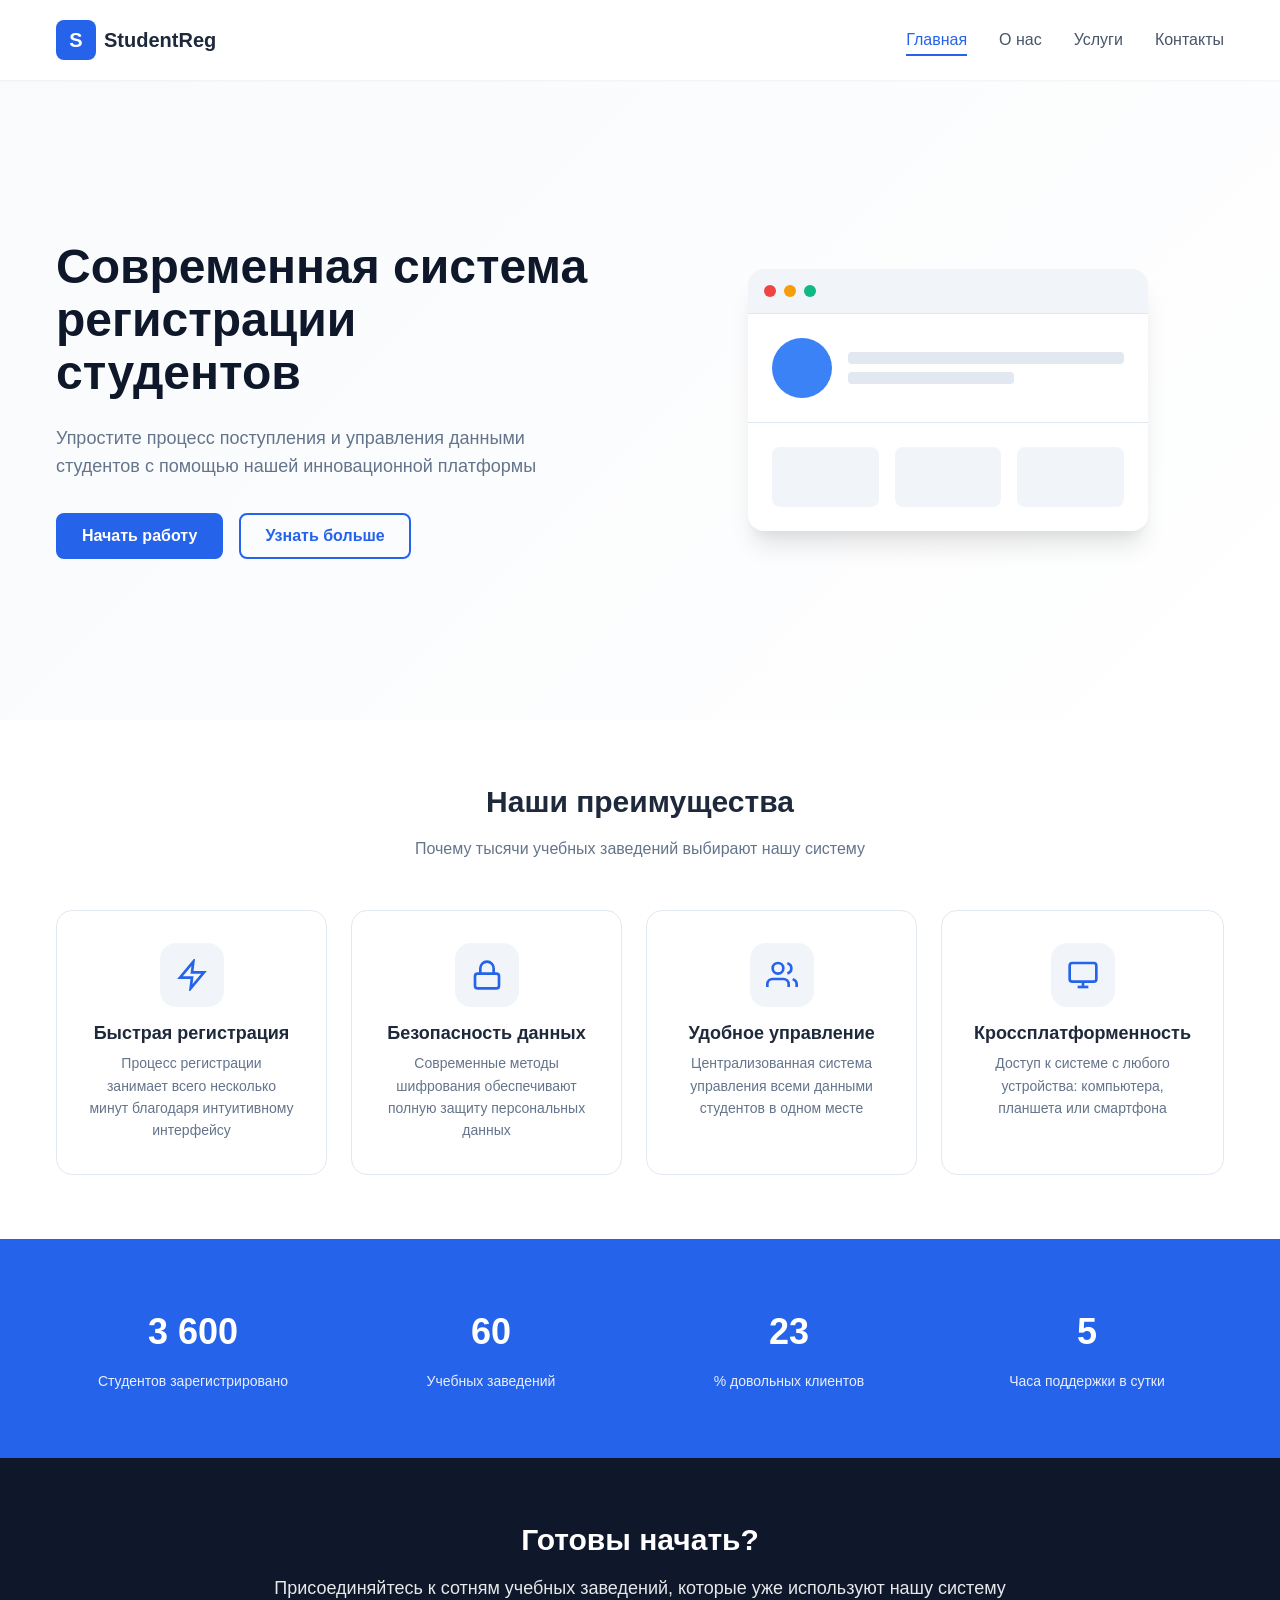
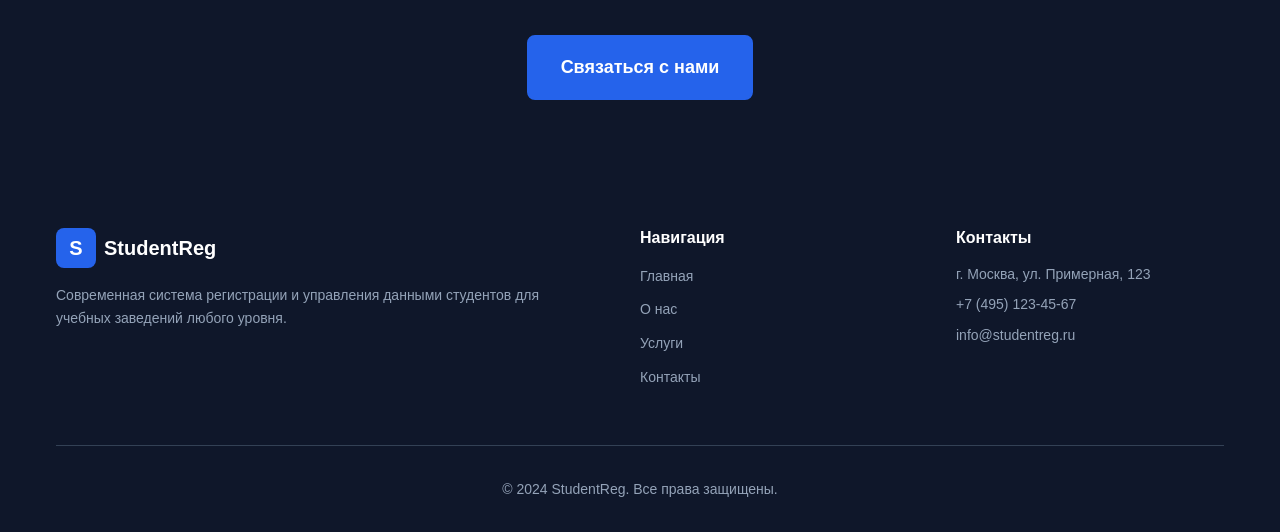
<file: public/github-pages-site/index.html>
<!DOCTYPE html>
<html lang="ru">
<head>
    <meta charset="UTF-8">
    <meta name="viewport" content="width=device-width, initial-scale=1.0">
    <title>StudentReg - Система регистрации студентов</title>
    <link rel="stylesheet" href="style.css">
</head>
<body>
    <!-- Шапка сайта -->
    <header class="header">
        <div class="container">
            <nav class="nav">
                <a href="index.html" class="logo">
                    <span class="logo-icon">S</span>
                    <span class="logo-text">StudentReg</span>
                </a>
                
                <button class="burger" id="burger" aria-label="Открыть меню">
                    <span></span>
                    <span></span>
                    <span></span>
                </button>
                
                <ul class="nav-list" id="navList">
                    <li><a href="index.html" class="nav-link active">Главная</a></li>
                    <li><a href="about.html" class="nav-link">О нас</a></li>
                    <li><a href="services.html" class="nav-link">Услуги</a></li>
                    <li><a href="contacts.html" class="nav-link">Контакты</a></li>
                </ul>
            </nav>
        </div>
    </header>

    <main>
        <!-- Hero секция -->
        <section class="hero">
            <div class="container">
                <div class="hero-content">
                    <h1 class="hero-title">Современная система регистрации студентов</h1>
                    <p class="hero-subtitle">Упростите процесс поступления и управления данными студентов с помощью нашей инновационной платформы</p>
                    <div class="hero-buttons">
                        <a href="services.html" class="btn btn-primary">Начать работу</a>
                        <a href="about.html" class="btn btn-secondary">Узнать больше</a>
                    </div>
                </div>
                <div class="hero-image">
                    <div class="hero-card">
                        <div class="card-header">
                            <div class="card-dot"></div>
                            <div class="card-dot"></div>
                            <div class="card-dot"></div>
                        </div>
                        <div class="card-content">
                            <div class="card-avatar"></div>
                            <div class="card-lines">
                                <div class="card-line"></div>
                                <div class="card-line short"></div>
                            </div>
                        </div>
                        <div class="card-stats">
                            <div class="stat-box"></div>
                            <div class="stat-box"></div>
                            <div class="stat-box"></div>
                        </div>
                    </div>
                </div>
            </div>
        </section>

        <!-- Преимущества -->
        <section class="features">
            <div class="container">
                <h2 class="section-title">Наши преимущества</h2>
                <p class="section-subtitle">Почему тысячи учебных заведений выбирают нашу систему</p>
                
                <div class="features-grid">
                    <div class="feature-card">
                        <div class="feature-icon">
                            <svg viewBox="0 0 24 24" fill="none" stroke="currentColor" stroke-width="2">
                                <path d="M13 2L3 14h9l-1 8 10-12h-9l1-8z"/>
                            </svg>
                        </div>
                        <h3 class="feature-title">Быстрая регистрация</h3>
                        <p class="feature-text">Процесс регистрации занимает всего несколько минут благодаря интуитивному интерфейсу</p>
                    </div>
                    
                    <div class="feature-card">
                        <div class="feature-icon">
                            <svg viewBox="0 0 24 24" fill="none" stroke="currentColor" stroke-width="2">
                                <rect x="3" y="11" width="18" height="11" rx="2" ry="2"/>
                                <path d="M7 11V7a5 5 0 0 1 10 0v4"/>
                            </svg>
                        </div>
                        <h3 class="feature-title">Безопасность данных</h3>
                        <p class="feature-text">Современные методы шифрования обеспечивают полную защиту персональных данных</p>
                    </div>
                    
                    <div class="feature-card">
                        <div class="feature-icon">
                            <svg viewBox="0 0 24 24" fill="none" stroke="currentColor" stroke-width="2">
                                <path d="M17 21v-2a4 4 0 0 0-4-4H5a4 4 0 0 0-4 4v2"/>
                                <circle cx="9" cy="7" r="4"/>
                                <path d="M23 21v-2a4 4 0 0 0-3-3.87"/>
                                <path d="M16 3.13a4 4 0 0 1 0 7.75"/>
                            </svg>
                        </div>
                        <h3 class="feature-title">Удобное управление</h3>
                        <p class="feature-text">Централизованная система управления всеми данными студентов в одном месте</p>
                    </div>
                    
                    <div class="feature-card">
                        <div class="feature-icon">
                            <svg viewBox="0 0 24 24" fill="none" stroke="currentColor" stroke-width="2">
                                <rect x="2" y="3" width="20" height="14" rx="2" ry="2"/>
                                <line x1="8" y1="21" x2="16" y2="21"/>
                                <line x1="12" y1="17" x2="12" y2="21"/>
                            </svg>
                        </div>
                        <h3 class="feature-title">Кроссплатформенность</h3>
                        <p class="feature-text">Доступ к системе с любого устройства: компьютера, планшета или смартфона</p>
                    </div>
                </div>
            </div>
        </section>

        <!-- Статистика -->
        <section class="stats">
            <div class="container">
                <div class="stats-grid">
                    <div class="stat-item">
                        <span class="stat-number" data-target="15000">0</span>
                        <span class="stat-label">Студентов зарегистрировано</span>
                    </div>
                    <div class="stat-item">
                        <span class="stat-number" data-target="250">0</span>
                        <span class="stat-label">Учебных заведений</span>
                    </div>
                    <div class="stat-item">
                        <span class="stat-number" data-target="98">0</span>
                        <span class="stat-label">% довольных клиентов</span>
                    </div>
                    <div class="stat-item">
                        <span class="stat-number" data-target="24">0</span>
                        <span class="stat-label">Часа поддержки в сутки</span>
                    </div>
                </div>
            </div>
        </section>

        <!-- Призыв к действию -->
        <section class="cta">
            <div class="container">
                <div class="cta-content">
                    <h2 class="cta-title">Готовы начать?</h2>
                    <p class="cta-text">Присоединяйтесь к сотням учебных заведений, которые уже используют нашу систему</p>
                    <a href="contacts.html" class="btn btn-primary btn-large">Связаться с нами</a>
                </div>
            </div>
        </section>
    </main>

    <!-- Подвал -->
    <footer class="footer">
        <div class="container">
            <div class="footer-grid">
                <div class="footer-col">
                    <a href="index.html" class="logo">
                        <span class="logo-icon">S</span>
                        <span class="logo-text">StudentReg</span>
                    </a>
                    <p class="footer-desc">Современная система регистрации и управления данными студентов для учебных заведений любого уровня.</p>
                </div>
                
                <div class="footer-col">
                    <h4 class="footer-title">Навигация</h4>
                    <ul class="footer-links">
                        <li><a href="index.html">Главная</a></li>
                        <li><a href="about.html">О нас</a></li>
                        <li><a href="services.html">Услуги</a></li>
                        <li><a href="contacts.html">Контакты</a></li>
                    </ul>
                </div>
                
                <div class="footer-col">
                    <h4 class="footer-title">Контакты</h4>
                    <ul class="footer-contacts">
                        <li>г. Москва, ул. Примерная, 123</li>
                        <li>+7 (495) 123-45-67</li>
                        <li>info@studentreg.ru</li>
                    </ul>
                </div>
            </div>
            
            <div class="footer-bottom">
                <p>&copy; 2024 StudentReg. Все права защищены.</p>
            </div>
        </div>
    </footer>

    <script src="script.js"></script>
</body>
</html>
</file>
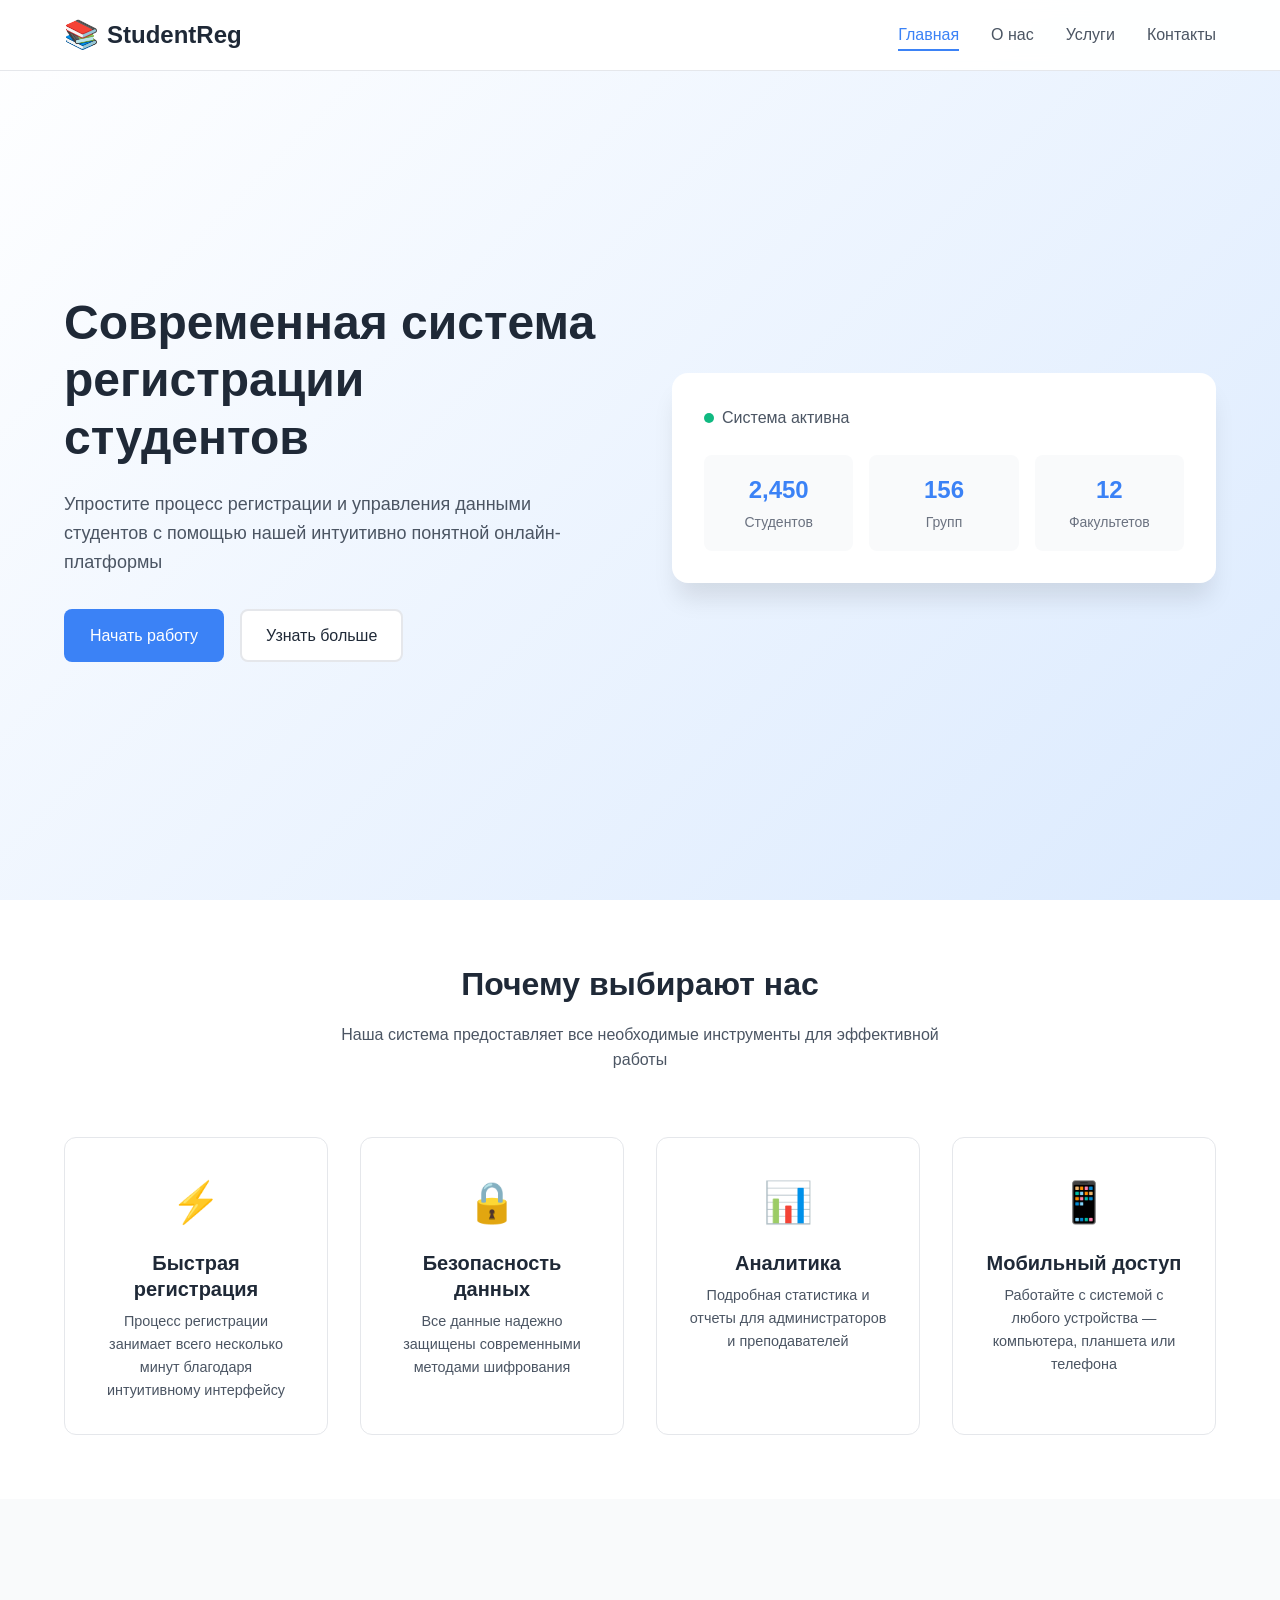
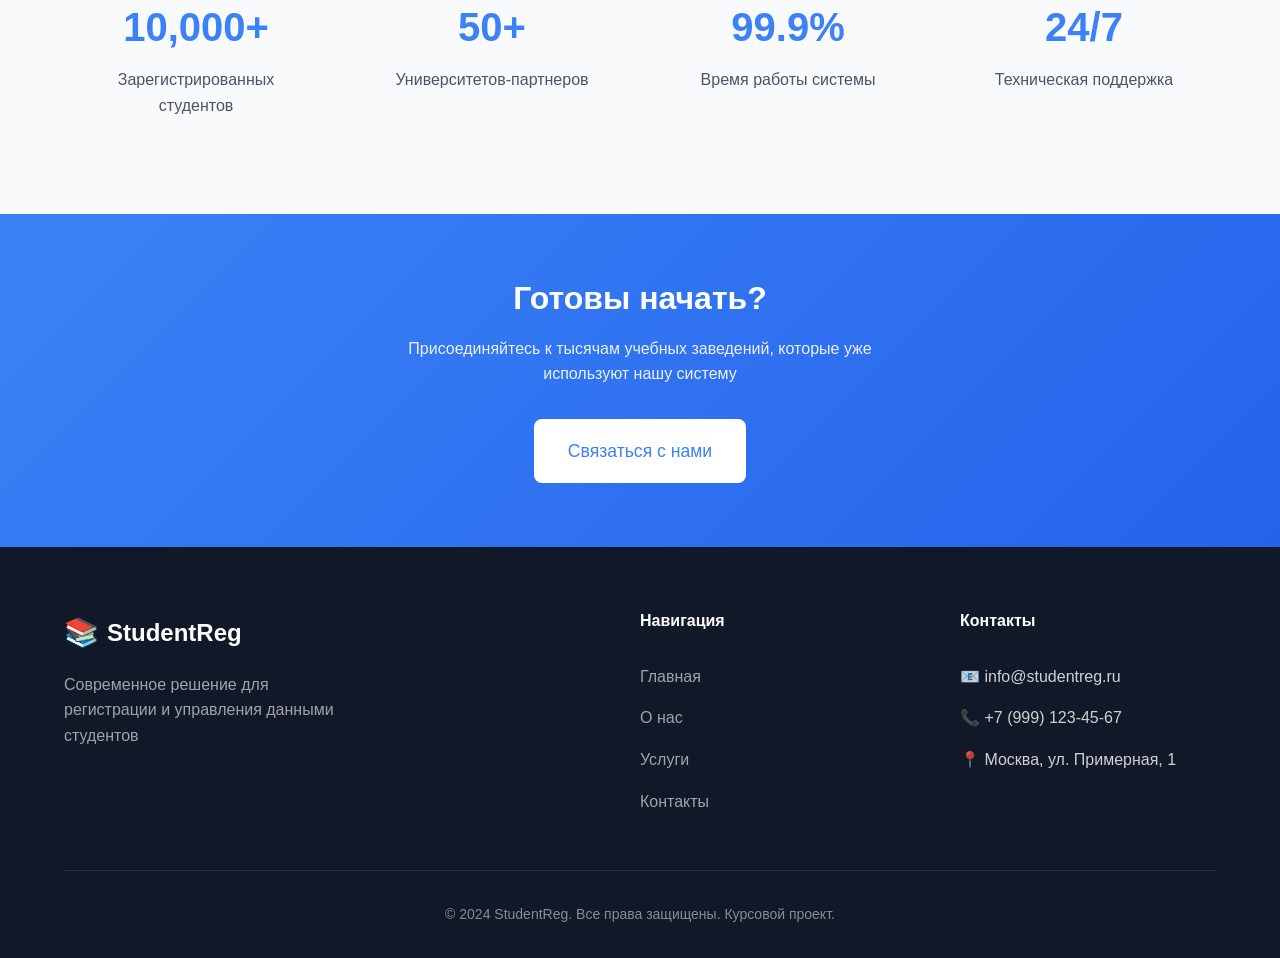
<file: public/student-registration/index.html>
<!DOCTYPE html>
<html lang="ru">
<head>
    <meta charset="UTF-8">
    <meta name="viewport" content="width=device-width, initial-scale=1.0">
    <title>StudentReg - Онлайн-система регистрации студентов</title>
    <link rel="stylesheet" href="style.css">
</head>
<body>
    <!-- Навигация -->
    <header class="header">
        <nav class="nav container">
            <a href="index.html" class="logo">
                <span class="logo-icon">📚</span>
                StudentReg
            </a>
            
            <!-- Кнопка мобильного меню -->
            <button class="mobile-menu-btn" aria-label="Открыть меню">
                <span></span>
                <span></span>
                <span></span>
            </button>
            
            <!-- Навигационные ссылки -->
            <ul class="nav-links">
                <li><a href="index.html" class="active">Главная</a></li>
                <li><a href="about.html">О нас</a></li>
                <li><a href="services.html">Услуги</a></li>
                <li><a href="contacts.html">Контакты</a></li>
            </ul>
        </nav>
    </header>

    <main>
        <!-- Hero секция -->
        <section class="hero">
            <div class="container hero-content">
                <div class="hero-text fade-in">
                    <h1>Современная система<br>регистрации студентов</h1>
                    <p>Упростите процесс регистрации и управления данными студентов с помощью нашей интуитивно понятной онлайн-платформы</p>
                    <div class="hero-buttons">
                        <a href="services.html" class="btn btn-primary">Начать работу</a>
                        <a href="about.html" class="btn btn-secondary">Узнать больше</a>
                    </div>
                </div>
                <div class="hero-image fade-in">
                    <div class="hero-card">
                        <div class="card-header">
                            <span class="status-dot"></span>
                            Система активна
                        </div>
                        <div class="card-stats">
                            <div class="stat">
                                <span class="stat-number">2,450</span>
                                <span class="stat-label">Студентов</span>
                            </div>
                            <div class="stat">
                                <span class="stat-number">156</span>
                                <span class="stat-label">Групп</span>
                            </div>
                            <div class="stat">
                                <span class="stat-number">12</span>
                                <span class="stat-label">Факультетов</span>
                            </div>
                        </div>
                    </div>
                </div>
            </div>
        </section>

        <!-- Секция преимуществ -->
        <section class="features">
            <div class="container">
                <div class="section-header fade-in">
                    <h2>Почему выбирают нас</h2>
                    <p>Наша система предоставляет все необходимые инструменты для эффективной работы</p>
                </div>
                
                <div class="features-grid">
                    <!-- Карточка 1 -->
                    <div class="feature-card fade-in">
                        <div class="feature-icon">⚡</div>
                        <h3>Быстрая регистрация</h3>
                        <p>Процесс регистрации занимает всего несколько минут благодаря интуитивному интерфейсу</p>
                    </div>
                    
                    <!-- Карточка 2 -->
                    <div class="feature-card fade-in">
                        <div class="feature-icon">🔒</div>
                        <h3>Безопасность данных</h3>
                        <p>Все данные надежно защищены современными методами шифрования</p>
                    </div>
                    
                    <!-- Карточка 3 -->
                    <div class="feature-card fade-in">
                        <div class="feature-icon">📊</div>
                        <h3>Аналитика</h3>
                        <p>Подробная статистика и отчеты для администраторов и преподавателей</p>
                    </div>
                    
                    <!-- Карточка 4 -->
                    <div class="feature-card fade-in">
                        <div class="feature-icon">📱</div>
                        <h3>Мобильный доступ</h3>
                        <p>Работайте с системой с любого устройства — компьютера, планшета или телефона</p>
                    </div>
                </div>
            </div>
        </section>

        <!-- Секция статистики -->
        <section class="stats-section">
            <div class="container">
                <div class="stats-grid">
                    <div class="stat-item fade-in">
                        <span class="stat-value">10,000+</span>
                        <span class="stat-text">Зарегистрированных студентов</span>
                    </div>
                    <div class="stat-item fade-in">
                        <span class="stat-value">50+</span>
                        <span class="stat-text">Университетов-партнеров</span>
                    </div>
                    <div class="stat-item fade-in">
                        <span class="stat-value">99.9%</span>
                        <span class="stat-text">Время работы системы</span>
                    </div>
                    <div class="stat-item fade-in">
                        <span class="stat-value">24/7</span>
                        <span class="stat-text">Техническая поддержка</span>
                    </div>
                </div>
            </div>
        </section>

        <!-- Призыв к действию -->
        <section class="cta-section">
            <div class="container">
                <div class="cta-content fade-in">
                    <h2>Готовы начать?</h2>
                    <p>Присоединяйтесь к тысячам учебных заведений, которые уже используют нашу систему</p>
                    <a href="contacts.html" class="btn btn-primary btn-large">Связаться с нами</a>
                </div>
            </div>
        </section>
    </main>

    <!-- Подвал сайта -->
    <footer class="footer">
        <div class="container">
            <div class="footer-grid">
                <div class="footer-brand">
                    <a href="index.html" class="logo">
                        <span class="logo-icon">📚</span>
                        StudentReg
                    </a>
                    <p>Современное решение для регистрации и управления данными студентов</p>
                </div>
                
                <div class="footer-links">
                    <h4>Навигация</h4>
                    <ul>
                        <li><a href="index.html">Главная</a></li>
                        <li><a href="about.html">О нас</a></li>
                        <li><a href="services.html">Услуги</a></li>
                        <li><a href="contacts.html">Контакты</a></li>
                    </ul>
                </div>
                
                <div class="footer-links">
                    <h4>Контакты</h4>
                    <ul>
                        <li>📧 info@studentreg.ru</li>
                        <li>📞 +7 (999) 123-45-67</li>
                        <li>📍 Москва, ул. Примерная, 1</li>
                    </ul>
                </div>
            </div>
            
            <div class="footer-bottom">
                <p>&copy; 2024 StudentReg. Все права защищены. Курсовой проект.</p>
            </div>
        </div>
    </footer>

    <script src="script.js"></script>
</body>
</html>
</file>
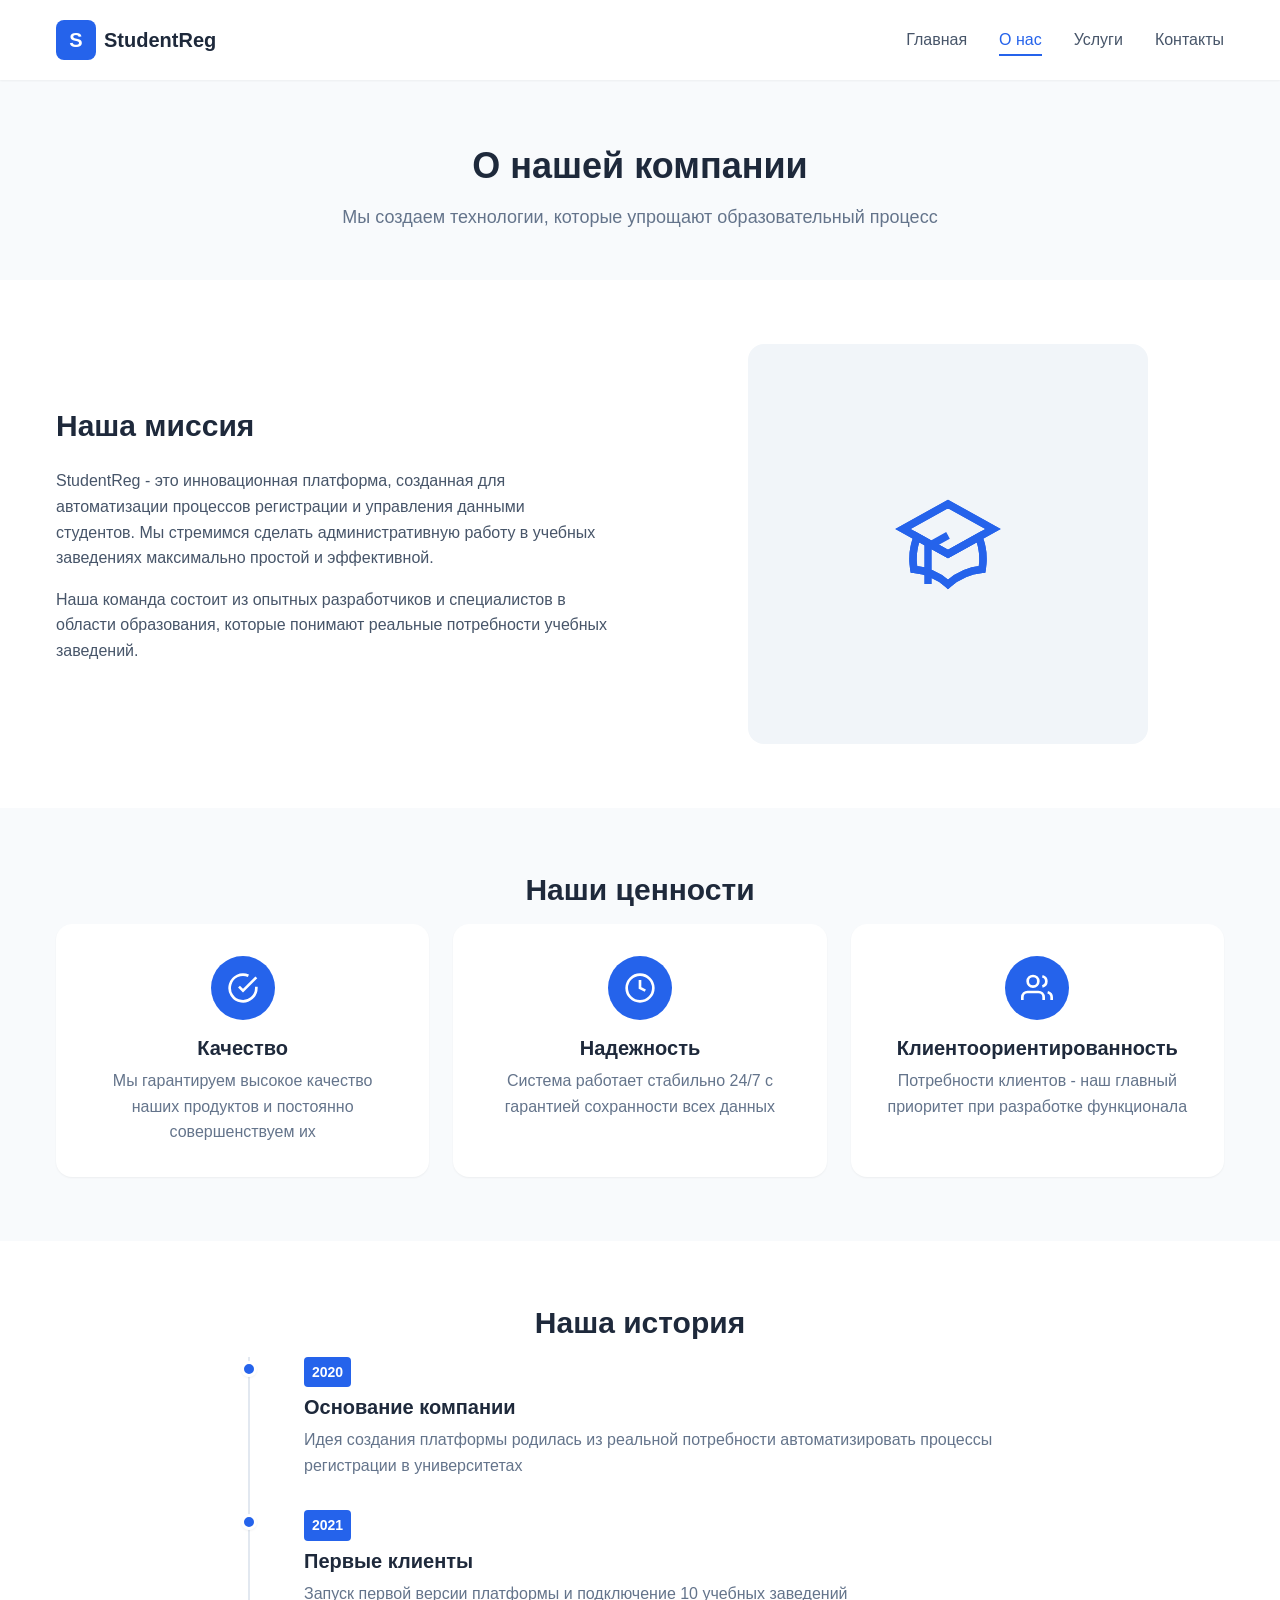
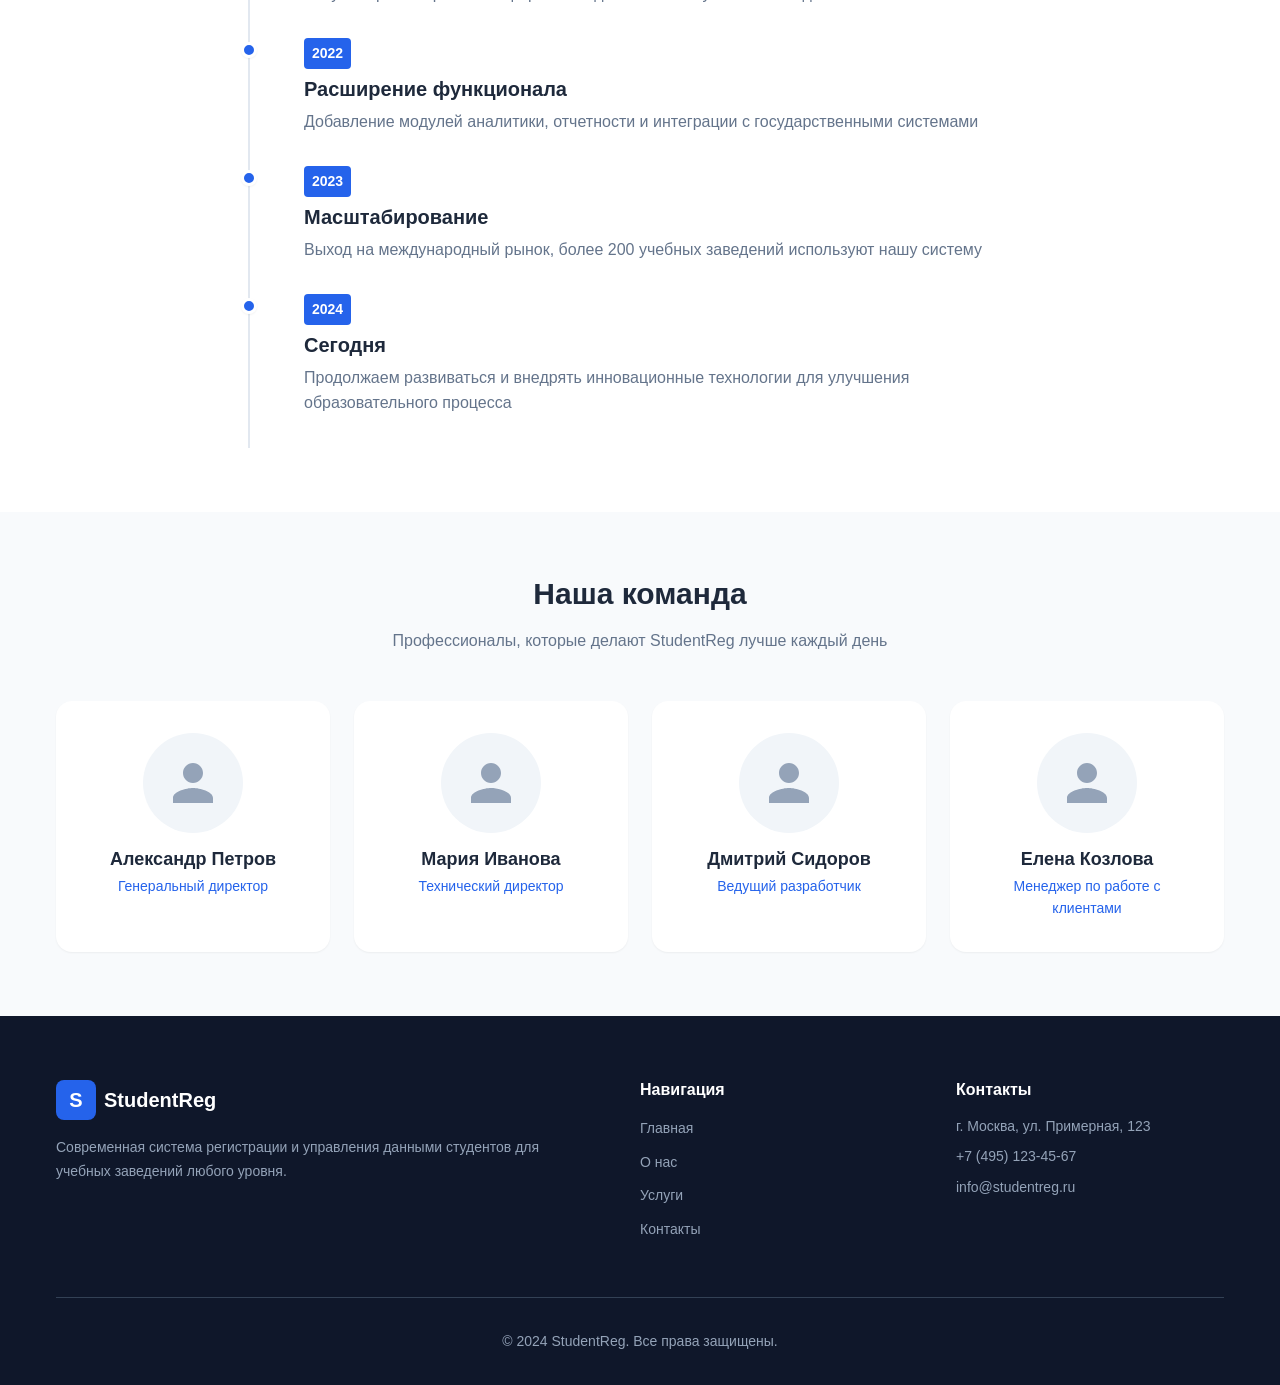
<file: public/github-pages-site/about.html>
<!DOCTYPE html>
<html lang="ru">
<head>
    <meta charset="UTF-8">
    <meta name="viewport" content="width=device-width, initial-scale=1.0">
    <title>О нас - StudentReg</title>
    <link rel="stylesheet" href="style.css">
</head>
<body>
    <!-- Шапка сайта -->
    <header class="header">
        <div class="container">
            <nav class="nav">
                <a href="index.html" class="logo">
                    <span class="logo-icon">S</span>
                    <span class="logo-text">StudentReg</span>
                </a>
                
                <button class="burger" id="burger" aria-label="Открыть меню">
                    <span></span>
                    <span></span>
                    <span></span>
                </button>
                
                <ul class="nav-list" id="navList">
                    <li><a href="index.html" class="nav-link">Главная</a></li>
                    <li><a href="about.html" class="nav-link active">О нас</a></li>
                    <li><a href="services.html" class="nav-link">Услуги</a></li>
                    <li><a href="contacts.html" class="nav-link">Контакты</a></li>
                </ul>
            </nav>
        </div>
    </header>

    <main>
        <!-- Заголовок страницы -->
        <section class="page-header">
            <div class="container">
                <h1 class="page-title">О нашей компании</h1>
                <p class="page-subtitle">Мы создаем технологии, которые упрощают образовательный процесс</p>
            </div>
        </section>

        <!-- О компании -->
        <section class="about-intro">
            <div class="container">
                <div class="about-grid">
                    <div class="about-content">
                        <h2>Наша миссия</h2>
                        <p>StudentReg - это инновационная платформа, созданная для автоматизации процессов регистрации и управления данными студентов. Мы стремимся сделать административную работу в учебных заведениях максимально простой и эффективной.</p>
                        <p>Наша команда состоит из опытных разработчиков и специалистов в области образования, которые понимают реальные потребности учебных заведений.</p>
                    </div>
                    <div class="about-image">
                        <div class="image-placeholder">
                            <svg viewBox="0 0 24 24" fill="none" stroke="currentColor" stroke-width="1.5">
                                <path d="M12 14l9-5-9-5-9 5 9 5z"/>
                                <path d="M12 14l6.16-3.422a12.083 12.083 0 01.665 6.479A11.952 11.952 0 0012 20.055a11.952 11.952 0 00-6.824-2.998 12.078 12.078 0 01.665-6.479L12 14z"/>
                                <path d="M12 14l9-5-9-5-9 5 9 5zm0 0l6.16-3.422a12.083 12.083 0 01.665 6.479A11.952 11.952 0 0012 20.055a11.952 11.952 0 00-6.824-2.998 12.078 12.078 0 01.665-6.479L12 14zm-4 6v-7.5l4-2.222"/>
                            </svg>
                        </div>
                    </div>
                </div>
            </div>
        </section>

        <!-- Ценности -->
        <section class="values">
            <div class="container">
                <h2 class="section-title">Наши ценности</h2>
                <div class="values-grid">
                    <div class="value-card">
                        <div class="value-icon">
                            <svg viewBox="0 0 24 24" fill="none" stroke="currentColor" stroke-width="2">
                                <path d="M22 11.08V12a10 10 0 1 1-5.93-9.14"/>
                                <polyline points="22 4 12 14.01 9 11.01"/>
                            </svg>
                        </div>
                        <h3>Качество</h3>
                        <p>Мы гарантируем высокое качество наших продуктов и постоянно совершенствуем их</p>
                    </div>
                    
                    <div class="value-card">
                        <div class="value-icon">
                            <svg viewBox="0 0 24 24" fill="none" stroke="currentColor" stroke-width="2">
                                <circle cx="12" cy="12" r="10"/>
                                <path d="M12 6v6l4 2"/>
                            </svg>
                        </div>
                        <h3>Надежность</h3>
                        <p>Система работает стабильно 24/7 с гарантией сохранности всех данных</p>
                    </div>
                    
                    <div class="value-card">
                        <div class="value-icon">
                            <svg viewBox="0 0 24 24" fill="none" stroke="currentColor" stroke-width="2">
                                <path d="M17 21v-2a4 4 0 0 0-4-4H5a4 4 0 0 0-4 4v2"/>
                                <circle cx="9" cy="7" r="4"/>
                                <path d="M23 21v-2a4 4 0 0 0-3-3.87"/>
                                <path d="M16 3.13a4 4 0 0 1 0 7.75"/>
                            </svg>
                        </div>
                        <h3>Клиентоориентированность</h3>
                        <p>Потребности клиентов - наш главный приоритет при разработке функционала</p>
                    </div>
                </div>
            </div>
        </section>

        <!-- История компании -->
        <section class="timeline-section">
            <div class="container">
                <h2 class="section-title">Наша история</h2>
                <div class="timeline">
                    <div class="timeline-item">
                        <div class="timeline-marker"></div>
                        <div class="timeline-content">
                            <span class="timeline-date">2020</span>
                            <h3>Основание компании</h3>
                            <p>Идея создания платформы родилась из реальной потребности автоматизировать процессы регистрации в университетах</p>
                        </div>
                    </div>
                    
                    <div class="timeline-item">
                        <div class="timeline-marker"></div>
                        <div class="timeline-content">
                            <span class="timeline-date">2021</span>
                            <h3>Первые клиенты</h3>
                            <p>Запуск первой версии платформы и подключение 10 учебных заведений</p>
                        </div>
                    </div>
                    
                    <div class="timeline-item">
                        <div class="timeline-marker"></div>
                        <div class="timeline-content">
                            <span class="timeline-date">2022</span>
                            <h3>Расширение функционала</h3>
                            <p>Добавление модулей аналитики, отчетности и интеграции с государственными системами</p>
                        </div>
                    </div>
                    
                    <div class="timeline-item">
                        <div class="timeline-marker"></div>
                        <div class="timeline-content">
                            <span class="timeline-date">2023</span>
                            <h3>Масштабирование</h3>
                            <p>Выход на международный рынок, более 200 учебных заведений используют нашу систему</p>
                        </div>
                    </div>
                    
                    <div class="timeline-item">
                        <div class="timeline-marker"></div>
                        <div class="timeline-content">
                            <span class="timeline-date">2024</span>
                            <h3>Сегодня</h3>
                            <p>Продолжаем развиваться и внедрять инновационные технологии для улучшения образовательного процесса</p>
                        </div>
                    </div>
                </div>
            </div>
        </section>

        <!-- Команда -->
        <section class="team">
            <div class="container">
                <h2 class="section-title">Наша команда</h2>
                <p class="section-subtitle">Профессионалы, которые делают StudentReg лучше каждый день</p>
                
                <div class="team-grid">
                    <div class="team-card">
                        <div class="team-avatar">
                            <svg viewBox="0 0 24 24" fill="currentColor">
                                <path d="M12 12c2.21 0 4-1.79 4-4s-1.79-4-4-4-4 1.79-4 4 1.79 4 4 4zm0 2c-2.67 0-8 1.34-8 4v2h16v-2c0-2.66-5.33-4-8-4z"/>
                            </svg>
                        </div>
                        <h3 class="team-name">Александр Петров</h3>
                        <p class="team-role">Генеральный директор</p>
                    </div>
                    
                    <div class="team-card">
                        <div class="team-avatar">
                            <svg viewBox="0 0 24 24" fill="currentColor">
                                <path d="M12 12c2.21 0 4-1.79 4-4s-1.79-4-4-4-4 1.79-4 4 1.79 4 4 4zm0 2c-2.67 0-8 1.34-8 4v2h16v-2c0-2.66-5.33-4-8-4z"/>
                            </svg>
                        </div>
                        <h3 class="team-name">Мария Иванова</h3>
                        <p class="team-role">Технический директор</p>
                    </div>
                    
                    <div class="team-card">
                        <div class="team-avatar">
                            <svg viewBox="0 0 24 24" fill="currentColor">
                                <path d="M12 12c2.21 0 4-1.79 4-4s-1.79-4-4-4-4 1.79-4 4 1.79 4 4 4zm0 2c-2.67 0-8 1.34-8 4v2h16v-2c0-2.66-5.33-4-8-4z"/>
                            </svg>
                        </div>
                        <h3 class="team-name">Дмитрий Сидоров</h3>
                        <p class="team-role">Ведущий разработчик</p>
                    </div>
                    
                    <div class="team-card">
                        <div class="team-avatar">
                            <svg viewBox="0 0 24 24" fill="currentColor">
                                <path d="M12 12c2.21 0 4-1.79 4-4s-1.79-4-4-4-4 1.79-4 4 1.79 4 4 4zm0 2c-2.67 0-8 1.34-8 4v2h16v-2c0-2.66-5.33-4-8-4z"/>
                            </svg>
                        </div>
                        <h3 class="team-name">Елена Козлова</h3>
                        <p class="team-role">Менеджер по работе с клиентами</p>
                    </div>
                </div>
            </div>
        </section>
    </main>

    <!-- Подвал -->
    <footer class="footer">
        <div class="container">
            <div class="footer-grid">
                <div class="footer-col">
                    <a href="index.html" class="logo">
                        <span class="logo-icon">S</span>
                        <span class="logo-text">StudentReg</span>
                    </a>
                    <p class="footer-desc">Современная система регистрации и управления данными студентов для учебных заведений любого уровня.</p>
                </div>
                
                <div class="footer-col">
                    <h4 class="footer-title">Навигация</h4>
                    <ul class="footer-links">
                        <li><a href="index.html">Главная</a></li>
                        <li><a href="about.html">О нас</a></li>
                        <li><a href="services.html">Услуги</a></li>
                        <li><a href="contacts.html">Контакты</a></li>
                    </ul>
                </div>
                
                <div class="footer-col">
                    <h4 class="footer-title">Контакты</h4>
                    <ul class="footer-contacts">
                        <li>г. Москва, ул. Примерная, 123</li>
                        <li>+7 (495) 123-45-67</li>
                        <li>info@studentreg.ru</li>
                    </ul>
                </div>
            </div>
            
            <div class="footer-bottom">
                <p>&copy; 2024 StudentReg. Все права защищены.</p>
            </div>
        </div>
    </footer>

    <script src="script.js"></script>
</body>
</html>
</file>
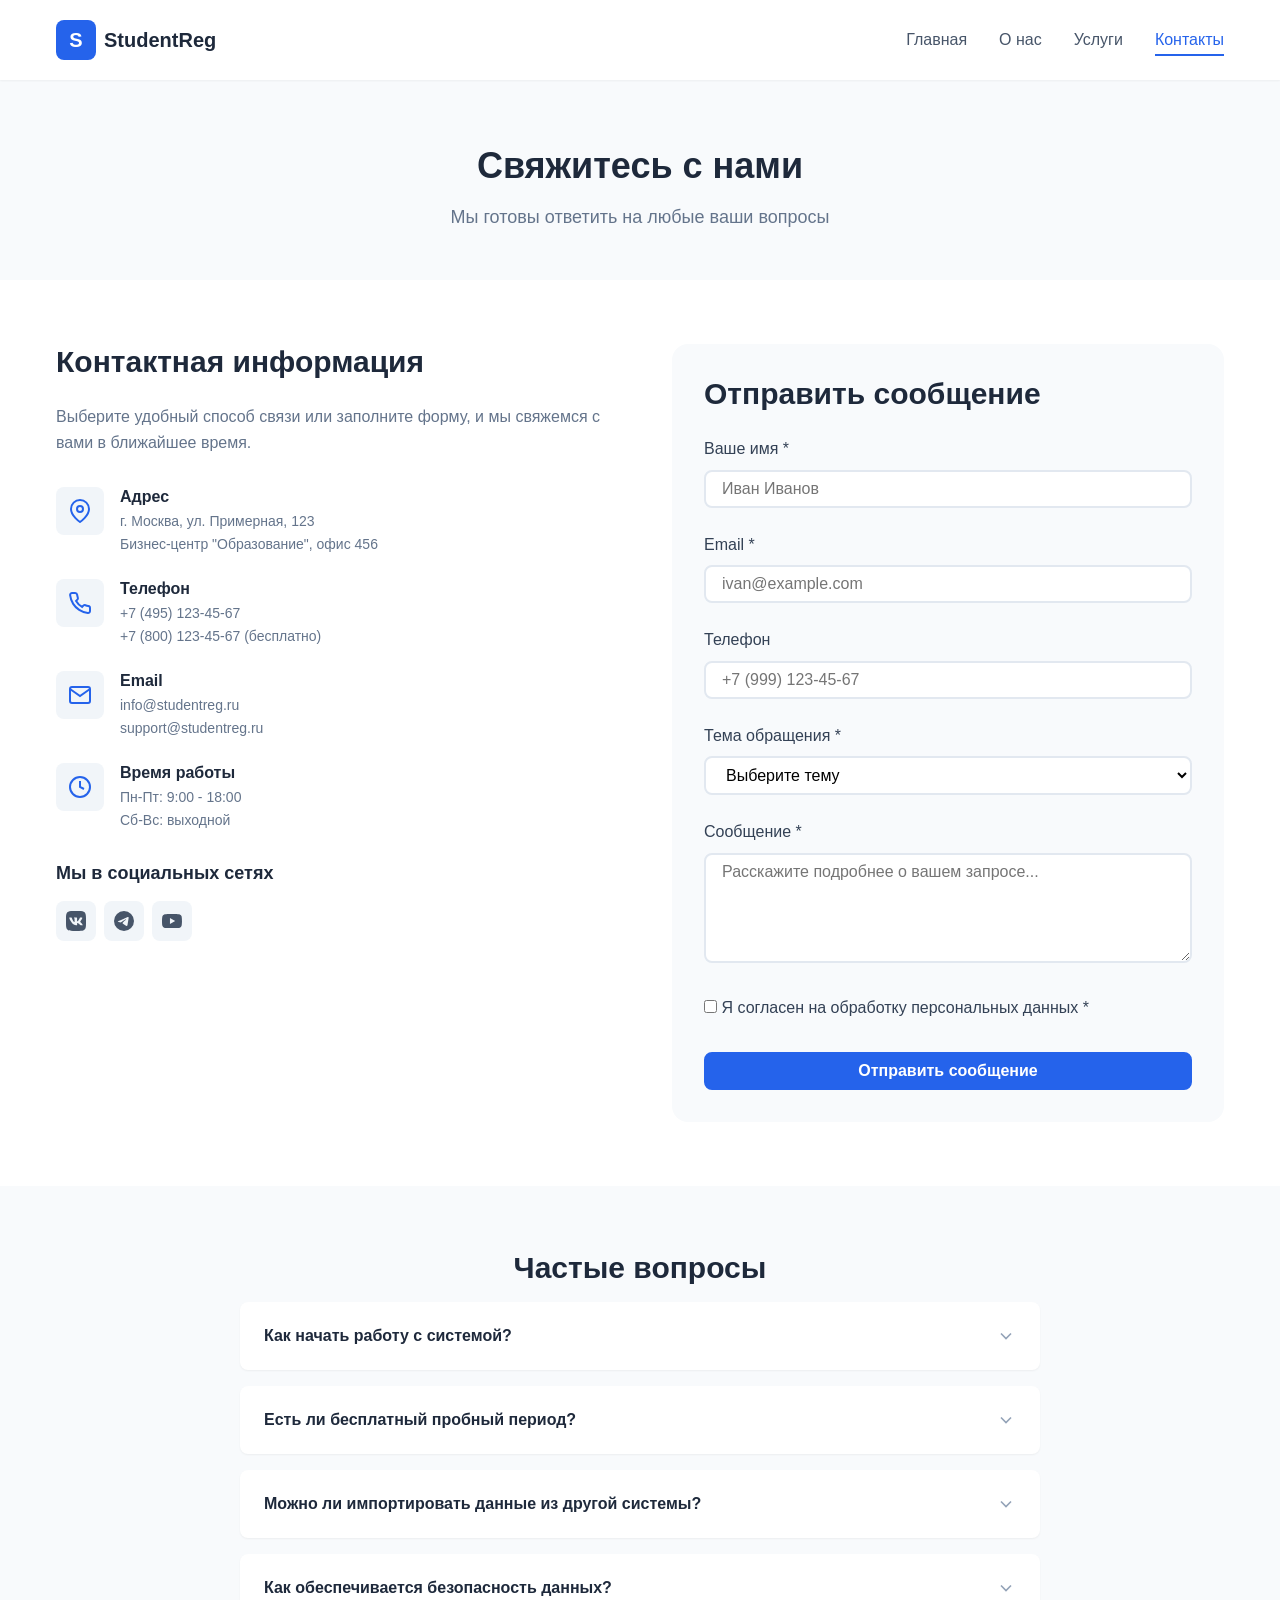
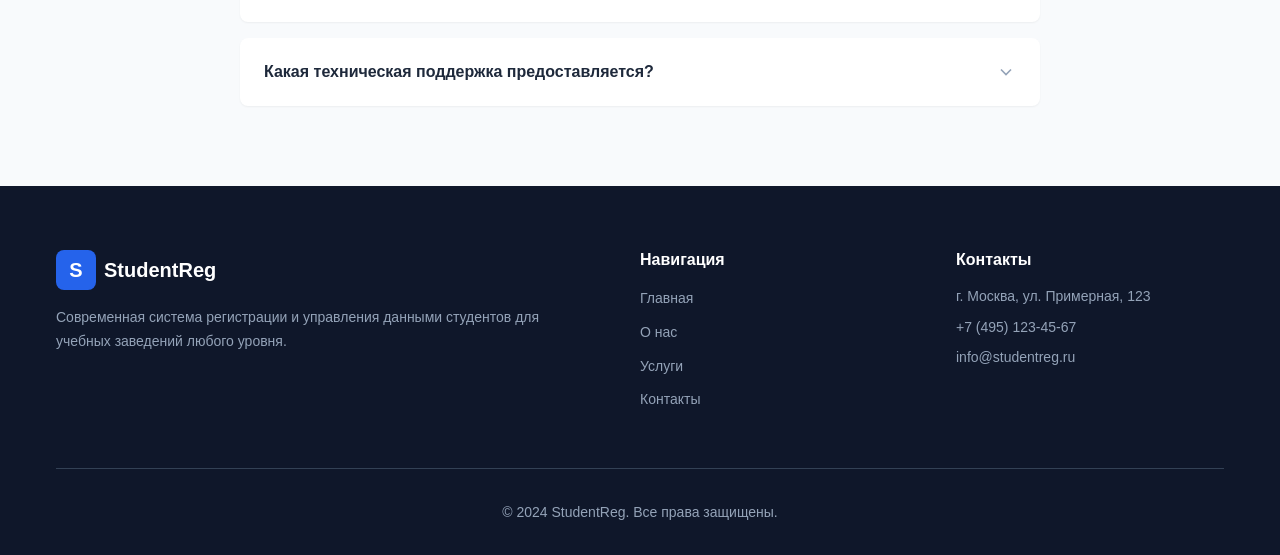
<file: public/github-pages-site/contacts.html>
<!DOCTYPE html>
<html lang="ru">
<head>
    <meta charset="UTF-8">
    <meta name="viewport" content="width=device-width, initial-scale=1.0">
    <title>Контакты - StudentReg</title>
    <link rel="stylesheet" href="style.css">
</head>
<body>
    <!-- Шапка сайта -->
    <header class="header">
        <div class="container">
            <nav class="nav">
                <a href="index.html" class="logo">
                    <span class="logo-icon">S</span>
                    <span class="logo-text">StudentReg</span>
                </a>
                
                <button class="burger" id="burger" aria-label="Открыть меню">
                    <span></span>
                    <span></span>
                    <span></span>
                </button>
                
                <ul class="nav-list" id="navList">
                    <li><a href="index.html" class="nav-link">Главная</a></li>
                    <li><a href="about.html" class="nav-link">О нас</a></li>
                    <li><a href="services.html" class="nav-link">Услуги</a></li>
                    <li><a href="contacts.html" class="nav-link active">Контакты</a></li>
                </ul>
            </nav>
        </div>
    </header>

    <main>
        <!-- Заголовок страницы -->
        <section class="page-header">
            <div class="container">
                <h1 class="page-title">Свяжитесь с нами</h1>
                <p class="page-subtitle">Мы готовы ответить на любые ваши вопросы</p>
            </div>
        </section>

        <!-- Контакты и форма -->
        <section class="contacts-section">
            <div class="container">
                <div class="contacts-grid">
                    <!-- Контактная информация -->
                    <div class="contacts-info">
                        <h2>Контактная информация</h2>
                        <p class="contacts-intro">Выберите удобный способ связи или заполните форму, и мы свяжемся с вами в ближайшее время.</p>
                        
                        <div class="contact-items">
                            <div class="contact-item">
                                <div class="contact-icon">
                                    <svg viewBox="0 0 24 24" fill="none" stroke="currentColor" stroke-width="2">
                                        <path d="M21 10c0 7-9 13-9 13s-9-6-9-13a9 9 0 0 1 18 0z"/>
                                        <circle cx="12" cy="10" r="3"/>
                                    </svg>
                                </div>
                                <div class="contact-text">
                                    <h4>Адрес</h4>
                                    <p>г. Москва, ул. Примерная, 123<br>Бизнес-центр "Образование", офис 456</p>
                                </div>
                            </div>
                            
                            <div class="contact-item">
                                <div class="contact-icon">
                                    <svg viewBox="0 0 24 24" fill="none" stroke="currentColor" stroke-width="2">
                                        <path d="M22 16.92v3a2 2 0 0 1-2.18 2 19.79 19.79 0 0 1-8.63-3.07 19.5 19.5 0 0 1-6-6 19.79 19.79 0 0 1-3.07-8.67A2 2 0 0 1 4.11 2h3a2 2 0 0 1 2 1.72 12.84 12.84 0 0 0 .7 2.81 2 2 0 0 1-.45 2.11L8.09 9.91a16 16 0 0 0 6 6l1.27-1.27a2 2 0 0 1 2.11-.45 12.84 12.84 0 0 0 2.81.7A2 2 0 0 1 22 16.92z"/>
                                    </svg>
                                </div>
                                <div class="contact-text">
                                    <h4>Телефон</h4>
                                    <p>+7 (495) 123-45-67<br>+7 (800) 123-45-67 (бесплатно)</p>
                                </div>
                            </div>
                            
                            <div class="contact-item">
                                <div class="contact-icon">
                                    <svg viewBox="0 0 24 24" fill="none" stroke="currentColor" stroke-width="2">
                                        <path d="M4 4h16c1.1 0 2 .9 2 2v12c0 1.1-.9 2-2 2H4c-1.1 0-2-.9-2-2V6c0-1.1.9-2 2-2z"/>
                                        <polyline points="22,6 12,13 2,6"/>
                                    </svg>
                                </div>
                                <div class="contact-text">
                                    <h4>Email</h4>
                                    <p>info@studentreg.ru<br>support@studentreg.ru</p>
                                </div>
                            </div>
                            
                            <div class="contact-item">
                                <div class="contact-icon">
                                    <svg viewBox="0 0 24 24" fill="none" stroke="currentColor" stroke-width="2">
                                        <circle cx="12" cy="12" r="10"/>
                                        <polyline points="12 6 12 12 16 14"/>
                                    </svg>
                                </div>
                                <div class="contact-text">
                                    <h4>Время работы</h4>
                                    <p>Пн-Пт: 9:00 - 18:00<br>Сб-Вс: выходной</p>
                                </div>
                            </div>
                        </div>
                        
                        <div class="social-links">
                            <h4>Мы в социальных сетях</h4>
                            <div class="social-icons">
                                <a href="#" class="social-icon" aria-label="ВКонтакте">
                                    <svg viewBox="0 0 24 24" fill="currentColor">
                                        <path d="M15.684 0H8.316C1.592 0 0 1.592 0 8.316v7.368C0 22.408 1.592 24 8.316 24h7.368C22.408 24 24 22.408 24 15.684V8.316C24 1.592 22.408 0 15.684 0zm3.692 17.123h-1.744c-.66 0-.864-.525-2.05-1.727-1.033-1-1.49-1.135-1.744-1.135-.356 0-.458.102-.458.593v1.575c0 .424-.135.678-1.253.678-1.846 0-3.896-1.118-5.335-3.202C4.624 10.857 4 8.89 4 8.432c0-.254.102-.491.593-.491h1.744c.44 0 .61.203.78.678.847 2.49 2.27 4.675 2.853 4.675.22 0 .322-.102.322-.66V9.9c-.068-1.186-.695-1.287-.695-1.71 0-.203.17-.407.44-.407h2.744c.373 0 .508.203.508.643v3.473c0 .372.17.508.271.508.22 0 .407-.136.813-.542 1.254-1.406 2.151-3.574 2.151-3.574.119-.254.322-.491.763-.491h1.744c.525 0 .644.27.525.643-.22 1.017-2.354 4.031-2.354 4.031-.186.305-.254.44 0 .78.186.254.796.779 1.203 1.253.745.847 1.32 1.558 1.473 2.05.17.492-.085.745-.576.745z"/>
                                    </svg>
                                </a>
                                <a href="#" class="social-icon" aria-label="Telegram">
                                    <svg viewBox="0 0 24 24" fill="currentColor">
                                        <path d="M11.944 0A12 12 0 0 0 0 12a12 12 0 0 0 12 12 12 12 0 0 0 12-12A12 12 0 0 0 12 0a12 12 0 0 0-.056 0zm4.962 7.224c.1-.002.321.023.465.14a.506.506 0 0 1 .171.325c.016.093.036.306.02.472-.18 1.898-.962 6.502-1.36 8.627-.168.9-.499 1.201-.82 1.23-.696.065-1.225-.46-1.9-.902-1.056-.693-1.653-1.124-2.678-1.8-1.185-.78-.417-1.21.258-1.91.177-.184 3.247-2.977 3.307-3.23.007-.032.014-.15-.056-.212s-.174-.041-.249-.024c-.106.024-1.793 1.14-5.061 3.345-.48.33-.913.49-1.302.48-.428-.008-1.252-.241-1.865-.44-.752-.245-1.349-.374-1.297-.789.027-.216.325-.437.893-.663 3.498-1.524 5.83-2.529 6.998-3.014 3.332-1.386 4.025-1.627 4.476-1.635z"/>
                                    </svg>
                                </a>
                                <a href="#" class="social-icon" aria-label="YouTube">
                                    <svg viewBox="0 0 24 24" fill="currentColor">
                                        <path d="M23.498 6.186a3.016 3.016 0 0 0-2.122-2.136C19.505 3.545 12 3.545 12 3.545s-7.505 0-9.377.505A3.017 3.017 0 0 0 .502 6.186C0 8.07 0 12 0 12s0 3.93.502 5.814a3.016 3.016 0 0 0 2.122 2.136c1.871.505 9.376.505 9.376.505s7.505 0 9.377-.505a3.015 3.015 0 0 0 2.122-2.136C24 15.93 24 12 24 12s0-3.93-.502-5.814zM9.545 15.568V8.432L15.818 12l-6.273 3.568z"/>
                                    </svg>
                                </a>
                            </div>
                        </div>
                    </div>
                    
                    <!-- Форма обратной связи -->
                    <div class="contact-form-wrapper">
                        <h2>Отправить сообщение</h2>
                        <form class="contact-form" id="contactForm">
                            <div class="form-group">
                                <label for="name">Ваше имя *</label>
                                <input type="text" id="name" name="name" required placeholder="Иван Иванов">
                                <span class="error-message" id="nameError"></span>
                            </div>
                            
                            <div class="form-group">
                                <label for="email">Email *</label>
                                <input type="email" id="email" name="email" required placeholder="ivan@example.com">
                                <span class="error-message" id="emailError"></span>
                            </div>
                            
                            <div class="form-group">
                                <label for="phone">Телефон</label>
                                <input type="tel" id="phone" name="phone" placeholder="+7 (999) 123-45-67">
                                <span class="error-message" id="phoneError"></span>
                            </div>
                            
                            <div class="form-group">
                                <label for="subject">Тема обращения *</label>
                                <select id="subject" name="subject" required>
                                    <option value="">Выберите тему</option>
                                    <option value="demo">Запрос демонстрации</option>
                                    <option value="pricing">Вопрос о ценах</option>
                                    <option value="support">Техническая поддержка</option>
                                    <option value="partnership">Партнерство</option>
                                    <option value="other">Другое</option>
                                </select>
                                <span class="error-message" id="subjectError"></span>
                            </div>
                            
                            <div class="form-group">
                                <label for="message">Сообщение *</label>
                                <textarea id="message" name="message" rows="5" required placeholder="Расскажите подробнее о вашем запросе..."></textarea>
                                <span class="error-message" id="messageError"></span>
                            </div>
                            
                            <div class="form-group checkbox-group">
                                <label class="checkbox-label">
                                    <input type="checkbox" id="agree" name="agree" required>
                                    <span class="checkmark"></span>
                                    <span>Я согласен на обработку персональных данных *</span>
                                </label>
                                <span class="error-message" id="agreeError"></span>
                            </div>
                            
                            <button type="submit" class="btn btn-primary btn-block">Отправить сообщение</button>
                        </form>
                        
                        <div class="form-success" id="formSuccess">
                            <svg viewBox="0 0 24 24" fill="none" stroke="currentColor" stroke-width="2">
                                <path d="M22 11.08V12a10 10 0 1 1-5.93-9.14"/>
                                <polyline points="22 4 12 14.01 9 11.01"/>
                            </svg>
                            <h3>Спасибо за обращение!</h3>
                            <p>Мы получили ваше сообщение и свяжемся с вами в ближайшее время.</p>
                        </div>
                    </div>
                </div>
            </div>
        </section>

        <!-- FAQ -->
        <section class="faq">
            <div class="container">
                <h2 class="section-title">Частые вопросы</h2>
                
                <div class="faq-list">
                    <div class="faq-item">
                        <button class="faq-question">
                            <span>Как начать работу с системой?</span>
                            <svg viewBox="0 0 24 24" fill="none" stroke="currentColor" stroke-width="2">
                                <polyline points="6 9 12 15 18 9"/>
                            </svg>
                        </button>
                        <div class="faq-answer">
                            <p>Для начала работы свяжитесь с нами через форму или по телефону. Наш менеджер проведет презентацию системы, поможет выбрать подходящий тариф и настроить платформу под ваши нужды.</p>
                        </div>
                    </div>
                    
                    <div class="faq-item">
                        <button class="faq-question">
                            <span>Есть ли бесплатный пробный период?</span>
                            <svg viewBox="0 0 24 24" fill="none" stroke="currentColor" stroke-width="2">
                                <polyline points="6 9 12 15 18 9"/>
                            </svg>
                        </button>
                        <div class="faq-answer">
                            <p>Да, мы предоставляем 14-дневный бесплатный пробный период с полным доступом ко всем функциям системы. Это позволит вам оценить возможности платформы перед принятием решения.</p>
                        </div>
                    </div>
                    
                    <div class="faq-item">
                        <button class="faq-question">
                            <span>Можно ли импортировать данные из другой системы?</span>
                            <svg viewBox="0 0 24 24" fill="none" stroke="currentColor" stroke-width="2">
                                <polyline points="6 9 12 15 18 9"/>
                            </svg>
                        </button>
                        <div class="faq-answer">
                            <p>Да, мы поддерживаем импорт данных из большинства популярных систем управления учебными заведениями. Наша команда поможет с миграцией данных и обеспечит целостность информации.</p>
                        </div>
                    </div>
                    
                    <div class="faq-item">
                        <button class="faq-question">
                            <span>Как обеспечивается безопасность данных?</span>
                            <svg viewBox="0 0 24 24" fill="none" stroke="currentColor" stroke-width="2">
                                <polyline points="6 9 12 15 18 9"/>
                            </svg>
                        </button>
                        <div class="faq-answer">
                            <p>Мы используем современные методы шифрования данных, регулярное резервное копирование, двухфакторную аутентификацию и соответствуем требованиям законодательства о персональных данных (ФЗ-152).</p>
                        </div>
                    </div>
                    
                    <div class="faq-item">
                        <button class="faq-question">
                            <span>Какая техническая поддержка предоставляется?</span>
                            <svg viewBox="0 0 24 24" fill="none" stroke="currentColor" stroke-width="2">
                                <polyline points="6 9 12 15 18 9"/>
                            </svg>
                        </button>
                        <div class="faq-answer">
                            <p>В зависимости от тарифа предоставляется email-поддержка, приоритетная поддержка по телефону или персональный менеджер. Время ответа от 2 до 24 часов в зависимости от срочности обращения.</p>
                        </div>
                    </div>
                </div>
            </div>
        </section>
    </main>

    <!-- Подвал -->
    <footer class="footer">
        <div class="container">
            <div class="footer-grid">
                <div class="footer-col">
                    <a href="index.html" class="logo">
                        <span class="logo-icon">S</span>
                        <span class="logo-text">StudentReg</span>
                    </a>
                    <p class="footer-desc">Современная система регистрации и управления данными студентов для учебных заведений любого уровня.</p>
                </div>
                
                <div class="footer-col">
                    <h4 class="footer-title">Навигация</h4>
                    <ul class="footer-links">
                        <li><a href="index.html">Главная</a></li>
                        <li><a href="about.html">О нас</a></li>
                        <li><a href="services.html">Услуги</a></li>
                        <li><a href="contacts.html">Контакты</a></li>
                    </ul>
                </div>
                
                <div class="footer-col">
                    <h4 class="footer-title">Контакты</h4>
                    <ul class="footer-contacts">
                        <li>г. Москва, ул. Примерная, 123</li>
                        <li>+7 (495) 123-45-67</li>
                        <li>info@studentreg.ru</li>
                    </ul>
                </div>
            </div>
            
            <div class="footer-bottom">
                <p>&copy; 2024 StudentReg. Все права защищены.</p>
            </div>
        </div>
    </footer>

    <script src="script.js"></script>
</body>
</html>
</file>
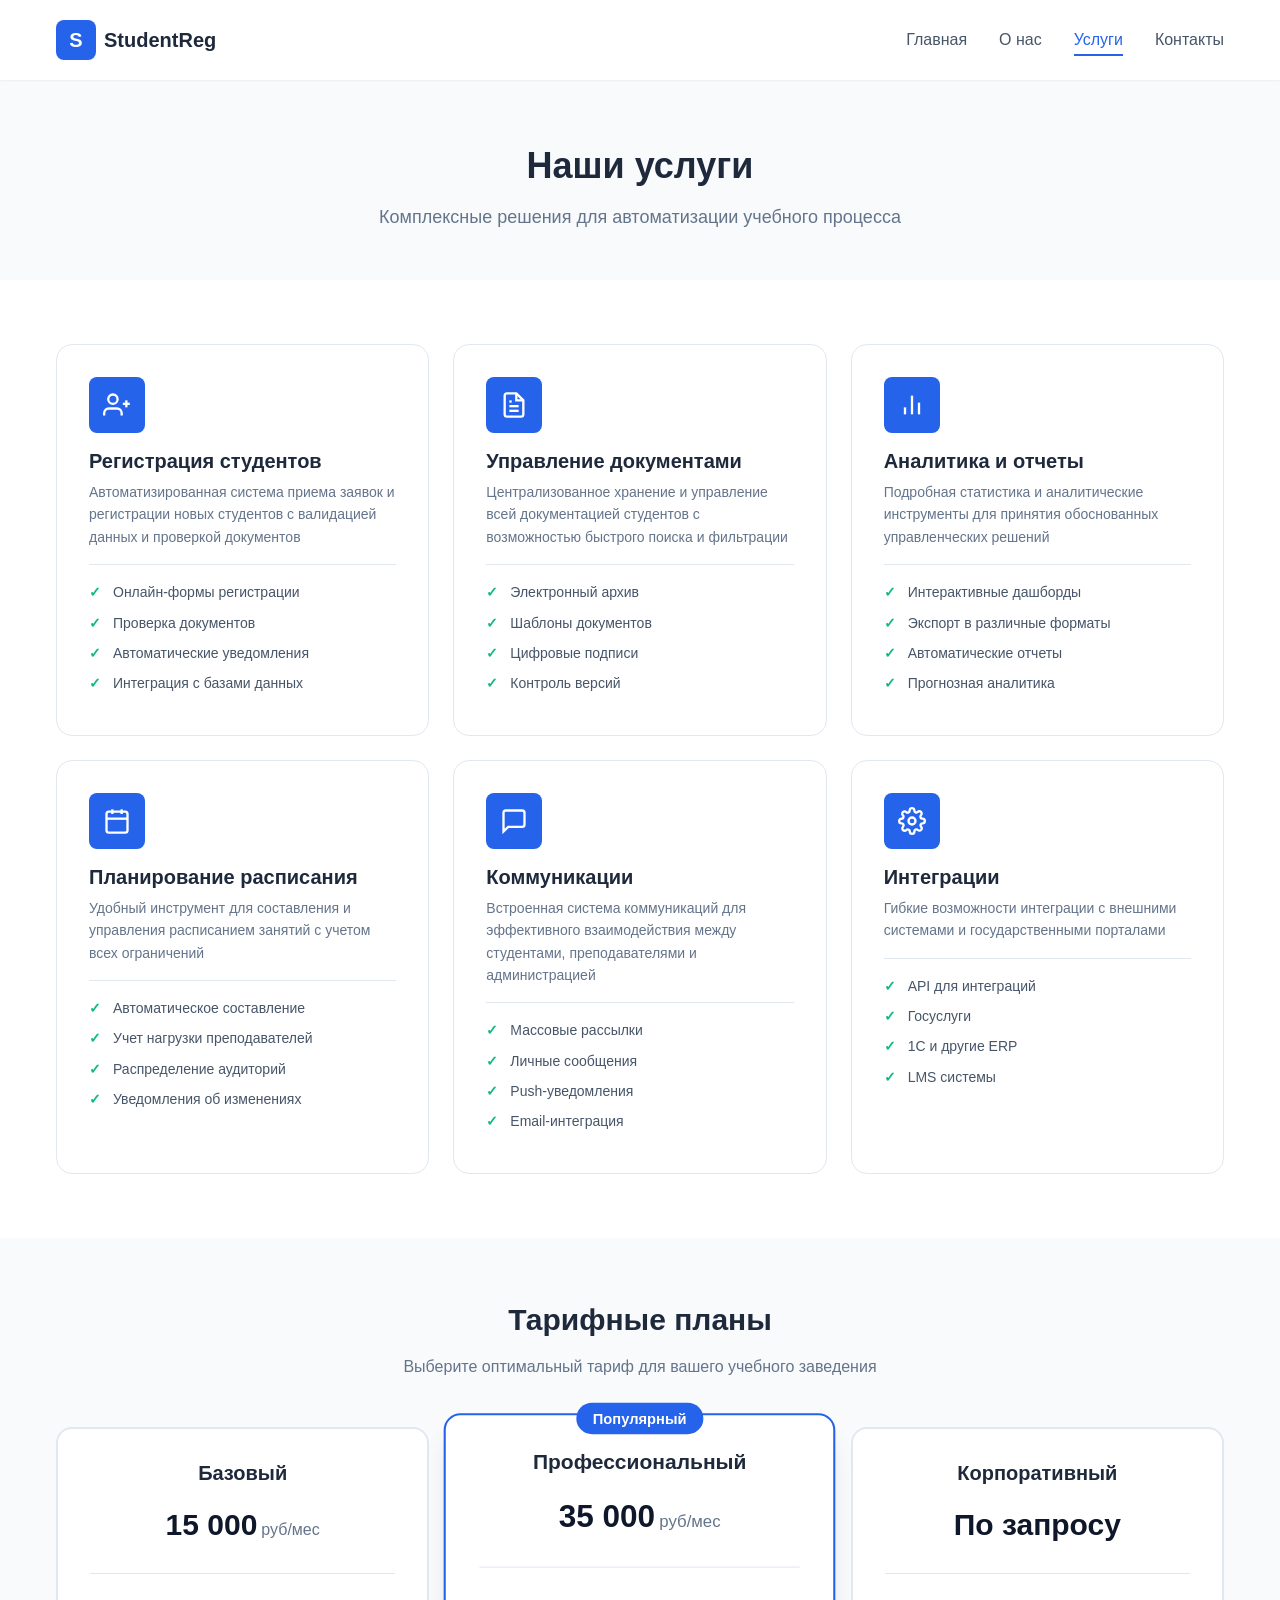
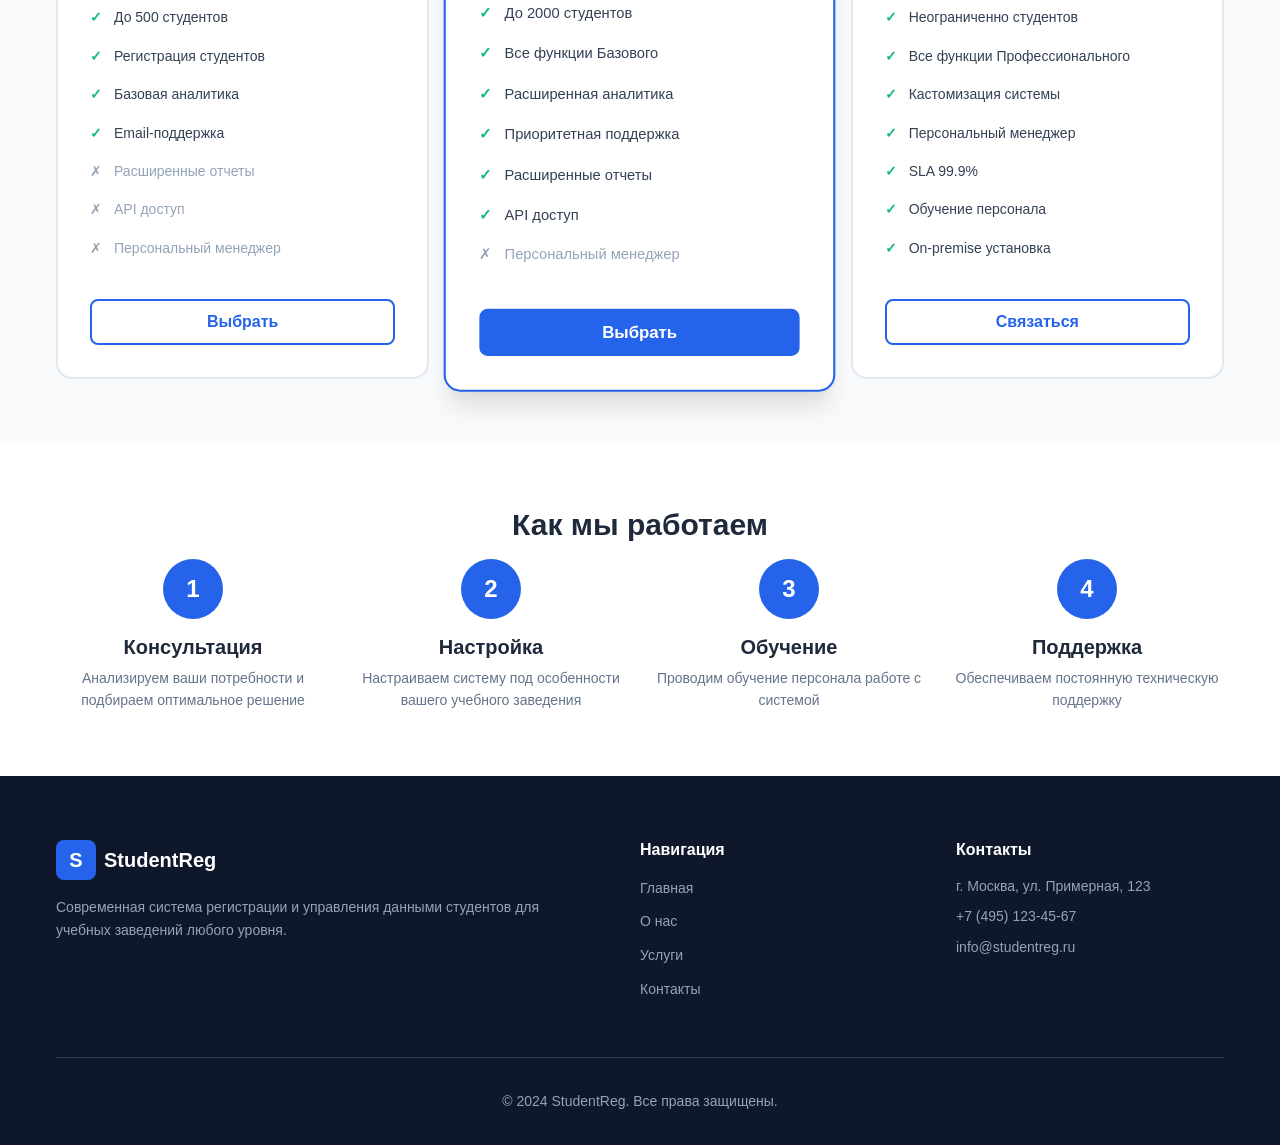
<file: public/github-pages-site/services.html>
<!DOCTYPE html>
<html lang="ru">
<head>
    <meta charset="UTF-8">
    <meta name="viewport" content="width=device-width, initial-scale=1.0">
    <title>Услуги - StudentReg</title>
    <link rel="stylesheet" href="style.css">
</head>
<body>
    <!-- Шапка сайта -->
    <header class="header">
        <div class="container">
            <nav class="nav">
                <a href="index.html" class="logo">
                    <span class="logo-icon">S</span>
                    <span class="logo-text">StudentReg</span>
                </a>
                
                <button class="burger" id="burger" aria-label="Открыть меню">
                    <span></span>
                    <span></span>
                    <span></span>
                </button>
                
                <ul class="nav-list" id="navList">
                    <li><a href="index.html" class="nav-link">Главная</a></li>
                    <li><a href="about.html" class="nav-link">О нас</a></li>
                    <li><a href="services.html" class="nav-link active">Услуги</a></li>
                    <li><a href="contacts.html" class="nav-link">Контакты</a></li>
                </ul>
            </nav>
        </div>
    </header>

    <main>
        <!-- Заголовок страницы -->
        <section class="page-header">
            <div class="container">
                <h1 class="page-title">Наши услуги</h1>
                <p class="page-subtitle">Комплексные решения для автоматизации учебного процесса</p>
            </div>
        </section>

        <!-- Основные услуги -->
        <section class="services-main">
            <div class="container">
                <div class="services-grid">
                    <div class="service-card">
                        <div class="service-icon">
                            <svg viewBox="0 0 24 24" fill="none" stroke="currentColor" stroke-width="2">
                                <path d="M16 21v-2a4 4 0 0 0-4-4H5a4 4 0 0 0-4 4v2"/>
                                <circle cx="8.5" cy="7" r="4"/>
                                <line x1="20" y1="8" x2="20" y2="14"/>
                                <line x1="23" y1="11" x2="17" y2="11"/>
                            </svg>
                        </div>
                        <h3 class="service-title">Регистрация студентов</h3>
                        <p class="service-desc">Автоматизированная система приема заявок и регистрации новых студентов с валидацией данных и проверкой документов</p>
                        <ul class="service-features">
                            <li>Онлайн-формы регистрации</li>
                            <li>Проверка документов</li>
                            <li>Автоматические уведомления</li>
                            <li>Интеграция с базами данных</li>
                        </ul>
                    </div>
                    
                    <div class="service-card">
                        <div class="service-icon">
                            <svg viewBox="0 0 24 24" fill="none" stroke="currentColor" stroke-width="2">
                                <path d="M14 2H6a2 2 0 0 0-2 2v16a2 2 0 0 0 2 2h12a2 2 0 0 0 2-2V8z"/>
                                <polyline points="14 2 14 8 20 8"/>
                                <line x1="16" y1="13" x2="8" y2="13"/>
                                <line x1="16" y1="17" x2="8" y2="17"/>
                                <polyline points="10 9 9 9 8 9"/>
                            </svg>
                        </div>
                        <h3 class="service-title">Управление документами</h3>
                        <p class="service-desc">Централизованное хранение и управление всей документацией студентов с возможностью быстрого поиска и фильтрации</p>
                        <ul class="service-features">
                            <li>Электронный архив</li>
                            <li>Шаблоны документов</li>
                            <li>Цифровые подписи</li>
                            <li>Контроль версий</li>
                        </ul>
                    </div>
                    
                    <div class="service-card">
                        <div class="service-icon">
                            <svg viewBox="0 0 24 24" fill="none" stroke="currentColor" stroke-width="2">
                                <line x1="18" y1="20" x2="18" y2="10"/>
                                <line x1="12" y1="20" x2="12" y2="4"/>
                                <line x1="6" y1="20" x2="6" y2="14"/>
                            </svg>
                        </div>
                        <h3 class="service-title">Аналитика и отчеты</h3>
                        <p class="service-desc">Подробная статистика и аналитические инструменты для принятия обоснованных управленческих решений</p>
                        <ul class="service-features">
                            <li>Интерактивные дашборды</li>
                            <li>Экспорт в различные форматы</li>
                            <li>Автоматические отчеты</li>
                            <li>Прогнозная аналитика</li>
                        </ul>
                    </div>
                    
                    <div class="service-card">
                        <div class="service-icon">
                            <svg viewBox="0 0 24 24" fill="none" stroke="currentColor" stroke-width="2">
                                <rect x="3" y="4" width="18" height="18" rx="2" ry="2"/>
                                <line x1="16" y1="2" x2="16" y2="6"/>
                                <line x1="8" y1="2" x2="8" y2="6"/>
                                <line x1="3" y1="10" x2="21" y2="10"/>
                            </svg>
                        </div>
                        <h3 class="service-title">Планирование расписания</h3>
                        <p class="service-desc">Удобный инструмент для составления и управления расписанием занятий с учетом всех ограничений</p>
                        <ul class="service-features">
                            <li>Автоматическое составление</li>
                            <li>Учет нагрузки преподавателей</li>
                            <li>Распределение аудиторий</li>
                            <li>Уведомления об изменениях</li>
                        </ul>
                    </div>
                    
                    <div class="service-card">
                        <div class="service-icon">
                            <svg viewBox="0 0 24 24" fill="none" stroke="currentColor" stroke-width="2">
                                <path d="M21 15a2 2 0 0 1-2 2H7l-4 4V5a2 2 0 0 1 2-2h14a2 2 0 0 1 2 2z"/>
                            </svg>
                        </div>
                        <h3 class="service-title">Коммуникации</h3>
                        <p class="service-desc">Встроенная система коммуникаций для эффективного взаимодействия между студентами, преподавателями и администрацией</p>
                        <ul class="service-features">
                            <li>Массовые рассылки</li>
                            <li>Личные сообщения</li>
                            <li>Push-уведомления</li>
                            <li>Email-интеграция</li>
                        </ul>
                    </div>
                    
                    <div class="service-card">
                        <div class="service-icon">
                            <svg viewBox="0 0 24 24" fill="none" stroke="currentColor" stroke-width="2">
                                <circle cx="12" cy="12" r="3"/>
                                <path d="M19.4 15a1.65 1.65 0 0 0 .33 1.82l.06.06a2 2 0 0 1 0 2.83 2 2 0 0 1-2.83 0l-.06-.06a1.65 1.65 0 0 0-1.82-.33 1.65 1.65 0 0 0-1 1.51V21a2 2 0 0 1-2 2 2 2 0 0 1-2-2v-.09A1.65 1.65 0 0 0 9 19.4a1.65 1.65 0 0 0-1.82.33l-.06.06a2 2 0 0 1-2.83 0 2 2 0 0 1 0-2.83l.06-.06a1.65 1.65 0 0 0 .33-1.82 1.65 1.65 0 0 0-1.51-1H3a2 2 0 0 1-2-2 2 2 0 0 1 2-2h.09A1.65 1.65 0 0 0 4.6 9a1.65 1.65 0 0 0-.33-1.82l-.06-.06a2 2 0 0 1 0-2.83 2 2 0 0 1 2.83 0l.06.06a1.65 1.65 0 0 0 1.82.33H9a1.65 1.65 0 0 0 1-1.51V3a2 2 0 0 1 2-2 2 2 0 0 1 2 2v.09a1.65 1.65 0 0 0 1 1.51 1.65 1.65 0 0 0 1.82-.33l.06-.06a2 2 0 0 1 2.83 0 2 2 0 0 1 0 2.83l-.06.06a1.65 1.65 0 0 0-.33 1.82V9a1.65 1.65 0 0 0 1.51 1H21a2 2 0 0 1 2 2 2 2 0 0 1-2 2h-.09a1.65 1.65 0 0 0-1.51 1z"/>
                            </svg>
                        </div>
                        <h3 class="service-title">Интеграции</h3>
                        <p class="service-desc">Гибкие возможности интеграции с внешними системами и государственными порталами</p>
                        <ul class="service-features">
                            <li>API для интеграций</li>
                            <li>Госуслуги</li>
                            <li>1С и другие ERP</li>
                            <li>LMS системы</li>
                        </ul>
                    </div>
                </div>
            </div>
        </section>

        <!-- Тарифы -->
        <section class="pricing">
            <div class="container">
                <h2 class="section-title">Тарифные планы</h2>
                <p class="section-subtitle">Выберите оптимальный тариф для вашего учебного заведения</p>
                
                <div class="pricing-grid">
                    <div class="pricing-card">
                        <div class="pricing-header">
                            <h3 class="pricing-name">Базовый</h3>
                            <div class="pricing-price">
                                <span class="price-amount">15 000</span>
                                <span class="price-period">руб/мес</span>
                            </div>
                        </div>
                        <ul class="pricing-features">
                            <li class="included">До 500 студентов</li>
                            <li class="included">Регистрация студентов</li>
                            <li class="included">Базовая аналитика</li>
                            <li class="included">Email-поддержка</li>
                            <li class="not-included">Расширенные отчеты</li>
                            <li class="not-included">API доступ</li>
                            <li class="not-included">Персональный менеджер</li>
                        </ul>
                        <a href="contacts.html" class="btn btn-secondary btn-block">Выбрать</a>
                    </div>
                    
                    <div class="pricing-card featured">
                        <div class="pricing-badge">Популярный</div>
                        <div class="pricing-header">
                            <h3 class="pricing-name">Профессиональный</h3>
                            <div class="pricing-price">
                                <span class="price-amount">35 000</span>
                                <span class="price-period">руб/мес</span>
                            </div>
                        </div>
                        <ul class="pricing-features">
                            <li class="included">До 2000 студентов</li>
                            <li class="included">Все функции Базового</li>
                            <li class="included">Расширенная аналитика</li>
                            <li class="included">Приоритетная поддержка</li>
                            <li class="included">Расширенные отчеты</li>
                            <li class="included">API доступ</li>
                            <li class="not-included">Персональный менеджер</li>
                        </ul>
                        <a href="contacts.html" class="btn btn-primary btn-block">Выбрать</a>
                    </div>
                    
                    <div class="pricing-card">
                        <div class="pricing-header">
                            <h3 class="pricing-name">Корпоративный</h3>
                            <div class="pricing-price">
                                <span class="price-amount">По запросу</span>
                            </div>
                        </div>
                        <ul class="pricing-features">
                            <li class="included">Неограниченно студентов</li>
                            <li class="included">Все функции Профессионального</li>
                            <li class="included">Кастомизация системы</li>
                            <li class="included">Персональный менеджер</li>
                            <li class="included">SLA 99.9%</li>
                            <li class="included">Обучение персонала</li>
                            <li class="included">On-premise установка</li>
                        </ul>
                        <a href="contacts.html" class="btn btn-secondary btn-block">Связаться</a>
                    </div>
                </div>
            </div>
        </section>

        <!-- Процесс работы -->
        <section class="process">
            <div class="container">
                <h2 class="section-title">Как мы работаем</h2>
                <div class="process-grid">
                    <div class="process-step">
                        <div class="step-number">1</div>
                        <h3>Консультация</h3>
                        <p>Анализируем ваши потребности и подбираем оптимальное решение</p>
                    </div>
                    <div class="process-step">
                        <div class="step-number">2</div>
                        <h3>Настройка</h3>
                        <p>Настраиваем систему под особенности вашего учебного заведения</p>
                    </div>
                    <div class="process-step">
                        <div class="step-number">3</div>
                        <h3>Обучение</h3>
                        <p>Проводим обучение персонала работе с системой</p>
                    </div>
                    <div class="process-step">
                        <div class="step-number">4</div>
                        <h3>Поддержка</h3>
                        <p>Обеспечиваем постоянную техническую поддержку</p>
                    </div>
                </div>
            </div>
        </section>
    </main>

    <!-- Подвал -->
    <footer class="footer">
        <div class="container">
            <div class="footer-grid">
                <div class="footer-col">
                    <a href="index.html" class="logo">
                        <span class="logo-icon">S</span>
                        <span class="logo-text">StudentReg</span>
                    </a>
                    <p class="footer-desc">Современная система регистрации и управления данными студентов для учебных заведений любого уровня.</p>
                </div>
                
                <div class="footer-col">
                    <h4 class="footer-title">Навигация</h4>
                    <ul class="footer-links">
                        <li><a href="index.html">Главная</a></li>
                        <li><a href="about.html">О нас</a></li>
                        <li><a href="services.html">Услуги</a></li>
                        <li><a href="contacts.html">Контакты</a></li>
                    </ul>
                </div>
                
                <div class="footer-col">
                    <h4 class="footer-title">Контакты</h4>
                    <ul class="footer-contacts">
                        <li>г. Москва, ул. Примерная, 123</li>
                        <li>+7 (495) 123-45-67</li>
                        <li>info@studentreg.ru</li>
                    </ul>
                </div>
            </div>
            
            <div class="footer-bottom">
                <p>&copy; 2024 StudentReg. Все права защищены.</p>
            </div>
        </div>
    </footer>

    <script src="script.js"></script>
</body>
</html>
</file>
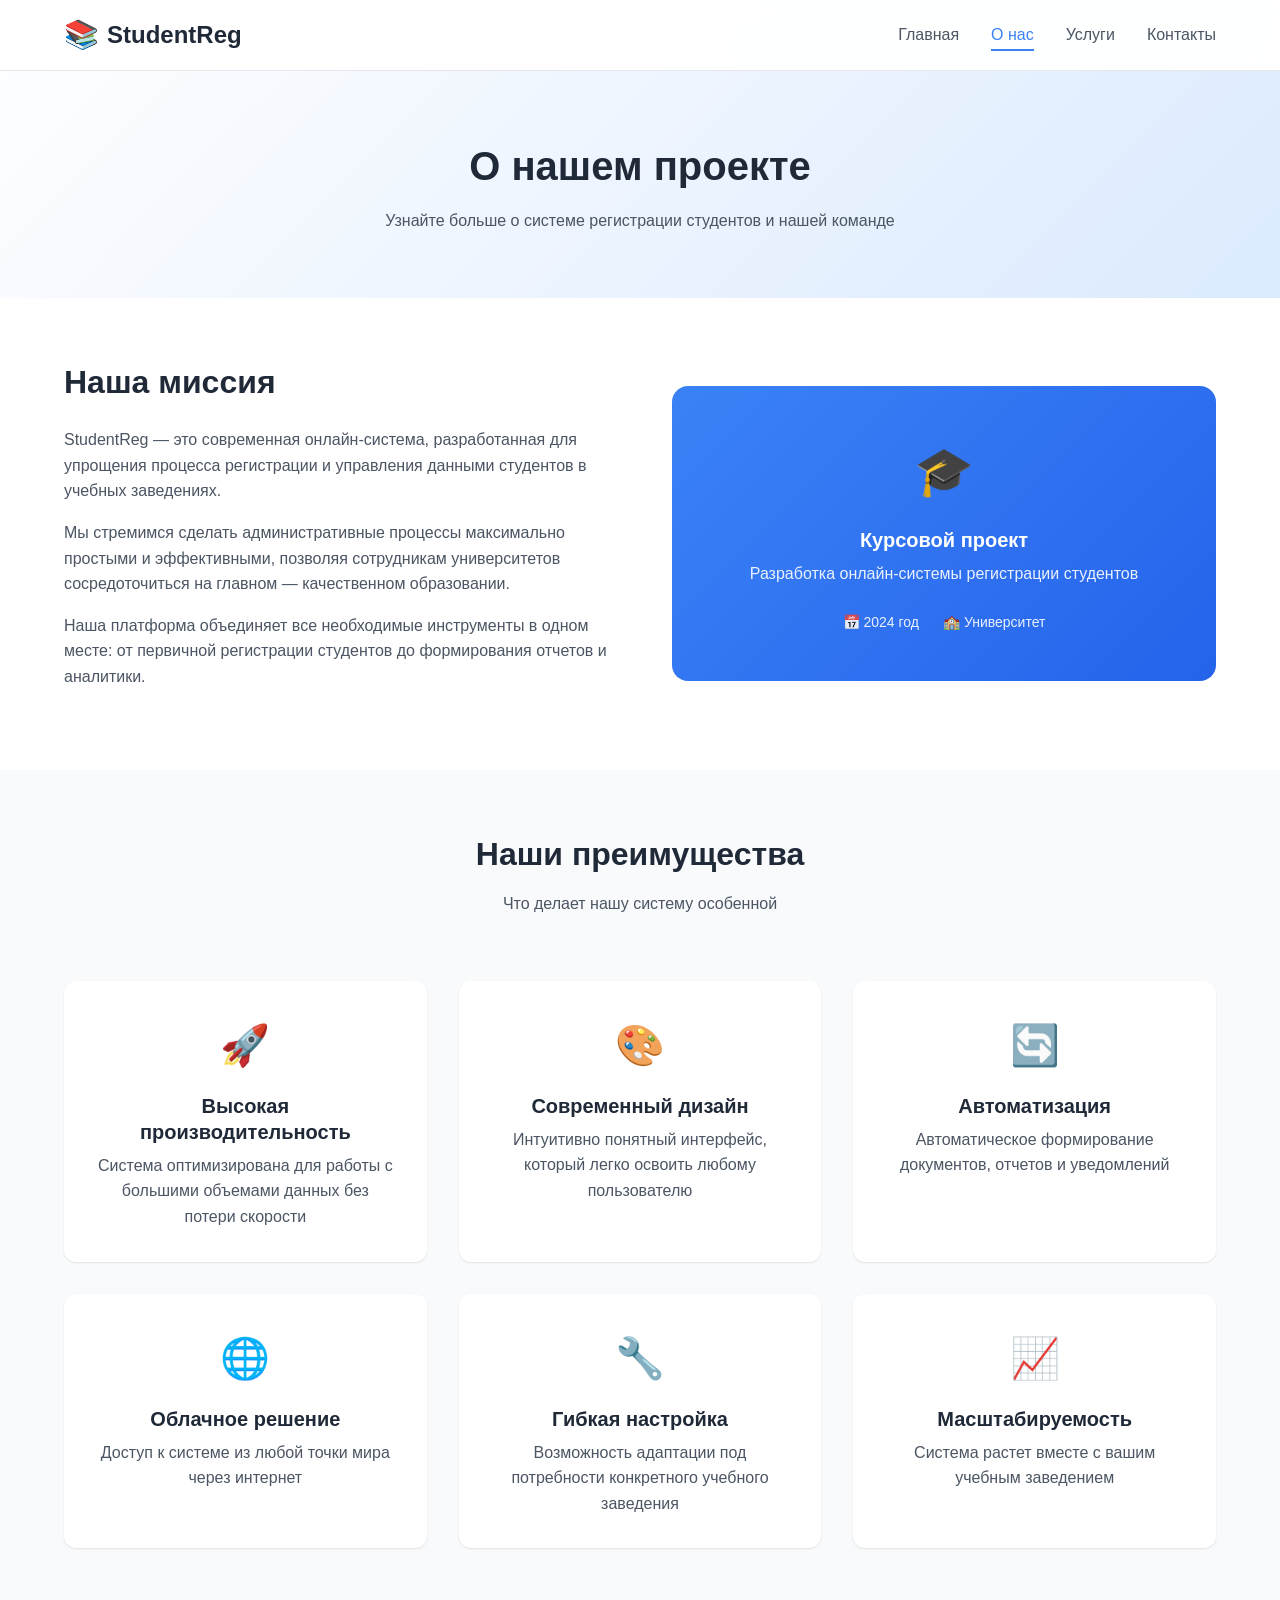
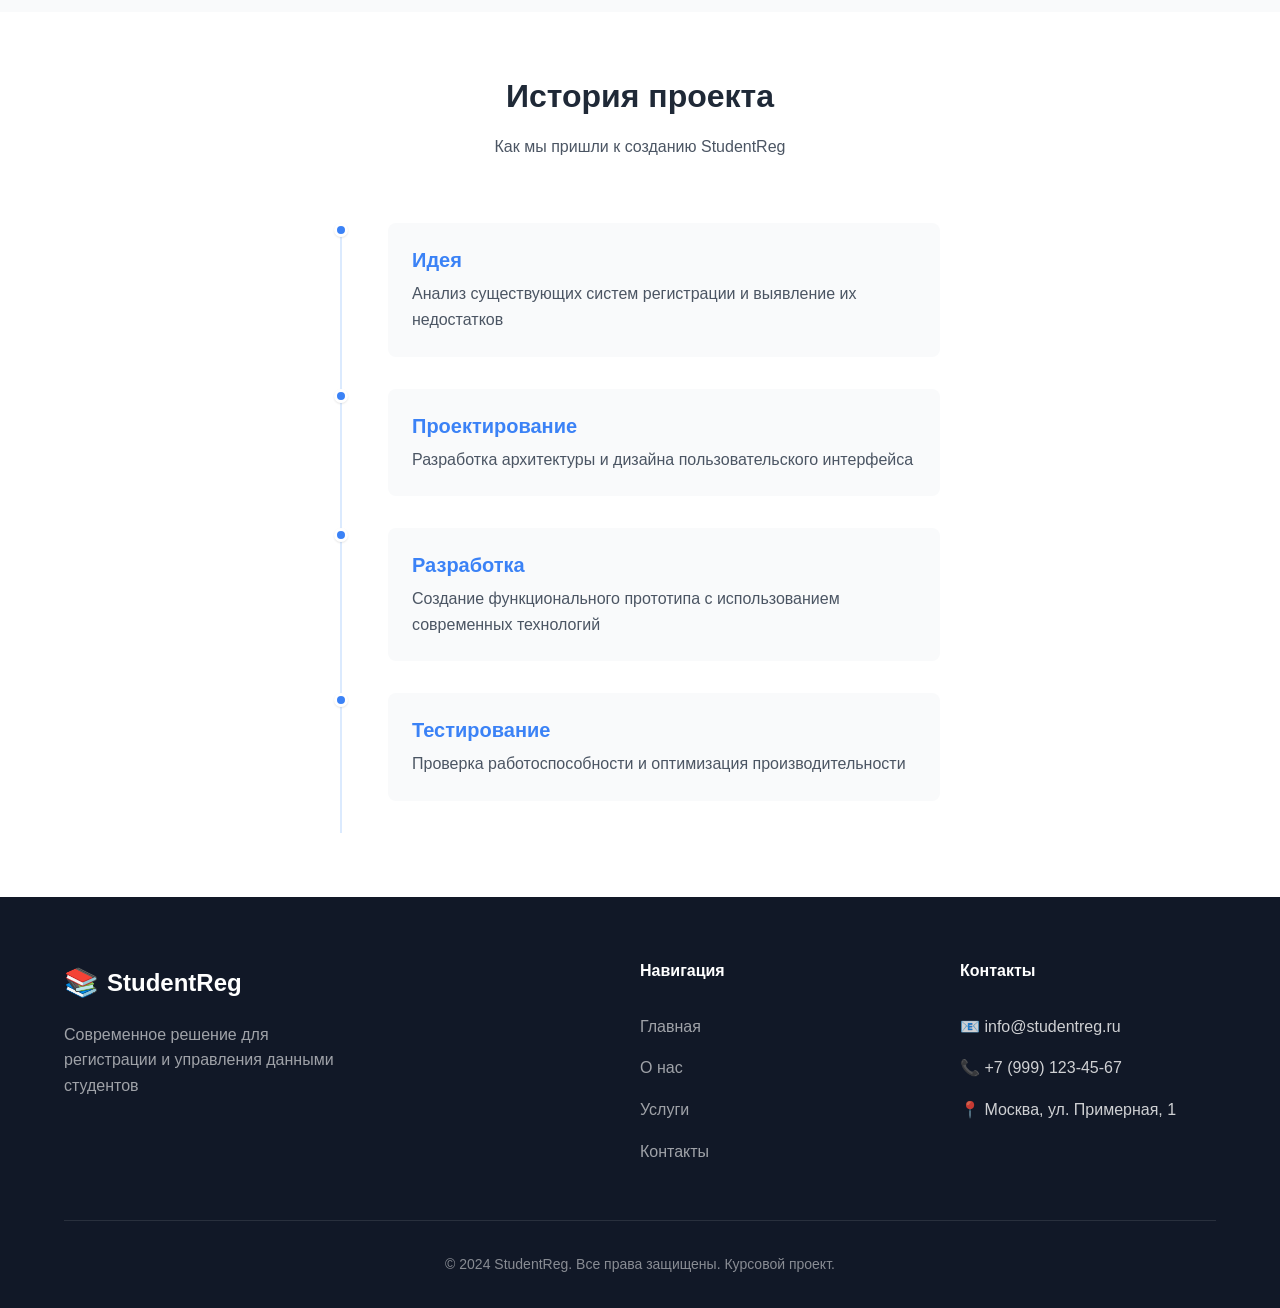
<file: public/student-registration/about.html>
<!DOCTYPE html>
<html lang="ru">
<head>
    <meta charset="UTF-8">
    <meta name="viewport" content="width=device-width, initial-scale=1.0">
    <title>О нас - StudentReg</title>
    <link rel="stylesheet" href="style.css">
</head>
<body>
    <!-- Навигация -->
    <header class="header">
        <nav class="nav container">
            <a href="index.html" class="logo">
                <span class="logo-icon">📚</span>
                StudentReg
            </a>
            
            <button class="mobile-menu-btn" aria-label="Открыть меню">
                <span></span>
                <span></span>
                <span></span>
            </button>
            
            <ul class="nav-links">
                <li><a href="index.html">Главная</a></li>
                <li><a href="about.html" class="active">О нас</a></li>
                <li><a href="services.html">Услуги</a></li>
                <li><a href="contacts.html">Контакты</a></li>
            </ul>
        </nav>
    </header>

    <main>
        <!-- Hero секция страницы "О нас" -->
        <section class="page-hero">
            <div class="container">
                <div class="page-hero-content fade-in">
                    <h1>О нашем проекте</h1>
                    <p>Узнайте больше о системе регистрации студентов и нашей команде</p>
                </div>
            </div>
        </section>

        <!-- Информация о проекте -->
        <section class="about-info">
            <div class="container">
                <div class="about-grid">
                    <div class="about-text fade-in">
                        <h2>Наша миссия</h2>
                        <p>StudentReg — это современная онлайн-система, разработанная для упрощения процесса регистрации и управления данными студентов в учебных заведениях.</p>
                        <p>Мы стремимся сделать административные процессы максимально простыми и эффективными, позволяя сотрудникам университетов сосредоточиться на главном — качественном образовании.</p>
                        <p>Наша платформа объединяет все необходимые инструменты в одном месте: от первичной регистрации студентов до формирования отчетов и аналитики.</p>
                    </div>
                    <div class="about-image fade-in">
                        <div class="about-card">
                            <div class="about-card-icon">🎓</div>
                            <h3>Курсовой проект</h3>
                            <p>Разработка онлайн-системы регистрации студентов</p>
                            <div class="about-card-details">
                                <span>📅 2024 год</span>
                                <span>🏫 Университет</span>
                            </div>
                        </div>
                    </div>
                </div>
            </div>
        </section>

        <!-- Преимущества -->
        <section class="advantages">
            <div class="container">
                <div class="section-header fade-in">
                    <h2>Наши преимущества</h2>
                    <p>Что делает нашу систему особенной</p>
                </div>
                
                <div class="advantages-grid">
                    <div class="advantage-card fade-in">
                        <div class="advantage-icon">🚀</div>
                        <h3>Высокая производительность</h3>
                        <p>Система оптимизирована для работы с большими объемами данных без потери скорости</p>
                    </div>
                    
                    <div class="advantage-card fade-in">
                        <div class="advantage-icon">🎨</div>
                        <h3>Современный дизайн</h3>
                        <p>Интуитивно понятный интерфейс, который легко освоить любому пользователю</p>
                    </div>
                    
                    <div class="advantage-card fade-in">
                        <div class="advantage-icon">🔄</div>
                        <h3>Автоматизация</h3>
                        <p>Автоматическое формирование документов, отчетов и уведомлений</p>
                    </div>
                    
                    <div class="advantage-card fade-in">
                        <div class="advantage-icon">🌐</div>
                        <h3>Облачное решение</h3>
                        <p>Доступ к системе из любой точки мира через интернет</p>
                    </div>
                    
                    <div class="advantage-card fade-in">
                        <div class="advantage-icon">🔧</div>
                        <h3>Гибкая настройка</h3>
                        <p>Возможность адаптации под потребности конкретного учебного заведения</p>
                    </div>
                    
                    <div class="advantage-card fade-in">
                        <div class="advantage-icon">📈</div>
                        <h3>Масштабируемость</h3>
                        <p>Система растет вместе с вашим учебным заведением</p>
                    </div>
                </div>
            </div>
        </section>

        <!-- Команда / История -->
        <section class="team-section">
            <div class="container">
                <div class="section-header fade-in">
                    <h2>История проекта</h2>
                    <p>Как мы пришли к созданию StudentReg</p>
                </div>
                
                <div class="timeline">
                    <div class="timeline-item fade-in">
                        <div class="timeline-marker"></div>
                        <div class="timeline-content">
                            <h3>Идея</h3>
                            <p>Анализ существующих систем регистрации и выявление их недостатков</p>
                        </div>
                    </div>
                    
                    <div class="timeline-item fade-in">
                        <div class="timeline-marker"></div>
                        <div class="timeline-content">
                            <h3>Проектирование</h3>
                            <p>Разработка архитектуры и дизайна пользовательского интерфейса</p>
                        </div>
                    </div>
                    
                    <div class="timeline-item fade-in">
                        <div class="timeline-marker"></div>
                        <div class="timeline-content">
                            <h3>Разработка</h3>
                            <p>Создание функционального прототипа с использованием современных технологий</p>
                        </div>
                    </div>
                    
                    <div class="timeline-item fade-in">
                        <div class="timeline-marker"></div>
                        <div class="timeline-content">
                            <h3>Тестирование</h3>
                            <p>Проверка работоспособности и оптимизация производительности</p>
                        </div>
                    </div>
                </div>
            </div>
        </section>
    </main>

    <!-- Подвал сайта -->
    <footer class="footer">
        <div class="container">
            <div class="footer-grid">
                <div class="footer-brand">
                    <a href="index.html" class="logo">
                        <span class="logo-icon">📚</span>
                        StudentReg
                    </a>
                    <p>Современное решение для регистрации и управления данными студентов</p>
                </div>
                
                <div class="footer-links">
                    <h4>Навигация</h4>
                    <ul>
                        <li><a href="index.html">Главная</a></li>
                        <li><a href="about.html">О нас</a></li>
                        <li><a href="services.html">Услуги</a></li>
                        <li><a href="contacts.html">Контакты</a></li>
                    </ul>
                </div>
                
                <div class="footer-links">
                    <h4>Контакты</h4>
                    <ul>
                        <li>📧 info@studentreg.ru</li>
                        <li>📞 +7 (999) 123-45-67</li>
                        <li>📍 Москва, ул. Примерная, 1</li>
                    </ul>
                </div>
            </div>
            
            <div class="footer-bottom">
                <p>&copy; 2024 StudentReg. Все права защищены. Курсовой проект.</p>
            </div>
        </div>
    </footer>

    <script src="script.js"></script>
</body>
</html>
</file>
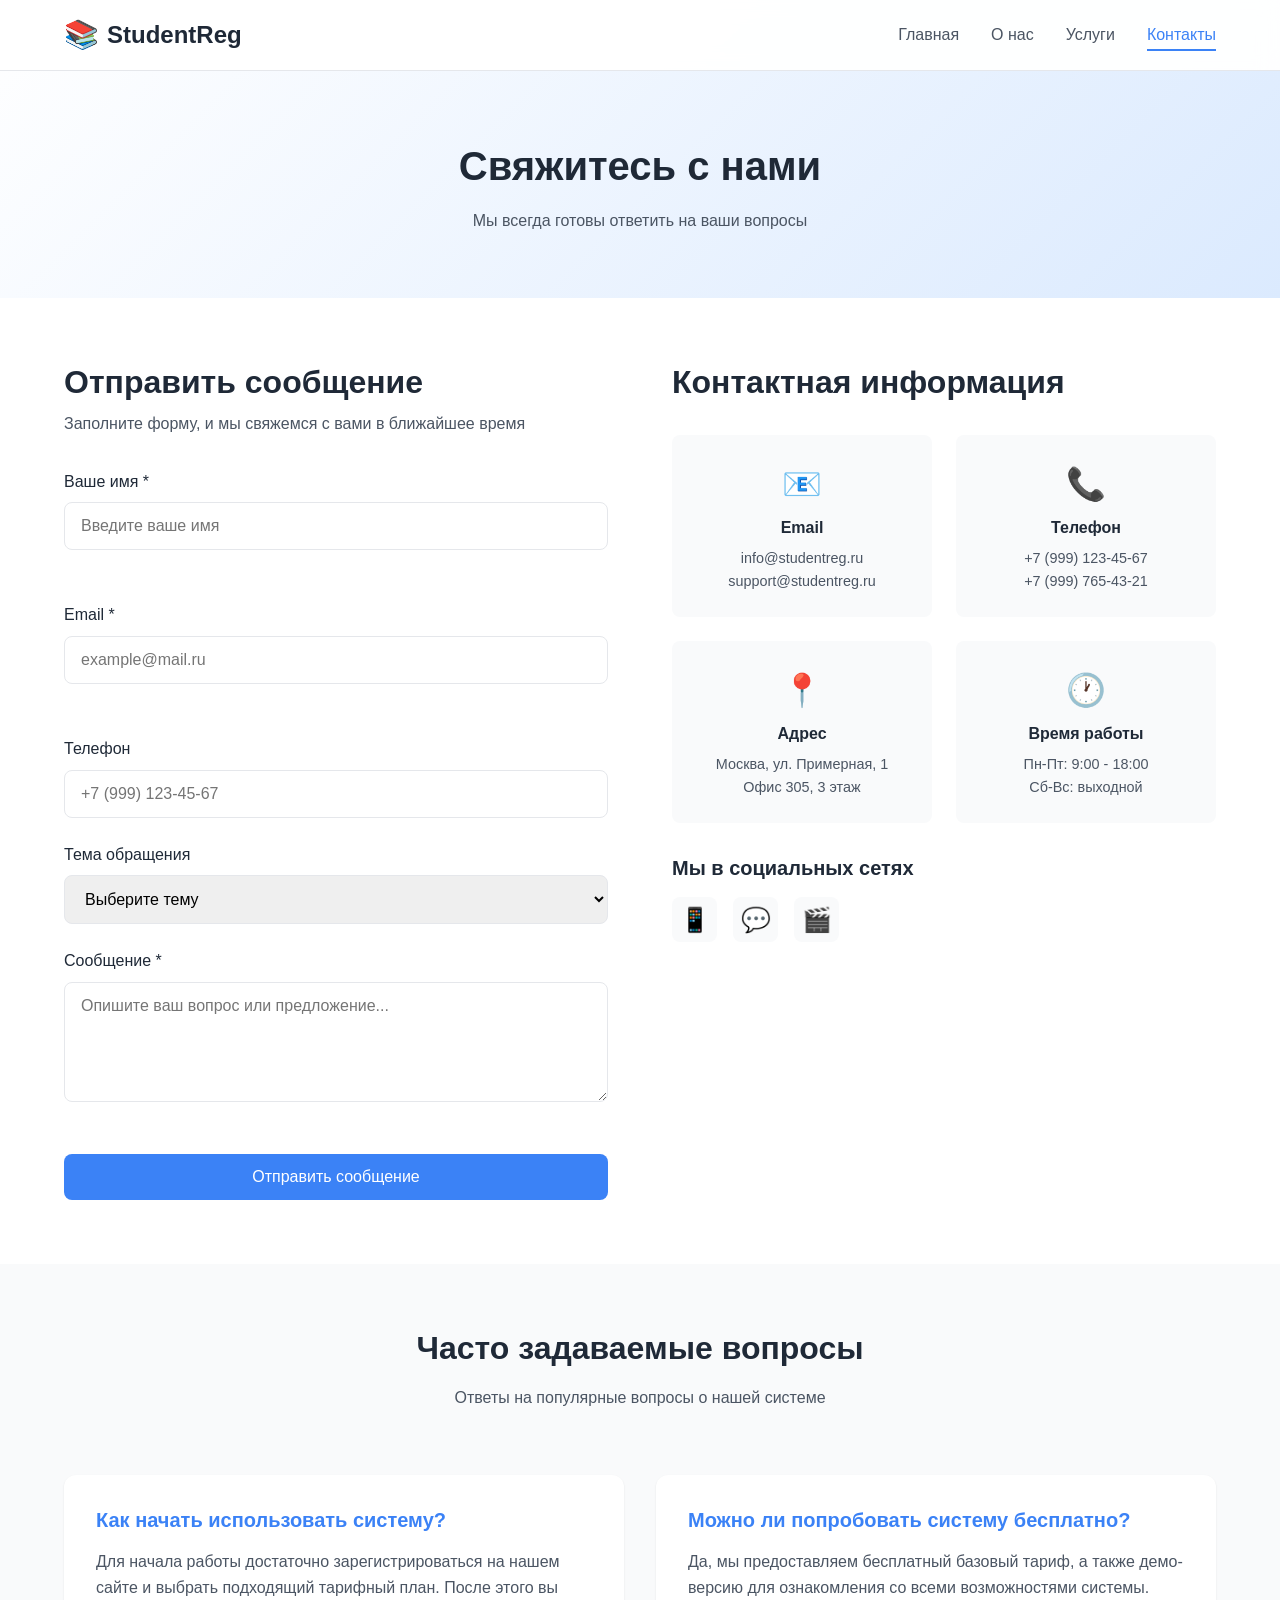
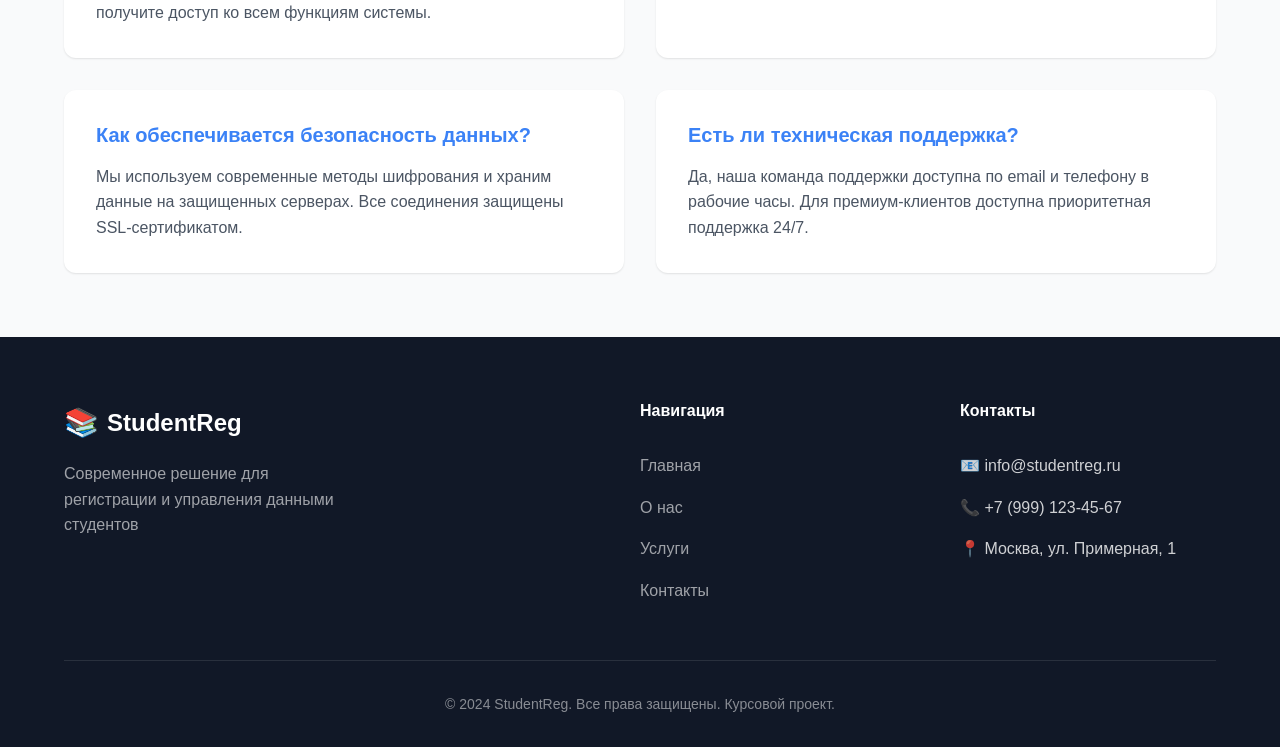
<file: public/student-registration/contacts.html>
<!DOCTYPE html>
<html lang="ru">
<head>
    <meta charset="UTF-8">
    <meta name="viewport" content="width=device-width, initial-scale=1.0">
    <title>Контакты - StudentReg</title>
    <link rel="stylesheet" href="style.css">
</head>
<body>
    <!-- Навигация -->
    <header class="header">
        <nav class="nav container">
            <a href="index.html" class="logo">
                <span class="logo-icon">📚</span>
                StudentReg
            </a>
            
            <button class="mobile-menu-btn" aria-label="Открыть меню">
                <span></span>
                <span></span>
                <span></span>
            </button>
            
            <ul class="nav-links">
                <li><a href="index.html">Главная</a></li>
                <li><a href="about.html">О нас</a></li>
                <li><a href="services.html">Услуги</a></li>
                <li><a href="contacts.html" class="active">Контакты</a></li>
            </ul>
        </nav>
    </header>

    <main>
        <!-- Hero секция страницы контактов -->
        <section class="page-hero">
            <div class="container">
                <div class="page-hero-content fade-in">
                    <h1>Свяжитесь с нами</h1>
                    <p>Мы всегда готовы ответить на ваши вопросы</p>
                </div>
            </div>
        </section>

        <!-- Секция контактов -->
        <section class="contact-section">
            <div class="container">
                <div class="contact-grid">
                    <!-- Форма обратной связи -->
                    <div class="contact-form-wrapper fade-in">
                        <h2>Отправить сообщение</h2>
                        <p>Заполните форму, и мы свяжемся с вами в ближайшее время</p>
                        
                        <form id="contactForm" class="contact-form">
                            <!-- Поле имени -->
                            <div class="form-group">
                                <label for="name">Ваше имя *</label>
                                <input 
                                    type="text" 
                                    id="name" 
                                    name="name" 
                                    placeholder="Введите ваше имя"
                                    required
                                >
                                <span class="error-message" id="nameError"></span>
                            </div>
                            
                            <!-- Поле email -->
                            <div class="form-group">
                                <label for="email">Email *</label>
                                <input 
                                    type="email" 
                                    id="email" 
                                    name="email" 
                                    placeholder="example@mail.ru"
                                    required
                                >
                                <span class="error-message" id="emailError"></span>
                            </div>
                            
                            <!-- Поле телефона -->
                            <div class="form-group">
                                <label for="phone">Телефон</label>
                                <input 
                                    type="tel" 
                                    id="phone" 
                                    name="phone" 
                                    placeholder="+7 (999) 123-45-67"
                                >
                            </div>
                            
                            <!-- Поле темы -->
                            <div class="form-group">
                                <label for="subject">Тема обращения</label>
                                <select id="subject" name="subject">
                                    <option value="">Выберите тему</option>
                                    <option value="general">Общий вопрос</option>
                                    <option value="demo">Запрос демо</option>
                                    <option value="support">Техническая поддержка</option>
                                    <option value="partnership">Сотрудничество</option>
                                </select>
                            </div>
                            
                            <!-- Поле сообщения -->
                            <div class="form-group">
                                <label for="message">Сообщение *</label>
                                <textarea 
                                    id="message" 
                                    name="message" 
                                    rows="5" 
                                    placeholder="Опишите ваш вопрос или предложение..."
                                    required
                                ></textarea>
                                <span class="error-message" id="messageError"></span>
                            </div>
                            
                            <!-- Кнопка отправки -->
                            <button type="submit" class="btn btn-primary btn-block">
                                Отправить сообщение
                            </button>
                        </form>
                        
                        <!-- Сообщение об успешной отправке -->
                        <div id="successMessage" class="success-message" style="display: none;">
                            <div class="success-icon">✓</div>
                            <h3>Сообщение отправлено!</h3>
                            <p>Спасибо за обращение. Мы свяжемся с вами в ближайшее время.</p>
                        </div>
                    </div>
                    
                    <!-- Контактная информация -->
                    <div class="contact-info fade-in">
                        <h2>Контактная информация</h2>
                        
                        <div class="contact-cards">
                            <div class="contact-card">
                                <div class="contact-card-icon">📧</div>
                                <h3>Email</h3>
                                <p>info@studentreg.ru</p>
                                <p>support@studentreg.ru</p>
                            </div>
                            
                            <div class="contact-card">
                                <div class="contact-card-icon">📞</div>
                                <h3>Телефон</h3>
                                <p>+7 (999) 123-45-67</p>
                                <p>+7 (999) 765-43-21</p>
                            </div>
                            
                            <div class="contact-card">
                                <div class="contact-card-icon">📍</div>
                                <h3>Адрес</h3>
                                <p>Москва, ул. Примерная, 1</p>
                                <p>Офис 305, 3 этаж</p>
                            </div>
                            
                            <div class="contact-card">
                                <div class="contact-card-icon">🕐</div>
                                <h3>Время работы</h3>
                                <p>Пн-Пт: 9:00 - 18:00</p>
                                <p>Сб-Вс: выходной</p>
                            </div>
                        </div>
                        
                        <!-- Социальные сети -->
                        <div class="social-links">
                            <h3>Мы в социальных сетях</h3>
                            <div class="social-icons">
                                <a href="#" class="social-icon" title="Telegram">📱</a>
                                <a href="#" class="social-icon" title="VK">💬</a>
                                <a href="#" class="social-icon" title="YouTube">🎬</a>
                            </div>
                        </div>
                    </div>
                </div>
            </div>
        </section>

        <!-- FAQ секция -->
        <section class="faq-section">
            <div class="container">
                <div class="section-header fade-in">
                    <h2>Часто задаваемые вопросы</h2>
                    <p>Ответы на популярные вопросы о нашей системе</p>
                </div>
                
                <div class="faq-grid">
                    <div class="faq-item fade-in">
                        <h3>Как начать использовать систему?</h3>
                        <p>Для начала работы достаточно зарегистрироваться на нашем сайте и выбрать подходящий тарифный план. После этого вы получите доступ ко всем функциям системы.</p>
                    </div>
                    
                    <div class="faq-item fade-in">
                        <h3>Можно ли попробовать систему бесплатно?</h3>
                        <p>Да, мы предоставляем бесплатный базовый тариф, а также демо-версию для ознакомления со всеми возможностями системы.</p>
                    </div>
                    
                    <div class="faq-item fade-in">
                        <h3>Как обеспечивается безопасность данных?</h3>
                        <p>Мы используем современные методы шифрования и храним данные на защищенных серверах. Все соединения защищены SSL-сертификатом.</p>
                    </div>
                    
                    <div class="faq-item fade-in">
                        <h3>Есть ли техническая поддержка?</h3>
                        <p>Да, наша команда поддержки доступна по email и телефону в рабочие часы. Для премиум-клиентов доступна приоритетная поддержка 24/7.</p>
                    </div>
                </div>
            </div>
        </section>
    </main>

    <!-- Подвал сайта -->
    <footer class="footer">
        <div class="container">
            <div class="footer-grid">
                <div class="footer-brand">
                    <a href="index.html" class="logo">
                        <span class="logo-icon">📚</span>
                        StudentReg
                    </a>
                    <p>Современное решение для регистрации и управления данными студентов</p>
                </div>
                
                <div class="footer-links">
                    <h4>Навигация</h4>
                    <ul>
                        <li><a href="index.html">Главная</a></li>
                        <li><a href="about.html">О нас</a></li>
                        <li><a href="services.html">Услуги</a></li>
                        <li><a href="contacts.html">Контакты</a></li>
                    </ul>
                </div>
                
                <div class="footer-links">
                    <h4>Контакты</h4>
                    <ul>
                        <li>📧 info@studentreg.ru</li>
                        <li>📞 +7 (999) 123-45-67</li>
                        <li>📍 Москва, ул. Примерная, 1</li>
                    </ul>
                </div>
            </div>
            
            <div class="footer-bottom">
                <p>&copy; 2024 StudentReg. Все права защищены. Курсовой проект.</p>
            </div>
        </div>
    </footer>

    <script src="script.js"></script>
</body>
</html>
</file>
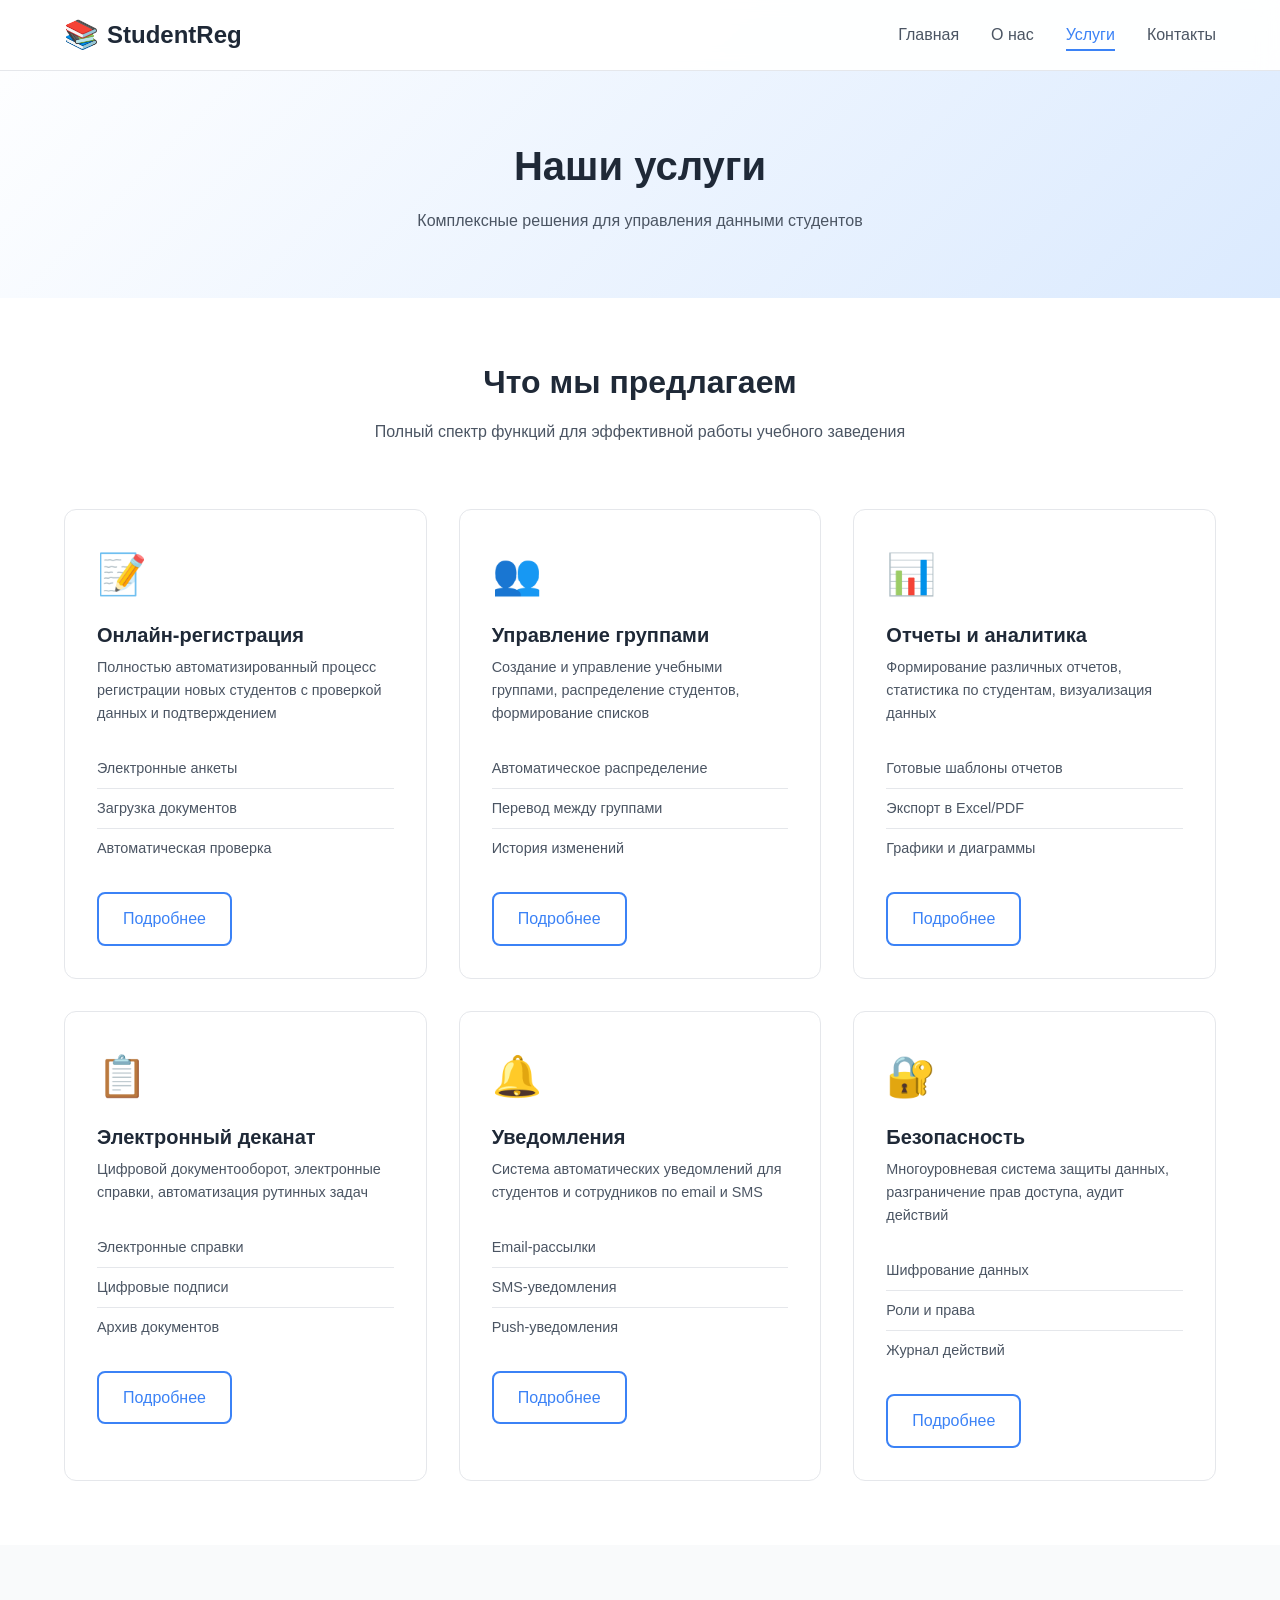
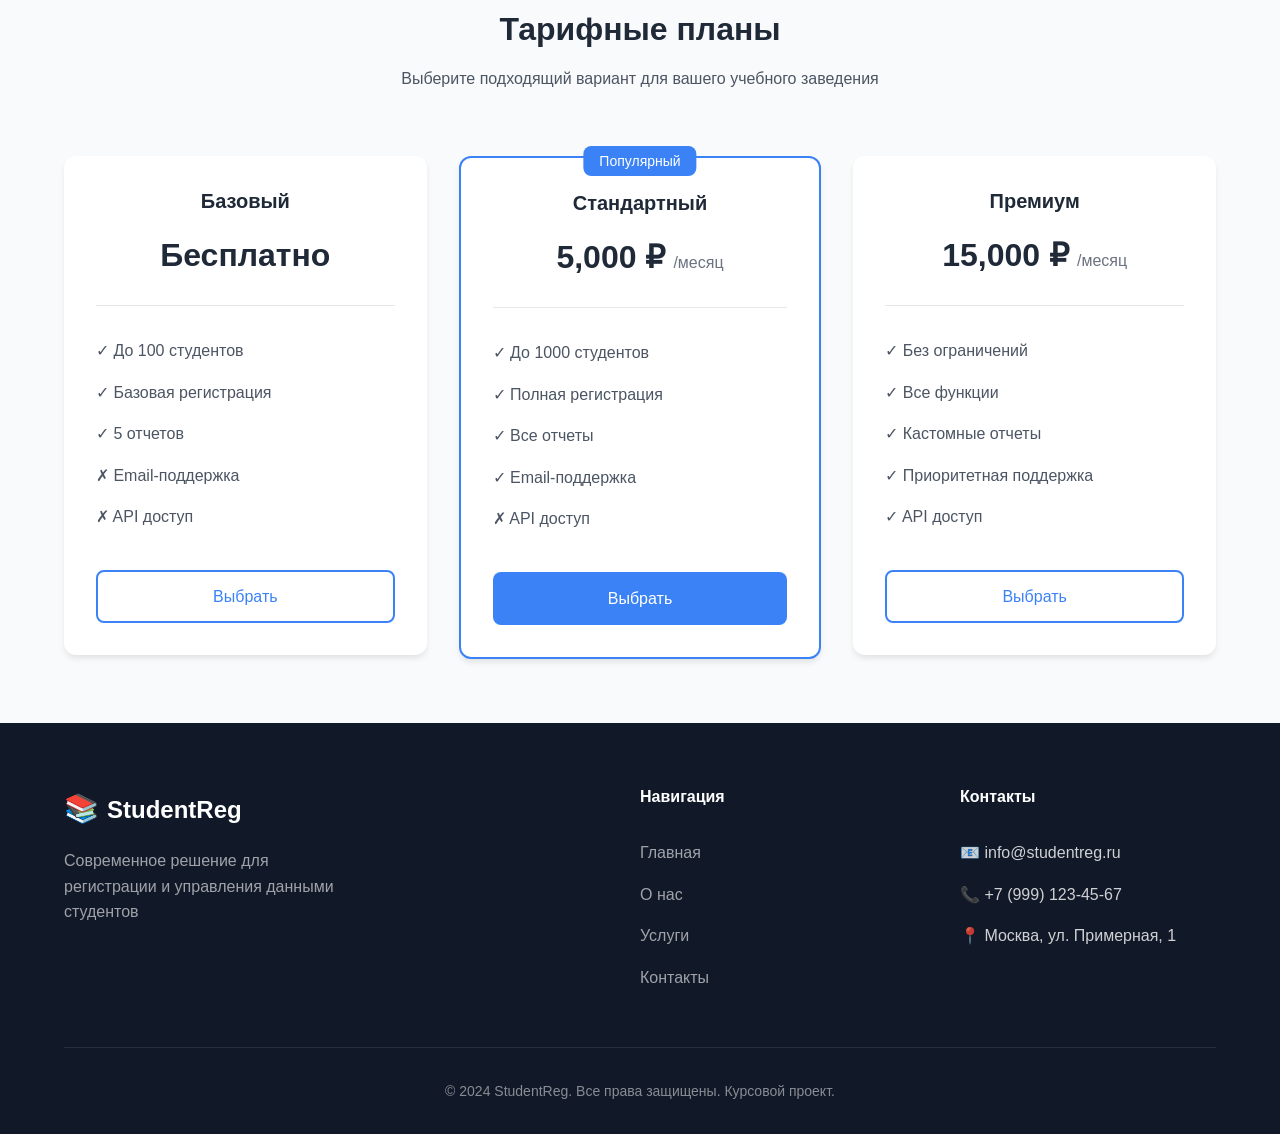
<file: public/student-registration/services.html>
<!DOCTYPE html>
<html lang="ru">
<head>
    <meta charset="UTF-8">
    <meta name="viewport" content="width=device-width, initial-scale=1.0">
    <title>Услуги - StudentReg</title>
    <link rel="stylesheet" href="style.css">
</head>
<body>
    <!-- Навигация -->
    <header class="header">
        <nav class="nav container">
            <a href="index.html" class="logo">
                <span class="logo-icon">📚</span>
                StudentReg
            </a>
            
            <button class="mobile-menu-btn" aria-label="Открыть меню">
                <span></span>
                <span></span>
                <span></span>
            </button>
            
            <ul class="nav-links">
                <li><a href="index.html">Главная</a></li>
                <li><a href="about.html">О нас</a></li>
                <li><a href="services.html" class="active">Услуги</a></li>
                <li><a href="contacts.html">Контакты</a></li>
            </ul>
        </nav>
    </header>

    <main>
        <!-- Hero секция страницы услуг -->
        <section class="page-hero">
            <div class="container">
                <div class="page-hero-content fade-in">
                    <h1>Наши услуги</h1>
                    <p>Комплексные решения для управления данными студентов</p>
                </div>
            </div>
        </section>

        <!-- Основные услуги -->
        <section class="services-main">
            <div class="container">
                <div class="section-header fade-in">
                    <h2>Что мы предлагаем</h2>
                    <p>Полный спектр функций для эффективной работы учебного заведения</p>
                </div>
                
                <div class="services-grid">
                    <!-- Услуга 1 -->
                    <div class="service-card fade-in">
                        <div class="service-icon">📝</div>
                        <h3>Онлайн-регистрация</h3>
                        <p>Полностью автоматизированный процесс регистрации новых студентов с проверкой данных и подтверждением</p>
                        <ul class="service-features">
                            <li>Электронные анкеты</li>
                            <li>Загрузка документов</li>
                            <li>Автоматическая проверка</li>
                        </ul>
                        <a href="contacts.html" class="btn btn-outline">Подробнее</a>
                    </div>
                    
                    <!-- Услуга 2 -->
                    <div class="service-card fade-in">
                        <div class="service-icon">👥</div>
                        <h3>Управление группами</h3>
                        <p>Создание и управление учебными группами, распределение студентов, формирование списков</p>
                        <ul class="service-features">
                            <li>Автоматическое распределение</li>
                            <li>Перевод между группами</li>
                            <li>История изменений</li>
                        </ul>
                        <a href="contacts.html" class="btn btn-outline">Подробнее</a>
                    </div>
                    
                    <!-- Услуга 3 -->
                    <div class="service-card fade-in">
                        <div class="service-icon">📊</div>
                        <h3>Отчеты и аналитика</h3>
                        <p>Формирование различных отчетов, статистика по студентам, визуализация данных</p>
                        <ul class="service-features">
                            <li>Готовые шаблоны отчетов</li>
                            <li>Экспорт в Excel/PDF</li>
                            <li>Графики и диаграммы</li>
                        </ul>
                        <a href="contacts.html" class="btn btn-outline">Подробнее</a>
                    </div>
                    
                    <!-- Услуга 4 -->
                    <div class="service-card fade-in">
                        <div class="service-icon">📋</div>
                        <h3>Электронный деканат</h3>
                        <p>Цифровой документооборот, электронные справки, автоматизация рутинных задач</p>
                        <ul class="service-features">
                            <li>Электронные справки</li>
                            <li>Цифровые подписи</li>
                            <li>Архив документов</li>
                        </ul>
                        <a href="contacts.html" class="btn btn-outline">Подробнее</a>
                    </div>
                    
                    <!-- Услуга 5 -->
                    <div class="service-card fade-in">
                        <div class="service-icon">🔔</div>
                        <h3>Уведомления</h3>
                        <p>Система автоматических уведомлений для студентов и сотрудников по email и SMS</p>
                        <ul class="service-features">
                            <li>Email-рассылки</li>
                            <li>SMS-уведомления</li>
                            <li>Push-уведомления</li>
                        </ul>
                        <a href="contacts.html" class="btn btn-outline">Подробнее</a>
                    </div>
                    
                    <!-- Услуга 6 -->
                    <div class="service-card fade-in">
                        <div class="service-icon">🔐</div>
                        <h3>Безопасность</h3>
                        <p>Многоуровневая система защиты данных, разграничение прав доступа, аудит действий</p>
                        <ul class="service-features">
                            <li>Шифрование данных</li>
                            <li>Роли и права</li>
                            <li>Журнал действий</li>
                        </ul>
                        <a href="contacts.html" class="btn btn-outline">Подробнее</a>
                    </div>
                </div>
            </div>
        </section>

        <!-- Тарифы -->
        <section class="pricing-section">
            <div class="container">
                <div class="section-header fade-in">
                    <h2>Тарифные планы</h2>
                    <p>Выберите подходящий вариант для вашего учебного заведения</p>
                </div>
                
                <div class="pricing-grid">
                    <!-- Базовый тариф -->
                    <div class="pricing-card fade-in">
                        <div class="pricing-header">
                            <h3>Базовый</h3>
                            <div class="pricing-price">
                                <span class="price">Бесплатно</span>
                            </div>
                        </div>
                        <ul class="pricing-features">
                            <li>✓ До 100 студентов</li>
                            <li>✓ Базовая регистрация</li>
                            <li>✓ 5 отчетов</li>
                            <li>✗ Email-поддержка</li>
                            <li>✗ API доступ</li>
                        </ul>
                        <a href="contacts.html" class="btn btn-outline btn-block">Выбрать</a>
                    </div>
                    
                    <!-- Стандартный тариф -->
                    <div class="pricing-card popular fade-in">
                        <div class="popular-badge">Популярный</div>
                        <div class="pricing-header">
                            <h3>Стандартный</h3>
                            <div class="pricing-price">
                                <span class="price">5,000 ₽</span>
                                <span class="period">/месяц</span>
                            </div>
                        </div>
                        <ul class="pricing-features">
                            <li>✓ До 1000 студентов</li>
                            <li>✓ Полная регистрация</li>
                            <li>✓ Все отчеты</li>
                            <li>✓ Email-поддержка</li>
                            <li>✗ API доступ</li>
                        </ul>
                        <a href="contacts.html" class="btn btn-primary btn-block">Выбрать</a>
                    </div>
                    
                    <!-- Премиум тариф -->
                    <div class="pricing-card fade-in">
                        <div class="pricing-header">
                            <h3>Премиум</h3>
                            <div class="pricing-price">
                                <span class="price">15,000 ₽</span>
                                <span class="period">/месяц</span>
                            </div>
                        </div>
                        <ul class="pricing-features">
                            <li>✓ Без ограничений</li>
                            <li>✓ Все функции</li>
                            <li>✓ Кастомные отчеты</li>
                            <li>✓ Приоритетная поддержка</li>
                            <li>✓ API доступ</li>
                        </ul>
                        <a href="contacts.html" class="btn btn-outline btn-block">Выбрать</a>
                    </div>
                </div>
            </div>
        </section>
    </main>

    <!-- Подвал сайта -->
    <footer class="footer">
        <div class="container">
            <div class="footer-grid">
                <div class="footer-brand">
                    <a href="index.html" class="logo">
                        <span class="logo-icon">📚</span>
                        StudentReg
                    </a>
                    <p>Современное решение для регистрации и управления данными студентов</p>
                </div>
                
                <div class="footer-links">
                    <h4>Навигация</h4>
                    <ul>
                        <li><a href="index.html">Главная</a></li>
                        <li><a href="about.html">О нас</a></li>
                        <li><a href="services.html">Услуги</a></li>
                        <li><a href="contacts.html">Контакты</a></li>
                    </ul>
                </div>
                
                <div class="footer-links">
                    <h4>Контакты</h4>
                    <ul>
                        <li>📧 info@studentreg.ru</li>
                        <li>📞 +7 (999) 123-45-67</li>
                        <li>📍 Москва, ул. Примерная, 1</li>
                    </ul>
                </div>
            </div>
            
            <div class="footer-bottom">
                <p>&copy; 2024 StudentReg. Все права защищены. Курсовой проект.</p>
            </div>
        </div>
    </footer>

    <script src="script.js"></script>
</body>
</html>
</file>
<file: public/github-pages-site/style.css>
/* ============================================
   STYLE.CSS - Основные стили сайта StudentReg
   
   Содержание:
   1. CSS-переменные (цвета, шрифты, отступы)
   2. Сброс стилей и базовые настройки
   3. Типографика
   4. Компоненты (кнопки, карточки)
   5. Шапка и навигация
   6. Hero-секция
   7. Секции страниц
   8. Формы
   9. Подвал
   10. Адаптивность
   11. Анимации
   ============================================ */

/* ============================================
   1. CSS-ПЕРЕМЕННЫЕ
   ============================================ */
:root {
    /* Основные цвета */
    --color-primary: #2563eb;        /* Синий - основной акцентный цвет */
    --color-primary-dark: #1d4ed8;   /* Темно-синий для hover-эффектов */
    --color-primary-light: #3b82f6;  /* Светло-синий */
    
    /* Нейтральные цвета */
    --color-white: #ffffff;
    --color-gray-50: #f8fafc;        /* Очень светлый фон */
    --color-gray-100: #f1f5f9;       /* Светлый фон секций */
    --color-gray-200: #e2e8f0;       /* Границы */
    --color-gray-300: #cbd5e1;       /* Неактивные элементы */
    --color-gray-400: #94a3b8;       /* Вторичный текст */
    --color-gray-500: #64748b;       /* Подписи */
    --color-gray-600: #475569;       /* Основной текст */
    --color-gray-700: #334155;       /* Заголовки */
    --color-gray-800: #1e293b;       /* Темные заголовки */
    --color-gray-900: #0f172a;       /* Самый темный текст */
    
    /* Семантические цвета */
    --color-success: #10b981;        /* Успех */
    --color-error: #ef4444;          /* Ошибка */
    --color-warning: #f59e0b;        /* Предупреждение */
    
    /* Шрифты */
    --font-family: 'Segoe UI', -apple-system, BlinkMacSystemFont, 'Roboto', sans-serif;
    --font-size-xs: 0.75rem;         /* 12px */
    --font-size-sm: 0.875rem;        /* 14px */
    --font-size-base: 1rem;          /* 16px */
    --font-size-lg: 1.125rem;        /* 18px */
    --font-size-xl: 1.25rem;         /* 20px */
    --font-size-2xl: 1.5rem;         /* 24px */
    --font-size-3xl: 1.875rem;       /* 30px */
    --font-size-4xl: 2.25rem;        /* 36px */
    --font-size-5xl: 3rem;           /* 48px */
    
    /* Отступы */
    --spacing-xs: 0.25rem;           /* 4px */
    --spacing-sm: 0.5rem;            /* 8px */
    --spacing-md: 1rem;              /* 16px */
    --spacing-lg: 1.5rem;            /* 24px */
    --spacing-xl: 2rem;              /* 32px */
    --spacing-2xl: 3rem;             /* 48px */
    --spacing-3xl: 4rem;             /* 64px */
    
    /* Скругления */
    --radius-sm: 0.25rem;            /* 4px */
    --radius-md: 0.5rem;             /* 8px */
    --radius-lg: 1rem;               /* 16px */
    --radius-full: 9999px;           /* Полностью круглый */
    
    /* Тени */
    --shadow-sm: 0 1px 2px 0 rgba(0, 0, 0, 0.05);
    --shadow-md: 0 4px 6px -1px rgba(0, 0, 0, 0.1), 0 2px 4px -1px rgba(0, 0, 0, 0.06);
    --shadow-lg: 0 10px 15px -3px rgba(0, 0, 0, 0.1), 0 4px 6px -2px rgba(0, 0, 0, 0.05);
    --shadow-xl: 0 20px 25px -5px rgba(0, 0, 0, 0.1), 0 10px 10px -5px rgba(0, 0, 0, 0.04);
    
    /* Анимации */
    --transition-fast: 150ms ease;
    --transition-base: 300ms ease;
    --transition-slow: 500ms ease;
    
    /* Размеры контейнера */
    --container-max: 1200px;
    --header-height: 80px;
}

/* ============================================
   2. СБРОС СТИЛЕЙ И БАЗОВЫЕ НАСТРОЙКИ
   ============================================ */

/* Сброс отступов и размеров */
*,
*::before,
*::after {
    margin: 0;
    padding: 0;
    box-sizing: border-box;
}

/* Базовые настройки документа */
html {
    scroll-behavior: smooth;         /* Плавная прокрутка */
    font-size: 16px;                 /* Базовый размер шрифта */
}

body {
    font-family: var(--font-family);
    font-size: var(--font-size-base);
    line-height: 1.6;                /* Межстрочный интервал */
    color: var(--color-gray-700);
    background-color: var(--color-white);
    min-height: 100vh;
    -webkit-font-smoothing: antialiased;
    -moz-osx-font-smoothing: grayscale;
}

/* Контейнер для ограничения ширины контента */
.container {
    width: 100%;
    max-width: var(--container-max);
    margin: 0 auto;
    padding: 0 var(--spacing-md);
}

/* Убираем стандартное оформление списков */
ul, ol {
    list-style: none;
}

/* Ссылки без подчеркивания */
a {
    text-decoration: none;
    color: inherit;
    transition: color var(--transition-fast);
}

/* Изображения адаптивные */
img {
    max-width: 100%;
    height: auto;
    display: block;
}

/* ============================================
   3. ТИПОГРАФИКА
   ============================================ */

h1, h2, h3, h4, h5, h6 {
    font-weight: 700;
    line-height: 1.2;
    color: var(--color-gray-800);
}

h1 { font-size: var(--font-size-4xl); }
h2 { font-size: var(--font-size-3xl); }
h3 { font-size: var(--font-size-xl); }
h4 { font-size: var(--font-size-lg); }

p {
    margin-bottom: var(--spacing-md);
}

/* Заголовки секций */
.section-title {
    text-align: center;
    margin-bottom: var(--spacing-md);
    color: var(--color-gray-800);
}

.section-subtitle {
    text-align: center;
    color: var(--color-gray-500);
    max-width: 600px;
    margin: 0 auto var(--spacing-2xl);
}

/* ============================================
   4. КОМПОНЕНТЫ - КНОПКИ
   ============================================ */

.btn {
    display: inline-flex;
    align-items: center;
    justify-content: center;
    padding: var(--spacing-sm) var(--spacing-lg);
    font-size: var(--font-size-base);
    font-weight: 600;
    border-radius: var(--radius-md);
    border: 2px solid transparent;
    cursor: pointer;
    transition: all var(--transition-fast);
    text-align: center;
}

/* Основная кнопка (синяя) */
.btn-primary {
    background-color: var(--color-primary);
    color: var(--color-white);
    border-color: var(--color-primary);
}

.btn-primary:hover {
    background-color: var(--color-primary-dark);
    border-color: var(--color-primary-dark);
    transform: translateY(-2px);
    box-shadow: var(--shadow-md);
}

/* Вторичная кнопка (прозрачная с рамкой) */
.btn-secondary {
    background-color: transparent;
    color: var(--color-primary);
    border-color: var(--color-primary);
}

.btn-secondary:hover {
    background-color: var(--color-primary);
    color: var(--color-white);
}

/* Большая кнопка */
.btn-large {
    padding: var(--spacing-md) var(--spacing-xl);
    font-size: var(--font-size-lg);
}

/* Кнопка на всю ширину */
.btn-block {
    width: 100%;
}

/* ============================================
   5. ШАПКА И НАВИГАЦИЯ
   ============================================ */

.header {
    position: fixed;
    top: 0;
    left: 0;
    right: 0;
    height: var(--header-height);
    background-color: var(--color-white);
    box-shadow: var(--shadow-sm);
    z-index: 1000;
}

.nav {
    display: flex;
    align-items: center;
    justify-content: space-between;
    height: var(--header-height);
}

/* Логотип */
.logo {
    display: flex;
    align-items: center;
    gap: var(--spacing-sm);
    font-weight: 700;
    font-size: var(--font-size-xl);
    color: var(--color-gray-800);
}

.logo-icon {
    display: flex;
    align-items: center;
    justify-content: center;
    width: 40px;
    height: 40px;
    background-color: var(--color-primary);
    color: var(--color-white);
    border-radius: var(--radius-md);
    font-weight: 700;
}

/* Навигационное меню */
.nav-list {
    display: flex;
    align-items: center;
    gap: var(--spacing-xl);
}

.nav-link {
    font-weight: 500;
    color: var(--color-gray-600);
    padding: var(--spacing-sm) 0;
    position: relative;
}

.nav-link::after {
    content: '';
    position: absolute;
    bottom: 0;
    left: 0;
    width: 0;
    height: 2px;
    background-color: var(--color-primary);
    transition: width var(--transition-fast);
}

.nav-link:hover,
.nav-link.active {
    color: var(--color-primary);
}

.nav-link:hover::after,
.nav-link.active::after {
    width: 100%;
}

/* Бургер-меню (для мобильных) */
.burger {
    display: none;
    flex-direction: column;
    justify-content: center;
    gap: 5px;
    width: 30px;
    height: 30px;
    background: none;
    border: none;
    cursor: pointer;
    padding: 0;
}

.burger span {
    display: block;
    width: 100%;
    height: 3px;
    background-color: var(--color-gray-700);
    border-radius: var(--radius-full);
    transition: all var(--transition-fast);
}

/* Анимация бургера при открытии */
.burger.active span:nth-child(1) {
    transform: rotate(45deg) translate(5px, 5px);
}

.burger.active span:nth-child(2) {
    opacity: 0;
}

.burger.active span:nth-child(3) {
    transform: rotate(-45deg) translate(7px, -6px);
}

/* ============================================
   6. HERO-СЕКЦИЯ
   ============================================ */

.hero {
    padding: calc(var(--header-height) + var(--spacing-3xl)) 0 var(--spacing-3xl);
    background: linear-gradient(135deg, var(--color-gray-50) 0%, var(--color-white) 100%);
    min-height: 80vh;
    display: flex;
    align-items: center;
}

.hero .container {
    display: grid;
    grid-template-columns: 1fr 1fr;
    gap: var(--spacing-3xl);
    align-items: center;
}

.hero-content {
    max-width: 560px;
}

.hero-title {
    font-size: var(--font-size-5xl);
    margin-bottom: var(--spacing-lg);
    color: var(--color-gray-900);
    line-height: 1.1;
}

.hero-subtitle {
    font-size: var(--font-size-lg);
    color: var(--color-gray-500);
    margin-bottom: var(--spacing-xl);
}

.hero-buttons {
    display: flex;
    gap: var(--spacing-md);
}

/* Декоративная карточка в hero */
.hero-image {
    display: flex;
    justify-content: center;
}

.hero-card {
    width: 100%;
    max-width: 400px;
    background-color: var(--color-white);
    border-radius: var(--radius-lg);
    box-shadow: var(--shadow-xl);
    overflow: hidden;
    animation: float 6s ease-in-out infinite;
}

.card-header {
    display: flex;
    gap: var(--spacing-sm);
    padding: var(--spacing-md);
    background-color: var(--color-gray-100);
    border-bottom: 1px solid var(--color-gray-200);
}

.card-dot {
    width: 12px;
    height: 12px;
    border-radius: var(--radius-full);
    background-color: var(--color-gray-300);
}

.card-dot:nth-child(1) { background-color: #ef4444; }
.card-dot:nth-child(2) { background-color: #f59e0b; }
.card-dot:nth-child(3) { background-color: #10b981; }

.card-content {
    padding: var(--spacing-lg);
    display: flex;
    gap: var(--spacing-md);
}

.card-avatar {
    width: 60px;
    height: 60px;
    border-radius: var(--radius-full);
    background-color: var(--color-primary-light);
    flex-shrink: 0;
}

.card-lines {
    flex: 1;
    display: flex;
    flex-direction: column;
    gap: var(--spacing-sm);
    justify-content: center;
}

.card-line {
    height: 12px;
    background-color: var(--color-gray-200);
    border-radius: var(--radius-sm);
}

.card-line.short {
    width: 60%;
}

.card-stats {
    display: grid;
    grid-template-columns: repeat(3, 1fr);
    gap: var(--spacing-md);
    padding: var(--spacing-lg);
    border-top: 1px solid var(--color-gray-200);
}

.stat-box {
    height: 60px;
    background-color: var(--color-gray-100);
    border-radius: var(--radius-md);
}

/* ============================================
   7. СЕКЦИИ СТРАНИЦ
   ============================================ */

/* Базовая секция */
section {
    padding: var(--spacing-3xl) 0;
}

/* Заголовок страницы */
.page-header {
    padding: calc(var(--header-height) + var(--spacing-3xl)) 0 var(--spacing-2xl);
    background-color: var(--color-gray-50);
    text-align: center;
}

.page-title {
    font-size: var(--font-size-4xl);
    margin-bottom: var(--spacing-md);
}

.page-subtitle {
    font-size: var(--font-size-lg);
    color: var(--color-gray-500);
    max-width: 600px;
    margin: 0 auto;
}

/* Секция преимуществ */
.features {
    background-color: var(--color-white);
}

.features-grid {
    display: grid;
    grid-template-columns: repeat(4, 1fr);
    gap: var(--spacing-lg);
}

.feature-card {
    padding: var(--spacing-xl);
    background-color: var(--color-white);
    border: 1px solid var(--color-gray-200);
    border-radius: var(--radius-lg);
    text-align: center;
    transition: all var(--transition-base);
}

.feature-card:hover {
    transform: translateY(-5px);
    box-shadow: var(--shadow-lg);
    border-color: var(--color-primary);
}

.feature-icon {
    width: 64px;
    height: 64px;
    margin: 0 auto var(--spacing-md);
    display: flex;
    align-items: center;
    justify-content: center;
    background-color: var(--color-gray-100);
    border-radius: var(--radius-lg);
    color: var(--color-primary);
}

.feature-icon svg {
    width: 32px;
    height: 32px;
}

.feature-title {
    margin-bottom: var(--spacing-sm);
    font-size: var(--font-size-lg);
}

.feature-text {
    color: var(--color-gray-500);
    font-size: var(--font-size-sm);
    margin-bottom: 0;
}

/* Секция статистики */
.stats {
    background-color: var(--color-primary);
    color: var(--color-white);
}

.stats-grid {
    display: grid;
    grid-template-columns: repeat(4, 1fr);
    gap: var(--spacing-lg);
    text-align: center;
}

.stat-number {
    display: block;
    font-size: var(--font-size-4xl);
    font-weight: 700;
    margin-bottom: var(--spacing-sm);
}

.stat-label {
    font-size: var(--font-size-sm);
    opacity: 0.9;
}

/* CTA секция */
.cta {
    background-color: var(--color-gray-900);
    color: var(--color-white);
    text-align: center;
}

.cta-title {
    color: var(--color-white);
    margin-bottom: var(--spacing-md);
}

.cta-text {
    font-size: var(--font-size-lg);
    opacity: 0.9;
    margin-bottom: var(--spacing-xl);
}

/* О нас - вводная секция */
.about-intro {
    background-color: var(--color-white);
}

.about-grid {
    display: grid;
    grid-template-columns: 1fr 1fr;
    gap: var(--spacing-3xl);
    align-items: center;
}

.about-content h2 {
    margin-bottom: var(--spacing-lg);
}

.about-content p {
    color: var(--color-gray-600);
}

.about-image {
    display: flex;
    justify-content: center;
    align-items: center;
}

.image-placeholder {
    width: 100%;
    max-width: 400px;
    aspect-ratio: 1;
    background-color: var(--color-gray-100);
    border-radius: var(--radius-lg);
    display: flex;
    align-items: center;
    justify-content: center;
    color: var(--color-primary);
}

.image-placeholder svg {
    width: 120px;
    height: 120px;
}

/* Ценности */
.values {
    background-color: var(--color-gray-50);
}

.values-grid {
    display: grid;
    grid-template-columns: repeat(3, 1fr);
    gap: var(--spacing-lg);
}

.value-card {
    padding: var(--spacing-xl);
    background-color: var(--color-white);
    border-radius: var(--radius-lg);
    text-align: center;
    box-shadow: var(--shadow-sm);
}

.value-icon {
    width: 64px;
    height: 64px;
    margin: 0 auto var(--spacing-md);
    display: flex;
    align-items: center;
    justify-content: center;
    background-color: var(--color-primary);
    border-radius: var(--radius-full);
    color: var(--color-white);
}

.value-icon svg {
    width: 32px;
    height: 32px;
}

.value-card h3 {
    margin-bottom: var(--spacing-sm);
}

.value-card p {
    color: var(--color-gray-500);
    margin-bottom: 0;
}

/* Timeline */
.timeline-section {
    background-color: var(--color-white);
}

.timeline {
    position: relative;
    max-width: 800px;
    margin: 0 auto;
    padding-left: var(--spacing-2xl);
}

.timeline::before {
    content: '';
    position: absolute;
    left: 8px;
    top: 0;
    bottom: 0;
    width: 2px;
    background-color: var(--color-gray-200);
}

.timeline-item {
    position: relative;
    padding-bottom: var(--spacing-xl);
}

.timeline-marker {
    position: absolute;
    left: calc(-1 * var(--spacing-2xl) + 1px);
    top: 4px;
    width: 16px;
    height: 16px;
    background-color: var(--color-primary);
    border-radius: var(--radius-full);
    border: 3px solid var(--color-white);
    box-shadow: var(--shadow-sm);
}

.timeline-content {
    padding-left: var(--spacing-md);
}

.timeline-date {
    display: inline-block;
    padding: var(--spacing-xs) var(--spacing-sm);
    background-color: var(--color-primary);
    color: var(--color-white);
    border-radius: var(--radius-sm);
    font-size: var(--font-size-sm);
    font-weight: 600;
    margin-bottom: var(--spacing-sm);
}

.timeline-content h3 {
    margin-bottom: var(--spacing-sm);
}

.timeline-content p {
    color: var(--color-gray-500);
    margin-bottom: 0;
}

/* Команда */
.team {
    background-color: var(--color-gray-50);
}

.team-grid {
    display: grid;
    grid-template-columns: repeat(4, 1fr);
    gap: var(--spacing-lg);
}

.team-card {
    padding: var(--spacing-xl);
    background-color: var(--color-white);
    border-radius: var(--radius-lg);
    text-align: center;
    box-shadow: var(--shadow-sm);
    transition: all var(--transition-base);
}

.team-card:hover {
    transform: translateY(-5px);
    box-shadow: var(--shadow-lg);
}

.team-avatar {
    width: 100px;
    height: 100px;
    margin: 0 auto var(--spacing-md);
    background-color: var(--color-gray-100);
    border-radius: var(--radius-full);
    display: flex;
    align-items: center;
    justify-content: center;
    color: var(--color-gray-400);
}

.team-avatar svg {
    width: 60px;
    height: 60px;
}

.team-name {
    margin-bottom: var(--spacing-xs);
    font-size: var(--font-size-lg);
}

.team-role {
    color: var(--color-primary);
    font-size: var(--font-size-sm);
    margin-bottom: 0;
}

/* Услуги */
.services-grid {
    display: grid;
    grid-template-columns: repeat(3, 1fr);
    gap: var(--spacing-lg);
}

.service-card {
    padding: var(--spacing-xl);
    background-color: var(--color-white);
    border: 1px solid var(--color-gray-200);
    border-radius: var(--radius-lg);
    transition: all var(--transition-base);
}

.service-card:hover {
    border-color: var(--color-primary);
    box-shadow: var(--shadow-lg);
}

.service-icon {
    width: 56px;
    height: 56px;
    margin-bottom: var(--spacing-md);
    display: flex;
    align-items: center;
    justify-content: center;
    background-color: var(--color-primary);
    border-radius: var(--radius-md);
    color: var(--color-white);
}

.service-icon svg {
    width: 28px;
    height: 28px;
}

.service-title {
    margin-bottom: var(--spacing-sm);
}

.service-desc {
    color: var(--color-gray-500);
    font-size: var(--font-size-sm);
    margin-bottom: var(--spacing-md);
}

.service-features {
    border-top: 1px solid var(--color-gray-200);
    padding-top: var(--spacing-md);
}

.service-features li {
    position: relative;
    padding-left: var(--spacing-lg);
    margin-bottom: var(--spacing-sm);
    font-size: var(--font-size-sm);
    color: var(--color-gray-600);
}

.service-features li::before {
    content: '✓';
    position: absolute;
    left: 0;
    color: var(--color-success);
    font-weight: 700;
}

/* Тарифы */
.pricing {
    background-color: var(--color-gray-50);
}

.pricing-grid {
    display: grid;
    grid-template-columns: repeat(3, 1fr);
    gap: var(--spacing-lg);
    align-items: start;
}

.pricing-card {
    padding: var(--spacing-xl);
    background-color: var(--color-white);
    border: 2px solid var(--color-gray-200);
    border-radius: var(--radius-lg);
    position: relative;
}

.pricing-card.featured {
    border-color: var(--color-primary);
    transform: scale(1.05);
    box-shadow: var(--shadow-xl);
}

.pricing-badge {
    position: absolute;
    top: -12px;
    left: 50%;
    transform: translateX(-50%);
    padding: var(--spacing-xs) var(--spacing-md);
    background-color: var(--color-primary);
    color: var(--color-white);
    font-size: var(--font-size-sm);
    font-weight: 600;
    border-radius: var(--radius-full);
}

.pricing-header {
    text-align: center;
    padding-bottom: var(--spacing-lg);
    border-bottom: 1px solid var(--color-gray-200);
    margin-bottom: var(--spacing-lg);
}

.pricing-name {
    font-size: var(--font-size-xl);
    margin-bottom: var(--spacing-md);
}

.pricing-price {
    display: flex;
    align-items: baseline;
    justify-content: center;
    gap: var(--spacing-xs);
}

.price-amount {
    font-size: var(--font-size-3xl);
    font-weight: 700;
    color: var(--color-gray-900);
}

.price-period {
    color: var(--color-gray-500);
}

.pricing-features {
    margin-bottom: var(--spacing-xl);
}

.pricing-features li {
    padding: var(--spacing-sm) 0;
    padding-left: var(--spacing-lg);
    position: relative;
    font-size: var(--font-size-sm);
}

.pricing-features li.included::before {
    content: '✓';
    position: absolute;
    left: 0;
    color: var(--color-success);
    font-weight: 700;
}

.pricing-features li.not-included {
    color: var(--color-gray-400);
}

.pricing-features li.not-included::before {
    content: '✗';
    position: absolute;
    left: 0;
    color: var(--color-gray-400);
}

/* Процесс работы */
.process {
    background-color: var(--color-white);
}

.process-grid {
    display: grid;
    grid-template-columns: repeat(4, 1fr);
    gap: var(--spacing-lg);
}

.process-step {
    text-align: center;
    position: relative;
}

.step-number {
    width: 60px;
    height: 60px;
    margin: 0 auto var(--spacing-md);
    display: flex;
    align-items: center;
    justify-content: center;
    background-color: var(--color-primary);
    color: var(--color-white);
    font-size: var(--font-size-2xl);
    font-weight: 700;
    border-radius: var(--radius-full);
}

.process-step h3 {
    margin-bottom: var(--spacing-sm);
}

.process-step p {
    color: var(--color-gray-500);
    font-size: var(--font-size-sm);
    margin-bottom: 0;
}

/* ============================================
   8. ФОРМЫ
   ============================================ */

.contacts-section {
    background-color: var(--color-white);
}

.contacts-grid {
    display: grid;
    grid-template-columns: 1fr 1fr;
    gap: var(--spacing-3xl);
}

.contacts-info h2,
.contact-form-wrapper h2 {
    margin-bottom: var(--spacing-lg);
}

.contacts-intro {
    color: var(--color-gray-500);
    margin-bottom: var(--spacing-xl);
}

.contact-items {
    display: flex;
    flex-direction: column;
    gap: var(--spacing-lg);
    margin-bottom: var(--spacing-xl);
}

.contact-item {
    display: flex;
    gap: var(--spacing-md);
}

.contact-icon {
    width: 48px;
    height: 48px;
    flex-shrink: 0;
    display: flex;
    align-items: center;
    justify-content: center;
    background-color: var(--color-gray-100);
    border-radius: var(--radius-md);
    color: var(--color-primary);
}

.contact-icon svg {
    width: 24px;
    height: 24px;
}

.contact-text h4 {
    margin-bottom: var(--spacing-xs);
    font-size: var(--font-size-base);
}

.contact-text p {
    color: var(--color-gray-500);
    font-size: var(--font-size-sm);
    margin-bottom: 0;
}

/* Социальные сети */
.social-links h4 {
    margin-bottom: var(--spacing-md);
}

.social-icons {
    display: flex;
    gap: var(--spacing-sm);
}

.social-icon {
    width: 40px;
    height: 40px;
    display: flex;
    align-items: center;
    justify-content: center;
    background-color: var(--color-gray-100);
    border-radius: var(--radius-md);
    color: var(--color-gray-600);
    transition: all var(--transition-fast);
}

.social-icon:hover {
    background-color: var(--color-primary);
    color: var(--color-white);
}

.social-icon svg {
    width: 20px;
    height: 20px;
}

/* Форма контактов */
.contact-form-wrapper {
    padding: var(--spacing-xl);
    background-color: var(--color-gray-50);
    border-radius: var(--radius-lg);
}

.form-group {
    margin-bottom: var(--spacing-lg);
}

.form-group label {
    display: block;
    margin-bottom: var(--spacing-sm);
    font-weight: 500;
    color: var(--color-gray-700);
}

.form-group input,
.form-group select,
.form-group textarea {
    width: 100%;
    padding: var(--spacing-sm) var(--spacing-md);
    font-size: var(--font-size-base);
    font-family: inherit;
    border: 2px solid var(--color-gray-200);
    border-radius: var(--radius-md);
    background-color: var(--color-white);
    transition: border-color var(--transition-fast);
}

.form-group input:focus,
.form-group select:focus,
.form-group textarea:focus {
    outline: none;
    border-color: var(--color-primary);
}

.form-group input.error,
.form-group select.error,
.form-group textarea.error {
    border-color: var(--color-error);
}

.error-message {
    display: block;
    margin-top: var(--spacing-xs);
    color: var(--color-error);
    font-size: var(--font-size-sm);
}

/* Чекбокс */
.checkbox-group {
    margin-bottom: var(--spacing-xl);
}

.checkbox-label {
    display: flex;
    align-items: flex-start;
    gap: var(--spacing-sm);
    cursor: pointer;
    font-weight: 400;
}

.checkbox-label input[type="checkbox"] {
    width: auto;
    margin-top: 4px;
}

/* Сообщение об успехе */
.form-success {
    display: none;
    text-align: center;
    padding: var(--spacing-xl);
}

.form-success.show {
    display: block;
}

.form-success svg {
    width: 64px;
    height: 64px;
    margin: 0 auto var(--spacing-md);
    color: var(--color-success);
}

.form-success h3 {
    margin-bottom: var(--spacing-sm);
    color: var(--color-success);
}

/* FAQ */
.faq {
    background-color: var(--color-gray-50);
}

.faq-list {
    max-width: 800px;
    margin: 0 auto;
}

.faq-item {
    margin-bottom: var(--spacing-md);
    background-color: var(--color-white);
    border-radius: var(--radius-md);
    overflow: hidden;
    box-shadow: var(--shadow-sm);
}

.faq-question {
    width: 100%;
    padding: var(--spacing-lg);
    display: flex;
    align-items: center;
    justify-content: space-between;
    background: none;
    border: none;
    font-size: var(--font-size-base);
    font-weight: 600;
    color: var(--color-gray-800);
    cursor: pointer;
    text-align: left;
}

.faq-question svg {
    width: 20px;
    height: 20px;
    color: var(--color-gray-400);
    transition: transform var(--transition-fast);
    flex-shrink: 0;
}

.faq-item.active .faq-question svg {
    transform: rotate(180deg);
}

.faq-answer {
    max-height: 0;
    overflow: hidden;
    transition: max-height var(--transition-base);
}

.faq-item.active .faq-answer {
    max-height: 200px;
}

.faq-answer p {
    padding: 0 var(--spacing-lg) var(--spacing-lg);
    color: var(--color-gray-600);
    margin-bottom: 0;
}

/* ============================================
   9. ПОДВАЛ
   ============================================ */

.footer {
    background-color: var(--color-gray-900);
    color: var(--color-gray-400);
    padding: var(--spacing-3xl) 0 var(--spacing-xl);
}

.footer-grid {
    display: grid;
    grid-template-columns: 2fr 1fr 1fr;
    gap: var(--spacing-2xl);
    margin-bottom: var(--spacing-2xl);
}

.footer .logo {
    color: var(--color-white);
    margin-bottom: var(--spacing-md);
}

.footer .logo-icon {
    background-color: var(--color-primary);
}

.footer-desc {
    font-size: var(--font-size-sm);
    line-height: 1.7;
    margin-bottom: 0;
}

.footer-title {
    color: var(--color-white);
    font-size: var(--font-size-base);
    margin-bottom: var(--spacing-md);
}

.footer-links li {
    margin-bottom: var(--spacing-sm);
}

.footer-links a {
    font-size: var(--font-size-sm);
    transition: color var(--transition-fast);
}

.footer-links a:hover {
    color: var(--color-white);
}

.footer-contacts li {
    font-size: var(--font-size-sm);
    margin-bottom: var(--spacing-sm);
}

.footer-bottom {
    padding-top: var(--spacing-xl);
    border-top: 1px solid var(--color-gray-700);
    text-align: center;
}

.footer-bottom p {
    font-size: var(--font-size-sm);
    margin-bottom: 0;
}

/* ============================================
   10. АДАПТИВНОСТЬ
   ============================================ */

/* Планшеты (до 1024px) */
@media (max-width: 1024px) {
    .hero .container {
        grid-template-columns: 1fr;
        text-align: center;
    }
    
    .hero-content {
        max-width: 100%;
    }
    
    .hero-buttons {
        justify-content: center;
    }
    
    .hero-image {
        display: none;
    }
    
    .features-grid {
        grid-template-columns: repeat(2, 1fr);
    }
    
    .stats-grid {
        grid-template-columns: repeat(2, 1fr);
    }
    
    .about-grid {
        grid-template-columns: 1fr;
    }
    
    .about-image {
        order: -1;
    }
    
    .values-grid {
        grid-template-columns: repeat(2, 1fr);
    }
    
    .team-grid {
        grid-template-columns: repeat(2, 1fr);
    }
    
    .services-grid {
        grid-template-columns: repeat(2, 1fr);
    }
    
    .pricing-grid {
        grid-template-columns: 1fr;
        max-width: 400px;
        margin: 0 auto;
    }
    
    .pricing-card.featured {
        transform: none;
    }
    
    .process-grid {
        grid-template-columns: repeat(2, 1fr);
    }
    
    .contacts-grid {
        grid-template-columns: 1fr;
    }
    
    .footer-grid {
        grid-template-columns: 1fr 1fr;
    }
}

/* Мобильные (до 768px) */
@media (max-width: 768px) {
    :root {
        --header-height: 70px;
    }
    
    h1 { font-size: var(--font-size-3xl); }
    h2 { font-size: var(--font-size-2xl); }
    
    .burger {
        display: flex;
    }
    
    .nav-list {
        position: fixed;
        top: var(--header-height);
        left: 0;
        right: 0;
        bottom: 0;
        flex-direction: column;
        background-color: var(--color-white);
        padding: var(--spacing-xl);
        gap: var(--spacing-lg);
        transform: translateX(100%);
        transition: transform var(--transition-base);
    }
    
    .nav-list.active {
        transform: translateX(0);
    }
    
    .nav-link {
        font-size: var(--font-size-lg);
    }
    
    .hero-title {
        font-size: var(--font-size-3xl);
    }
    
    .hero-buttons {
        flex-direction: column;
    }
    
    .features-grid,
    .stats-grid,
    .values-grid,
    .team-grid,
    .services-grid,
    .process-grid {
        grid-template-columns: 1fr;
    }
    
    .stat-item {
        padding: var(--spacing-md) 0;
    }
    
    .footer-grid {
        grid-template-columns: 1fr;
        text-align: center;
    }
    
    .footer .logo {
        justify-content: center;
    }
    
    .timeline {
        padding-left: var(--spacing-xl);
    }
    
    .timeline-marker {
        left: calc(-1 * var(--spacing-xl) + 1px);
    }
}

/* Маленькие мобильные (до 480px) */
@media (max-width: 480px) {
    .container {
        padding: 0 var(--spacing-sm);
    }
    
    section {
        padding: var(--spacing-2xl) 0;
    }
    
    .hero {
        padding-top: calc(var(--header-height) + var(--spacing-2xl));
        min-height: auto;
    }
    
    .btn {
        width: 100%;
    }
}

/* ============================================
   11. АНИМАЦИИ
   ============================================ */

/* Плавающая анимация для карточки */
@keyframes float {
    0%, 100% {
        transform: translateY(0);
    }
    50% {
        transform: translateY(-20px);
    }
}

/* Анимация появления элементов */
.fade-in {
    opacity: 0;
    transform: translateY(30px);
    transition: opacity 0.6s ease, transform 0.6s ease;
}

.fade-in.visible {
    opacity: 1;
    transform: translateY(0);
}

/* Анимация счетчика статистики */
.stat-number {
    transition: all 0.3s ease;
}
</file>
<file: public/student-registration/style.css>
/* ==========================================
   СТИЛИ ДЛЯ САЙТА STUDENTREG
   Онлайн-система регистрации студентов
   ========================================== */

/* ---------- Сброс стилей и базовые настройки ---------- */
* {
    margin: 0;
    padding: 0;
    box-sizing: border-box;
}

:root {
    /* Цветовая палитра */
    --primary-color: #3b82f6;       /* Светло-синий - основной */
    --primary-dark: #2563eb;        /* Темно-синий - для hover */
    --primary-light: #dbeafe;       /* Очень светло-синий - фон */
    
    --text-dark: #1f2937;           /* Темно-серый - основной текст */
    --text-medium: #4b5563;         /* Средне-серый - вторичный текст */
    --text-light: #6b7280;          /* Светло-серый - подписи */
    
    --bg-white: #ffffff;            /* Белый фон */
    --bg-light: #f9fafb;            /* Светло-серый фон */
    --bg-dark: #111827;             /* Темный фон для футера */
    
    --border-color: #e5e7eb;        /* Цвет границ */
    --shadow-color: rgba(0, 0, 0, 0.1);
    
    /* Отступы */
    --spacing-xs: 0.5rem;
    --spacing-sm: 1rem;
    --spacing-md: 1.5rem;
    --spacing-lg: 2rem;
    --spacing-xl: 3rem;
    --spacing-xxl: 4rem;
    
    /* Скругления */
    --radius-sm: 0.375rem;
    --radius-md: 0.5rem;
    --radius-lg: 0.75rem;
    --radius-xl: 1rem;
    
    /* Тени */
    --shadow-sm: 0 1px 2px var(--shadow-color);
    --shadow-md: 0 4px 6px -1px var(--shadow-color);
    --shadow-lg: 0 10px 15px -3px var(--shadow-color);
    --shadow-xl: 0 20px 25px -5px var(--shadow-color);
    
    /* Переходы */
    --transition-fast: 0.15s ease;
    --transition-normal: 0.3s ease;
    --transition-slow: 0.5s ease;
}

html {
    scroll-behavior: smooth;
}

body {
    font-family: 'Segoe UI', -apple-system, BlinkMacSystemFont, sans-serif;
    font-size: 16px;
    line-height: 1.6;
    color: var(--text-dark);
    background-color: var(--bg-white);
}

/* ---------- Утилиты ---------- */
.container {
    max-width: 1200px;
    margin: 0 auto;
    padding: 0 var(--spacing-md);
}

/* ---------- Типография ---------- */
h1, h2, h3, h4, h5, h6 {
    font-weight: 600;
    line-height: 1.3;
    color: var(--text-dark);
}

h1 { font-size: 2.5rem; }
h2 { font-size: 2rem; }
h3 { font-size: 1.25rem; }

p {
    color: var(--text-medium);
}

a {
    text-decoration: none;
    color: inherit;
    transition: color var(--transition-fast);
}

/* ---------- Кнопки ---------- */
.btn {
    display: inline-flex;
    align-items: center;
    justify-content: center;
    padding: 0.75rem 1.5rem;
    font-size: 1rem;
    font-weight: 500;
    border-radius: var(--radius-md);
    cursor: pointer;
    transition: all var(--transition-normal);
    border: 2px solid transparent;
}

.btn-primary {
    background-color: var(--primary-color);
    color: white;
}

.btn-primary:hover {
    background-color: var(--primary-dark);
    transform: translateY(-2px);
    box-shadow: var(--shadow-md);
}

.btn-secondary {
    background-color: var(--bg-white);
    color: var(--text-dark);
    border-color: var(--border-color);
}

.btn-secondary:hover {
    background-color: var(--bg-light);
    border-color: var(--text-light);
}

.btn-outline {
    background-color: transparent;
    color: var(--primary-color);
    border-color: var(--primary-color);
}

.btn-outline:hover {
    background-color: var(--primary-color);
    color: white;
}

.btn-block {
    width: 100%;
}

.btn-large {
    padding: 1rem 2rem;
    font-size: 1.1rem;
}

/* ---------- Шапка сайта ---------- */
.header {
    position: fixed;
    top: 0;
    left: 0;
    right: 0;
    background-color: rgba(255, 255, 255, 0.95);
    backdrop-filter: blur(10px);
    border-bottom: 1px solid var(--border-color);
    z-index: 1000;
}

.nav {
    display: flex;
    align-items: center;
    justify-content: space-between;
    height: 70px;
}

.logo {
    display: flex;
    align-items: center;
    gap: var(--spacing-xs);
    font-size: 1.5rem;
    font-weight: 700;
    color: var(--text-dark);
}

.logo-icon {
    font-size: 1.75rem;
}

.nav-links {
    display: flex;
    gap: var(--spacing-lg);
    list-style: none;
}

.nav-links a {
    font-weight: 500;
    color: var(--text-medium);
    padding: var(--spacing-xs) 0;
    position: relative;
}

.nav-links a::after {
    content: '';
    position: absolute;
    bottom: 0;
    left: 0;
    width: 0;
    height: 2px;
    background-color: var(--primary-color);
    transition: width var(--transition-normal);
}

.nav-links a:hover,
.nav-links a.active {
    color: var(--primary-color);
}

.nav-links a:hover::after,
.nav-links a.active::after {
    width: 100%;
}

/* Мобильное меню */
.mobile-menu-btn {
    display: none;
    flex-direction: column;
    gap: 5px;
    padding: 10px;
    background: none;
    border: none;
    cursor: pointer;
}

.mobile-menu-btn span {
    display: block;
    width: 25px;
    height: 2px;
    background-color: var(--text-dark);
    transition: all var(--transition-normal);
}

.mobile-menu-btn.active span:nth-child(1) {
    transform: rotate(45deg) translate(5px, 5px);
}

.mobile-menu-btn.active span:nth-child(2) {
    opacity: 0;
}

.mobile-menu-btn.active span:nth-child(3) {
    transform: rotate(-45deg) translate(5px, -5px);
}

/* ---------- Hero секция ---------- */
.hero {
    padding-top: 120px;
    padding-bottom: var(--spacing-xxl);
    background: linear-gradient(135deg, var(--bg-white) 0%, var(--primary-light) 100%);
    min-height: 100vh;
    display: flex;
    align-items: center;
}

.hero-content {
    display: grid;
    grid-template-columns: 1fr 1fr;
    gap: var(--spacing-xxl);
    align-items: center;
}

.hero-text h1 {
    font-size: 3rem;
    margin-bottom: var(--spacing-md);
    line-height: 1.2;
}

.hero-text p {
    font-size: 1.125rem;
    margin-bottom: var(--spacing-lg);
    max-width: 500px;
}

.hero-buttons {
    display: flex;
    gap: var(--spacing-sm);
    flex-wrap: wrap;
}

/* Карточка в hero */
.hero-card {
    background: var(--bg-white);
    border-radius: var(--radius-xl);
    padding: var(--spacing-lg);
    box-shadow: var(--shadow-xl);
}

.card-header {
    display: flex;
    align-items: center;
    gap: var(--spacing-xs);
    font-weight: 500;
    color: var(--text-medium);
    margin-bottom: var(--spacing-md);
}

.status-dot {
    width: 10px;
    height: 10px;
    background-color: #10b981;
    border-radius: 50%;
    animation: pulse 2s infinite;
}

@keyframes pulse {
    0%, 100% { opacity: 1; }
    50% { opacity: 0.5; }
}

.card-stats {
    display: grid;
    grid-template-columns: repeat(3, 1fr);
    gap: var(--spacing-sm);
    text-align: center;
}

.stat {
    padding: var(--spacing-sm);
    background: var(--bg-light);
    border-radius: var(--radius-md);
}

.stat-number {
    display: block;
    font-size: 1.5rem;
    font-weight: 700;
    color: var(--primary-color);
}

.stat-label {
    font-size: 0.875rem;
    color: var(--text-light);
}

/* ---------- Секции ---------- */
.section-header {
    text-align: center;
    margin-bottom: var(--spacing-xxl);
}

.section-header h2 {
    margin-bottom: var(--spacing-sm);
}

.section-header p {
    max-width: 600px;
    margin: 0 auto;
}

/* ---------- Преимущества ---------- */
.features {
    padding: var(--spacing-xxl) 0;
    background-color: var(--bg-white);
}

.features-grid {
    display: grid;
    grid-template-columns: repeat(4, 1fr);
    gap: var(--spacing-lg);
}

.feature-card {
    padding: var(--spacing-lg);
    background: var(--bg-white);
    border: 1px solid var(--border-color);
    border-radius: var(--radius-lg);
    text-align: center;
    transition: all var(--transition-normal);
}

.feature-card:hover {
    transform: translateY(-5px);
    box-shadow: var(--shadow-lg);
    border-color: var(--primary-light);
}

.feature-icon {
    font-size: 2.5rem;
    margin-bottom: var(--spacing-sm);
}

.feature-card h3 {
    margin-bottom: var(--spacing-xs);
}

.feature-card p {
    font-size: 0.9rem;
}

/* ---------- Статистика ---------- */
.stats-section {
    padding: var(--spacing-xxl) 0;
    background-color: var(--bg-light);
}

.stats-grid {
    display: grid;
    grid-template-columns: repeat(4, 1fr);
    gap: var(--spacing-lg);
}

.stat-item {
    text-align: center;
    padding: var(--spacing-lg);
}

.stat-value {
    display: block;
    font-size: 2.5rem;
    font-weight: 700;
    color: var(--primary-color);
    margin-bottom: var(--spacing-xs);
}

.stat-text {
    color: var(--text-medium);
}

/* ---------- CTA секция ---------- */
.cta-section {
    padding: var(--spacing-xxl) 0;
    background: linear-gradient(135deg, var(--primary-color) 0%, var(--primary-dark) 100%);
    text-align: center;
}

.cta-content h2 {
    color: white;
    margin-bottom: var(--spacing-sm);
}

.cta-content p {
    color: rgba(255, 255, 255, 0.9);
    margin-bottom: var(--spacing-lg);
    max-width: 500px;
    margin-left: auto;
    margin-right: auto;
}

.cta-content .btn-primary {
    background-color: white;
    color: var(--primary-color);
}

.cta-content .btn-primary:hover {
    background-color: var(--bg-light);
}

/* ---------- Page Hero (внутренние страницы) ---------- */
.page-hero {
    padding: 140px 0 var(--spacing-xxl);
    background: linear-gradient(135deg, var(--bg-white) 0%, var(--primary-light) 100%);
    text-align: center;
}

.page-hero-content h1 {
    margin-bottom: var(--spacing-sm);
}

/* ---------- О нас ---------- */
.about-info {
    padding: var(--spacing-xxl) 0;
}

.about-grid {
    display: grid;
    grid-template-columns: 1fr 1fr;
    gap: var(--spacing-xxl);
    align-items: center;
}

.about-text h2 {
    margin-bottom: var(--spacing-md);
}

.about-text p {
    margin-bottom: var(--spacing-sm);
}

.about-card {
    background: linear-gradient(135deg, var(--primary-color) 0%, var(--primary-dark) 100%);
    color: white;
    padding: var(--spacing-xl);
    border-radius: var(--radius-xl);
    text-align: center;
}

.about-card-icon {
    font-size: 3rem;
    margin-bottom: var(--spacing-sm);
}

.about-card h3 {
    color: white;
    margin-bottom: var(--spacing-xs);
}

.about-card p {
    color: rgba(255, 255, 255, 0.9);
    margin-bottom: var(--spacing-md);
}

.about-card-details {
    display: flex;
    justify-content: center;
    gap: var(--spacing-md);
    font-size: 0.875rem;
    opacity: 0.9;
}

/* Преимущества на странице "О нас" */
.advantages {
    padding: var(--spacing-xxl) 0;
    background-color: var(--bg-light);
}

.advantages-grid {
    display: grid;
    grid-template-columns: repeat(3, 1fr);
    gap: var(--spacing-lg);
}

.advantage-card {
    padding: var(--spacing-lg);
    background: var(--bg-white);
    border-radius: var(--radius-lg);
    text-align: center;
    transition: all var(--transition-normal);
    box-shadow: var(--shadow-sm);
}

.advantage-card:hover {
    transform: translateY(-5px);
    box-shadow: var(--shadow-lg);
}

.advantage-icon {
    font-size: 2.5rem;
    margin-bottom: var(--spacing-sm);
}

.advantage-card h3 {
    margin-bottom: var(--spacing-xs);
}

/* Timeline */
.team-section {
    padding: var(--spacing-xxl) 0;
}

.timeline {
    max-width: 600px;
    margin: 0 auto;
    position: relative;
    padding-left: var(--spacing-xl);
}

.timeline::before {
    content: '';
    position: absolute;
    left: 0;
    top: 0;
    bottom: 0;
    width: 2px;
    background-color: var(--primary-light);
}

.timeline-item {
    position: relative;
    padding-bottom: var(--spacing-lg);
}

.timeline-marker {
    position: absolute;
    left: calc(-1 * var(--spacing-xl) - 6px);
    width: 14px;
    height: 14px;
    background-color: var(--primary-color);
    border-radius: 50%;
    border: 3px solid var(--bg-white);
    box-shadow: var(--shadow-sm);
}

.timeline-content {
    background: var(--bg-light);
    padding: var(--spacing-md);
    border-radius: var(--radius-md);
}

.timeline-content h3 {
    margin-bottom: var(--spacing-xs);
    color: var(--primary-color);
}

/* ---------- Услуги ---------- */
.services-main {
    padding: var(--spacing-xxl) 0;
}

.services-grid {
    display: grid;
    grid-template-columns: repeat(3, 1fr);
    gap: var(--spacing-lg);
}

.service-card {
    padding: var(--spacing-lg);
    background: var(--bg-white);
    border: 1px solid var(--border-color);
    border-radius: var(--radius-lg);
    transition: all var(--transition-normal);
}

.service-card:hover {
    transform: translateY(-5px);
    box-shadow: var(--shadow-lg);
    border-color: var(--primary-light);
}

.service-icon {
    font-size: 2.5rem;
    margin-bottom: var(--spacing-sm);
}

.service-card h3 {
    margin-bottom: var(--spacing-xs);
}

.service-card > p {
    margin-bottom: var(--spacing-md);
    font-size: 0.9rem;
}

.service-features {
    list-style: none;
    margin-bottom: var(--spacing-md);
    padding-left: 0;
}

.service-features li {
    padding: var(--spacing-xs) 0;
    color: var(--text-medium);
    font-size: 0.9rem;
    border-bottom: 1px solid var(--border-color);
}

.service-features li:last-child {
    border-bottom: none;
}

/* ---------- Тарифы ---------- */
.pricing-section {
    padding: var(--spacing-xxl) 0;
    background-color: var(--bg-light);
}

.pricing-grid {
    display: grid;
    grid-template-columns: repeat(3, 1fr);
    gap: var(--spacing-lg);
    align-items: start;
}

.pricing-card {
    padding: var(--spacing-lg);
    background: var(--bg-white);
    border-radius: var(--radius-lg);
    box-shadow: var(--shadow-md);
    position: relative;
    transition: all var(--transition-normal);
}

.pricing-card:hover {
    transform: translateY(-5px);
    box-shadow: var(--shadow-xl);
}

.pricing-card.popular {
    border: 2px solid var(--primary-color);
    transform: scale(1.05);
}

.pricing-card.popular:hover {
    transform: scale(1.05) translateY(-5px);
}

.popular-badge {
    position: absolute;
    top: -12px;
    left: 50%;
    transform: translateX(-50%);
    background-color: var(--primary-color);
    color: white;
    padding: 0.25rem 1rem;
    border-radius: var(--radius-md);
    font-size: 0.875rem;
    font-weight: 500;
}

.pricing-header {
    text-align: center;
    padding-bottom: var(--spacing-md);
    border-bottom: 1px solid var(--border-color);
    margin-bottom: var(--spacing-md);
}

.pricing-header h3 {
    margin-bottom: var(--spacing-sm);
}

.pricing-price {
    display: flex;
    align-items: baseline;
    justify-content: center;
    gap: var(--spacing-xs);
}

.price {
    font-size: 2rem;
    font-weight: 700;
    color: var(--text-dark);
}

.period {
    color: var(--text-light);
}

.pricing-features {
    list-style: none;
    padding: 0;
    margin-bottom: var(--spacing-lg);
}

.pricing-features li {
    padding: var(--spacing-xs) 0;
    color: var(--text-medium);
}

/* ---------- Контакты ---------- */
.contact-section {
    padding: var(--spacing-xxl) 0;
}

.contact-grid {
    display: grid;
    grid-template-columns: 1fr 1fr;
    gap: var(--spacing-xxl);
}

.contact-form-wrapper h2 {
    margin-bottom: var(--spacing-xs);
}

.contact-form-wrapper > p {
    margin-bottom: var(--spacing-lg);
}

.contact-form {
    display: flex;
    flex-direction: column;
    gap: var(--spacing-md);
}

.form-group {
    display: flex;
    flex-direction: column;
    gap: var(--spacing-xs);
}

.form-group label {
    font-weight: 500;
    color: var(--text-dark);
}

.form-group input,
.form-group select,
.form-group textarea {
    padding: 0.875rem 1rem;
    border: 1px solid var(--border-color);
    border-radius: var(--radius-md);
    font-size: 1rem;
    font-family: inherit;
    transition: all var(--transition-fast);
}

.form-group input:focus,
.form-group select:focus,
.form-group textarea:focus {
    outline: none;
    border-color: var(--primary-color);
    box-shadow: 0 0 0 3px var(--primary-light);
}

.form-group input.error,
.form-group textarea.error {
    border-color: #ef4444;
}

.error-message {
    font-size: 0.875rem;
    color: #ef4444;
    min-height: 1.25rem;
}

.success-message {
    text-align: center;
    padding: var(--spacing-xl);
    background: var(--bg-light);
    border-radius: var(--radius-lg);
}

.success-icon {
    width: 60px;
    height: 60px;
    background-color: #10b981;
    color: white;
    font-size: 2rem;
    border-radius: 50%;
    display: flex;
    align-items: center;
    justify-content: center;
    margin: 0 auto var(--spacing-md);
}

.success-message h3 {
    margin-bottom: var(--spacing-xs);
    color: #10b981;
}

/* Контактная информация */
.contact-info h2 {
    margin-bottom: var(--spacing-lg);
}

.contact-cards {
    display: grid;
    grid-template-columns: repeat(2, 1fr);
    gap: var(--spacing-md);
    margin-bottom: var(--spacing-lg);
}

.contact-card {
    padding: var(--spacing-md);
    background: var(--bg-light);
    border-radius: var(--radius-md);
    text-align: center;
}

.contact-card-icon {
    font-size: 2rem;
    margin-bottom: var(--spacing-xs);
}

.contact-card h3 {
    margin-bottom: var(--spacing-xs);
    font-size: 1rem;
}

.contact-card p {
    font-size: 0.9rem;
    margin: 0;
}

.social-links h3 {
    margin-bottom: var(--spacing-sm);
}

.social-icons {
    display: flex;
    gap: var(--spacing-sm);
}

.social-icon {
    width: 45px;
    height: 45px;
    display: flex;
    align-items: center;
    justify-content: center;
    background: var(--bg-light);
    border-radius: var(--radius-md);
    font-size: 1.5rem;
    transition: all var(--transition-normal);
}

.social-icon:hover {
    background: var(--primary-light);
    transform: translateY(-3px);
}

/* ---------- FAQ ---------- */
.faq-section {
    padding: var(--spacing-xxl) 0;
    background-color: var(--bg-light);
}

.faq-grid {
    display: grid;
    grid-template-columns: repeat(2, 1fr);
    gap: var(--spacing-lg);
}

.faq-item {
    padding: var(--spacing-lg);
    background: var(--bg-white);
    border-radius: var(--radius-lg);
    box-shadow: var(--shadow-sm);
}

.faq-item h3 {
    margin-bottom: var(--spacing-sm);
    color: var(--primary-color);
}

/* ---------- Подвал сайта ---------- */
.footer {
    background-color: var(--bg-dark);
    color: rgba(255, 255, 255, 0.8);
    padding: var(--spacing-xxl) 0 var(--spacing-lg);
}

.footer-grid {
    display: grid;
    grid-template-columns: 2fr 1fr 1fr;
    gap: var(--spacing-xxl);
    margin-bottom: var(--spacing-xl);
}

.footer-brand .logo {
    color: white;
    margin-bottom: var(--spacing-sm);
}

.footer-brand p {
    color: rgba(255, 255, 255, 0.6);
    max-width: 300px;
}

.footer-links h4 {
    color: white;
    margin-bottom: var(--spacing-md);
}

.footer-links ul {
    list-style: none;
}

.footer-links li {
    padding: var(--spacing-xs) 0;
}

.footer-links a {
    color: rgba(255, 255, 255, 0.6);
    transition: color var(--transition-fast);
}

.footer-links a:hover {
    color: white;
}

.footer-bottom {
    padding-top: var(--spacing-lg);
    border-top: 1px solid rgba(255, 255, 255, 0.1);
    text-align: center;
}

.footer-bottom p {
    color: rgba(255, 255, 255, 0.5);
    font-size: 0.875rem;
}

/* ---------- Анимации ---------- */
.fade-in {
    opacity: 0;
    transform: translateY(20px);
    transition: opacity var(--transition-slow), transform var(--transition-slow);
}

.fade-in.visible {
    opacity: 1;
    transform: translateY(0);
}

/* ---------- Медиа-запросы для адаптивности ---------- */

/* Планшеты */
@media (max-width: 1024px) {
    h1 { font-size: 2rem; }
    h2 { font-size: 1.75rem; }
    
    .hero-content {
        grid-template-columns: 1fr;
        text-align: center;
    }
    
    .hero-text h1 {
        font-size: 2.5rem;
    }
    
    .hero-text p {
        margin-left: auto;
        margin-right: auto;
    }
    
    .hero-buttons {
        justify-content: center;
    }
    
    .hero-image {
        max-width: 400px;
        margin: 0 auto;
    }
    
    .features-grid {
        grid-template-columns: repeat(2, 1fr);
    }
    
    .stats-grid {
        grid-template-columns: repeat(2, 1fr);
    }
    
    .about-grid {
        grid-template-columns: 1fr;
    }
    
    .about-image {
        max-width: 400px;
        margin: 0 auto;
    }
    
    .advantages-grid {
        grid-template-columns: repeat(2, 1fr);
    }
    
    .services-grid {
        grid-template-columns: repeat(2, 1fr);
    }
    
    .pricing-grid {
        grid-template-columns: 1fr;
        max-width: 400px;
        margin: 0 auto;
    }
    
    .pricing-card.popular {
        transform: none;
    }
    
    .pricing-card.popular:hover {
        transform: translateY(-5px);
    }
    
    .contact-grid {
        grid-template-columns: 1fr;
    }
    
    .faq-grid {
        grid-template-columns: 1fr;
    }
    
    .footer-grid {
        grid-template-columns: 1fr 1fr;
    }
}

/* Мобильные устройства */
@media (max-width: 768px) {
    h1 { font-size: 1.75rem; }
    h2 { font-size: 1.5rem; }
    
    .mobile-menu-btn {
        display: flex;
    }
    
    .nav-links {
        position: fixed;
        top: 70px;
        left: 0;
        right: 0;
        background-color: var(--bg-white);
        flex-direction: column;
        padding: var(--spacing-lg);
        gap: var(--spacing-sm);
        box-shadow: var(--shadow-lg);
        transform: translateY(-100%);
        opacity: 0;
        visibility: hidden;
        transition: all var(--transition-normal);
    }
    
    .nav-links.active {
        transform: translateY(0);
        opacity: 1;
        visibility: visible;
    }
    
    .nav-links a {
        padding: var(--spacing-sm);
        border-bottom: 1px solid var(--border-color);
    }
    
    .hero {
        padding-top: 100px;
        min-height: auto;
    }
    
    .hero-text h1 {
        font-size: 2rem;
    }
    
    .features-grid,
    .stats-grid,
    .advantages-grid,
    .services-grid {
        grid-template-columns: 1fr;
    }
    
    .contact-cards {
        grid-template-columns: 1fr;
    }
    
    .footer-grid {
        grid-template-columns: 1fr;
        text-align: center;
    }
    
    .footer-brand p {
        margin: var(--spacing-sm) auto;
    }
}

/* Маленькие мобильные устройства */
@media (max-width: 480px) {
    .container {
        padding: 0 var(--spacing-sm);
    }
    
    .btn {
        padding: 0.625rem 1.25rem;
    }
    
    .hero-buttons {
        flex-direction: column;
        width: 100%;
    }
    
    .hero-buttons .btn {
        width: 100%;
    }
    
    .card-stats {
        grid-template-columns: 1fr;
    }
}
</file>
